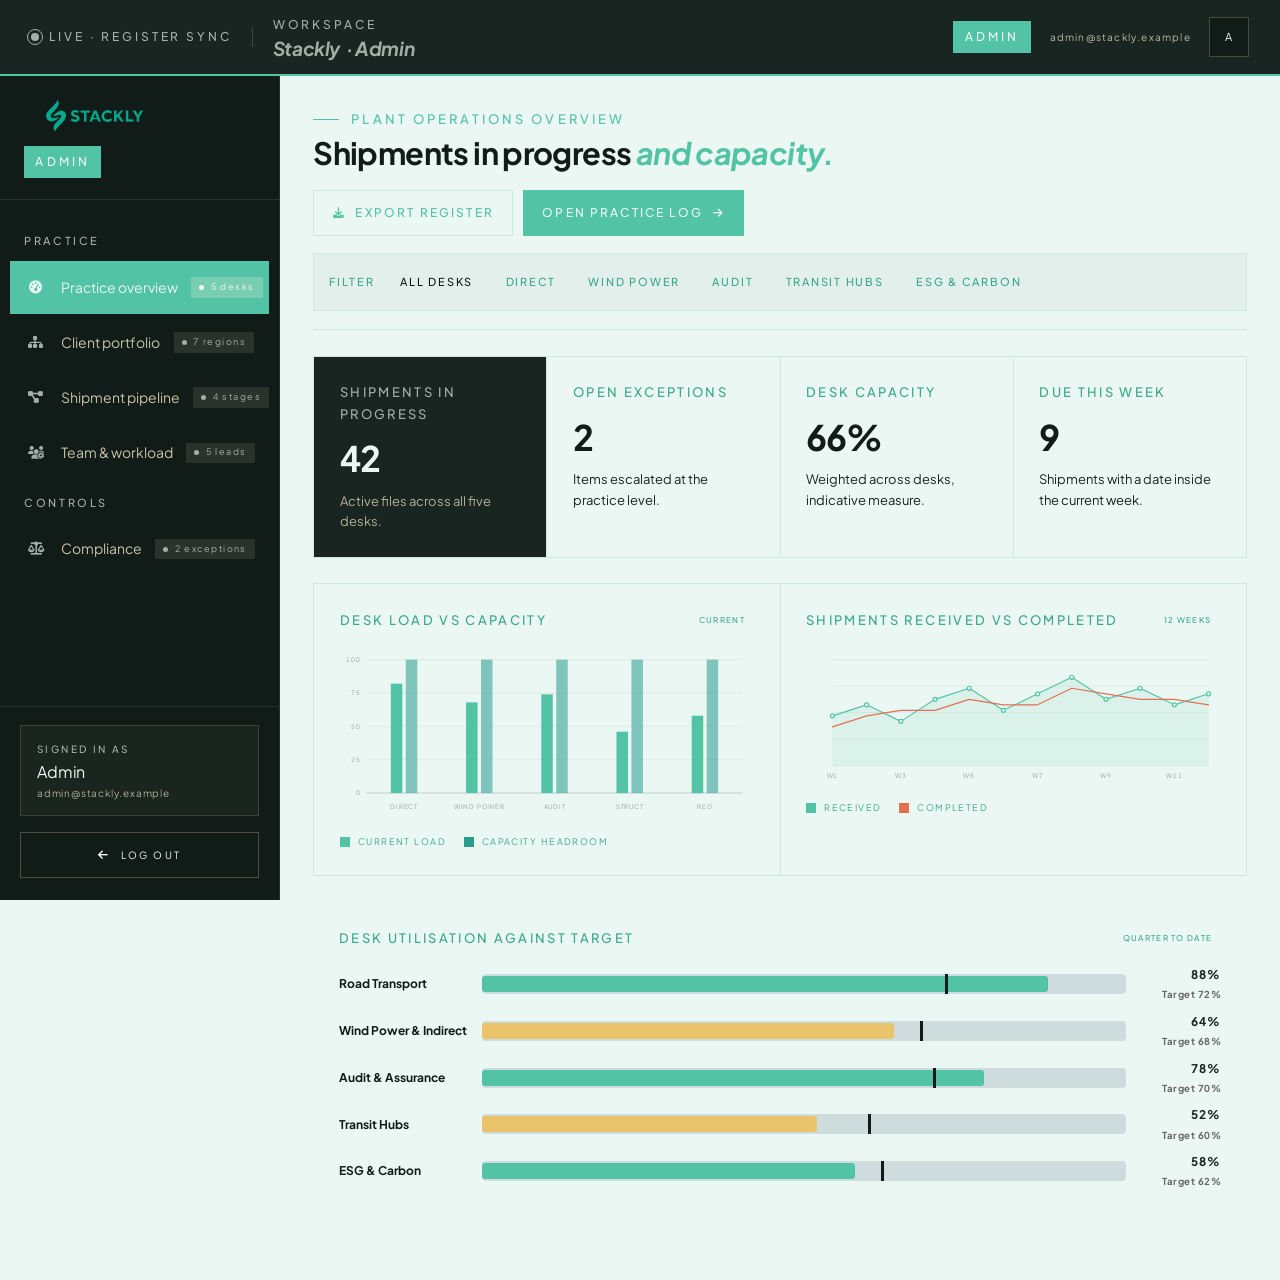
<file: admin.html>
<!DOCTYPE html>
<html lang="en">

<head>
    <meta charset="UTF-8">
    <meta name="viewport" content="width=device-width, initial-scale=1">
    <title>Courier Dispatch Operations Dashboard — Stackly Logistics</title>
    <meta name="robots" content="noindex">

    <link rel="preconnect" href="https://fonts.googleapis.com">
    <link rel="preconnect" href="https://fonts.gstatic.com" crossorigin>
    <link href="https://fonts.googleapis.com/css2?family=Plus+Jakarta+Sans:wght@400;500;600;700;800&display=swap" rel="stylesheet">
    <link rel="stylesheet" href="https://cdnjs.cloudflare.com/ajax/libs/font-awesome/6.5.1/css/all.min.css">
    <link rel="stylesheet" href="global.css">

    <style>
        /* ============================================================
   ADMIN DASHBOARD — styles inline per §3 / §48
   Midnight Navy structural accents · Parchment canvas ·
   Deep Ink Navy structure · Advisory Blue controls/statuses
   ============================================================ */

        :root {
            --font-display: 'Plus Jakarta Sans', -apple-system, BlinkMacSystemFont, 'Segoe UI', Roboto, sans-serif;
            --font-body: 'Plus Jakarta Sans', -apple-system, BlinkMacSystemFont, 'Segoe UI', Roboto, sans-serif;
            --font-mono: 'Plus Jakarta Sans', -apple-system, BlinkMacSystemFont, 'Segoe UI', Roboto, sans-serif;
            --font-title: 'Plus Jakarta Sans', -apple-system, BlinkMacSystemFont, 'Segoe UI', Roboto, sans-serif;
            --adash-header-h: 76px;
            --adash-sidebar-w: 280px;
            --adash-ink: #111C18;
            --adash-navy: #182520;
            --adash-accent: #53C3A6;
        }

        body.adash-body {
            font-family: 'Plus Jakarta Sans', -apple-system, BlinkMacSystemFont, 'Segoe UI', Roboto, sans-serif !important;
            background: var(--paper);
            color: var(--ink-900);
            min-height: 100vh;
            overflow-x: clip;
        }

        h1, h2, h3, h4, .h-display, .adash-head__title, .adash-title {
            font-family: 'Plus Jakarta Sans', -apple-system, BlinkMacSystemFont, 'Segoe UI', Roboto, sans-serif !important;
            font-weight: 700 !important;
            letter-spacing: -.02em !important;
        }

        .adash-header__welcome h1, .adash-hero__title {
            font-family: 'Plus Jakarta Sans', -apple-system, BlinkMacSystemFont, 'Segoe UI', Roboto, sans-serif !important;
            font-weight: 700 !important;
        }

        .adash-header__welcome p, .eyebrow, .adash-eyebrow, dt {
            font-family: 'Plus Jakarta Sans', -apple-system, BlinkMacSystemFont, 'Segoe UI', Roboto, sans-serif !important;
            font-weight: 600 !important;
            letter-spacing: .18em !important;
            color: #53C3A6 !important;
        }

        .stat-card__val, .adash-stat__val, .mono, [data-count] {
            font-family: 'Plus Jakarta Sans', -apple-system, BlinkMacSystemFont, 'Segoe UI', Roboto, sans-serif !important;
            font-weight: 700 !important;
        }

        /* ========================== HEADER ============================= */
        .adash-header {
            position: fixed;
            top: 0;
            left: 0;
            right: 0;
            height: var(--adash-header-h);
            z-index: 800;
            background: var(--adash-navy);
            /* Midnight Navy — distinct from user (Ink) */
            color: var(--paper);
            display: flex;
            align-items: center;
            gap: 1.25rem;
            padding-inline: clamp(1rem, 2.4vw, 2rem);
            border-bottom: 2px solid var(--adash-accent);
        }

        .adash-hamburger {
            display: none;
            width: 44px;
            height: 44px;
            flex-direction: column;
            align-items: center;
            justify-content: center;
            gap: 5px;
            border: 1px solid rgba(252, 241, 208, .22);
            color: var(--paper);
            flex: none;
        }

        .adash-hamburger span {
            display: block;
            width: 20px;
            height: 1.5px;
            background: var(--paper);
            transition: transform .4s var(--ease-out), opacity .3s var(--ease-out);
        }

        .adash-hamburger.is-open span:nth-child(1) {
            transform: translateY(6.5px) rotate(45deg);
        }

        .adash-hamburger.is-open span:nth-child(2) {
            opacity: 0;
        }

        .adash-hamburger.is-open span:nth-child(3) {
            transform: translateY(-6.5px) rotate(-45deg);
        }

        .adash-header__pulse {
            display: flex;
            align-items: center;
            gap: .65rem;
            flex: none;
            padding-right: 1.25rem;
            border-right: 1px solid rgba(252, 241, 208, .16);
        }

        .adash-header__dot {
            width: 8px;
            height: 8px;
            background: var(--navy-200);
            border-radius: 50%;
            position: relative;
            flex: none;
        }

        .adash-header__dot::after {
            content: "";
            position: absolute;
            inset: -4px;
            border: 1px solid var(--navy-200);
            border-radius: 50%;
            animation: adash-pulse 2.4s var(--ease-out) infinite;
        }

        @keyframes adash-pulse {
            0% {
                transform: scale(.7);
                opacity: .9;
            }

            70% {
                transform: scale(1.6);
                opacity: 0;
            }

            100% {
                transform: scale(1.6);
                opacity: 0;
            }
        }

        .adash-header__pulse-label {
            font-family: 'Plus Jakarta Sans', -apple-system, BlinkMacSystemFont, 'Segoe UI', Roboto, sans-serif !important;
            font-size: .75rem;
            letter-spacing: .24em;
            text-transform: uppercase;
            color: var(--navy-200);
            white-space: nowrap;
            font-weight: 500;
        }

        .adash-header__title {
            display: flex;
            flex-direction: column;
            gap: .2rem;
            min-width: 0;
        }

        .adash-header__title p {
            font-family: 'Plus Jakarta Sans', -apple-system, BlinkMacSystemFont, 'Segoe UI', Roboto, sans-serif !important;
            font-size: .75rem;
            letter-spacing: .24em;
            text-transform: uppercase;
            color: var(--navy-200);
            font-weight: 500;
        }

        .adash-header__title h1 {
            font-family: 'Plus Jakarta Sans', -apple-system, BlinkMacSystemFont, 'Segoe UI', Roboto, sans-serif !important;
            font-size: clamp(1.02rem, 1.5vw, 1.22rem);
            line-height: 1.1;
            letter-spacing: -.012em;
            color: var(--paper);
            font-weight: 400;
        }

        .adash-header__title h1 span {
            color: var(--navy-200);
            font-style: italic;
        }

        .adash-header__meta {
            margin-left: auto;
            display: flex;
            align-items: center;
            gap: 1.15rem;
        }

        .adash-header__role {
            font-family: 'Plus Jakarta Sans', -apple-system, BlinkMacSystemFont, 'Segoe UI', Roboto, sans-serif !important;
            font-size: .75rem;
            letter-spacing: .26em;
            text-transform: uppercase;
            color: var(--paper);
            background: var(--adash-accent);
            padding: .4rem .75rem;
            font-weight: 500;
        }

        .adash-header__email {
            font-family: 'Plus Jakarta Sans', -apple-system, BlinkMacSystemFont, 'Segoe UI', Roboto, sans-serif !important;
            font-size: .625rem;
            letter-spacing: .12em;
            color: rgba(252, 241, 208, .72);
            max-width: 22ch;
            overflow: hidden;
            text-overflow: ellipsis;
            white-space: nowrap;
        }

        .adash-header__profile {
            width: 40px;
            height: 40px;
            border: 1px solid rgba(252, 241, 208, .22);
            display: grid;
            place-items: center;
            font-family: 'Plus Jakarta Sans', -apple-system, BlinkMacSystemFont, 'Segoe UI', Roboto, sans-serif !important;
            font-size: .6875rem;
            letter-spacing: .1em;
            color: var(--paper);
            background: var(--adash-ink);
            flex: none;
        }

        /* ========================== LAYOUT ============================= */
        .adash-layout {
            display: grid;
            grid-template-columns: var(--adash-sidebar-w) 1fr;
            grid-template-areas: "sidebar main";
            min-height: 100vh;
            padding-top: var(--adash-header-h);
            max-width: 100vw;
            overflow-x: clip;
        }

        .adash-sidebar {
            grid-area: sidebar;
        }

        .adash-main {
            grid-area: main;
            min-width: 0;
            max-width: 100%;
            overflow-x: clip;
        }

        /* ========================== SIDEBAR ============================ */
        .adash-sidebar {
            position: fixed;
            top: var(--adash-header-h);
            bottom: 0;
            width: var(--adash-sidebar-w);
            left: 0;
            background: var(--adash-ink);
            /* Deep Ink Navy — deeper than user */
            color: var(--paper);
            display: flex;
            flex-direction: column;
            border-right: 1px solid rgba(252, 241, 208, .1);
            z-index: 700;
            overflow-y: auto;
            scrollbar-width: none;
            -ms-overflow-style: none;
        }

        .adash-sidebar::-webkit-scrollbar {
            display: none;
        }

        .adash-sidebar__top {
            padding: 1.5rem 1.5rem 1.35rem;
            border-bottom: 1px solid rgba(252, 241, 208, .1);
            display: flex;
            flex-direction: column;
            gap: .85rem;
            position: relative;
        }

        .adash-brand {
            display: inline-flex;
            align-items: center;
            gap: .75rem;
            color: var(--paper);
        }

        .adash-brand img {
            width: 140px;
            height: 32px;
            object-fit: contain;
            
        }

        .adash-brand__name {
            display: flex;
            flex-direction: column;
            font-family: 'Plus Jakarta Sans', -apple-system, BlinkMacSystemFont, 'Segoe UI', Roboto, sans-serif !important;
            font-size: 1rem;
            line-height: 1.05;
            letter-spacing: -.01em;
        }

        .adash-brand__name em {
            font-family: 'Plus Jakarta Sans', -apple-system, BlinkMacSystemFont, 'Segoe UI', Roboto, sans-serif !important;
            font-style: normal;
            font-size: .5rem;
            letter-spacing: .22em;
            text-transform: uppercase;
            color: var(--navy-200);
            margin-top: .28rem;
        }

        .adash-role-chip {
            align-self: flex-start;
            font-family: 'Plus Jakarta Sans', -apple-system, BlinkMacSystemFont, 'Segoe UI', Roboto, sans-serif !important;
            font-size: .75rem;
            letter-spacing: .26em;
            text-transform: uppercase;
            color: var(--paper);
            background: var(--adash-accent);
            border: 1px solid var(--adash-accent);
            padding: .32rem .65rem;
            font-weight: 500;
        }

        .adash-drawer-close {
            display: none;
            position: absolute;
            top: 1.5rem;
            right: 1.5rem;
            width: 42px;
            height: 42px;
            border: 1px solid rgba(252, 241, 208, .22);
            color: var(--paper);
            font-size: 1rem;
            place-items: center;
        }

        /* -------------------------- NAV -------------------------------- */
        .adash-nav {
            flex: 1;
            padding: 1.25rem .65rem;
            display: flex;
            flex-direction: column;
            gap: .18rem;
        }

        .adash-nav__label {
            font-family: 'Plus Jakarta Sans', -apple-system, BlinkMacSystemFont, 'Segoe UI', Roboto, sans-serif !important;
            font-size: .6875rem;
            letter-spacing: .24em;
            text-transform: uppercase;
            color: var(--navy-200);
            padding: .75rem .85rem .5rem;
            font-weight: 500;
        }

        .adash-nav__item {
            display: grid;
            grid-template-columns: 22px 1fr auto;
            gap: .85rem;
            align-items: center;
            width: 100%;
            text-align: left;
            padding: .85rem .85rem;
            font-family: 'Plus Jakarta Sans', -apple-system, BlinkMacSystemFont, 'Segoe UI', Roboto, sans-serif !important;
            font-size: .875rem;
            color: rgba(252, 241, 208, .78);
            border: 1px solid transparent;
            white-space: nowrap;
            transition: background-color .3s var(--ease-out),
                color .3s var(--ease-out),
                border-color .3s var(--ease-out);
        }

        .adash-nav__item i {
            font-size: .82rem;
            color: var(--navy-200);
            text-align: center;
            transition: color .3s var(--ease-out);
        }

        .adash-nav__item:hover {
            color: var(--paper);
            background: rgba(252, 241, 208, .06);
        }

        .adash-nav__item:hover i {
            color: var(--paper);
        }

        .adash-nav__item.is-active {
            color: var(--paper);
            background: var(--adash-accent);
            border-color: var(--adash-accent);
        }

        .adash-nav__item.is-active i {
            color: var(--paper);
        }

        .adash-nav__badge {
            display: inline-flex;
            align-items: center;
            gap: .4rem;
            font-family: 'Plus Jakarta Sans', -apple-system, BlinkMacSystemFont, 'Segoe UI', Roboto, sans-serif !important;
            font-size: .5625rem;
            letter-spacing: .16em;
            color: var(--navy-200);
            background: rgba(252, 241, 208, .1);
            padding: .18rem .5rem;
            font-variant-numeric: tabular-nums;
        }

        .adash-nav__badge::before {
            content: "";
            width: 5px;
            height: 5px;
            background: var(--navy-200);
            border-radius: 50%;
            flex: none;
        }

        .adash-nav__item.is-active .adash-nav__badge {
            background: rgba(252, 241, 208, .22);
            color: var(--paper);
        }

        .adash-nav__item.is-active .adash-nav__badge::before {
            background: var(--paper);
        }

        /* ----------------------- SIDEBAR FOOT -------------------------- */
        .adash-sidebar__foot {
            padding: 1.1rem 1.25rem 1.35rem;
            border-top: 1px solid rgba(252, 241, 208, .1);
            display: flex;
            flex-direction: column;
            gap: 1rem;
        }

        .adash-identity {
            display: flex;
            flex-direction: column;
            gap: .3rem;
            padding: .95rem 1rem;
            border: 1px solid rgba(252, 241, 208, .14);
            background: rgba(252, 241, 208, .04);
        }

        .adash-identity__label {
            font-family: 'Plus Jakarta Sans', -apple-system, BlinkMacSystemFont, 'Segoe UI', Roboto, sans-serif !important;
            font-size: .625rem;
            letter-spacing: .24em;
            text-transform: uppercase;
            color: var(--navy-200);
            font-weight: 500;
        }

        .adash-identity__name {
            font-family: 'Plus Jakarta Sans', -apple-system, BlinkMacSystemFont, 'Segoe UI', Roboto, sans-serif !important;
            font-size: 1rem;
            letter-spacing: -.01em;
            color: var(--paper);
            line-height: 1.2;
        }

        .adash-identity__email {
            font-family: 'Plus Jakarta Sans', -apple-system, BlinkMacSystemFont, 'Segoe UI', Roboto, sans-serif !important;
            font-size: .625rem;
            letter-spacing: .08em;
            color: rgba(252, 241, 208, .66);
            word-break: break-all;
            line-height: 1.4;
        }

        .adash-logout {
            display: inline-flex;
            align-items: center;
            justify-content: center;
            gap: .65rem;
            min-height: 46px;
            width: 100%;
            font-family: 'Plus Jakarta Sans', -apple-system, BlinkMacSystemFont, 'Segoe UI', Roboto, sans-serif !important;
            font-size: .625rem;
            letter-spacing: .22em;
            text-transform: uppercase;
            color: var(--paper);
            background: transparent;
            border: 1px solid rgba(252, 241, 208, .24);
            transition: background-color .35s var(--ease-out),
                color .35s var(--ease-out),
                border-color .35s var(--ease-out);
        }

        .adash-logout:hover {
            background: var(--paper);
            color: var(--adash-ink);
            border-color: var(--paper);
        }

        .adash-logout i {
            font-size: .7rem;
        }

        /* --------------------------- SCRIM ----------------------------- */
        .adash-scrim {
            position: fixed;
            inset: 0;
            background: rgba(1, 7, 56, .62);
            z-index: 690;
            opacity: 0;
            visibility: hidden;
            transition: opacity .4s var(--ease-out), visibility 0s linear .4s;
        }

        .adash-scrim.is-open {
            opacity: 1;
            visibility: visible;
            transition: opacity .4s var(--ease-out), visibility 0s;
        }

        /* ========================== MAIN =============================== */
        .adash-main {
            padding: clamp(1.5rem, 2.6vw, 2.25rem) clamp(1.35rem, 2.6vw, 2.25rem) 4rem;
            display: flex;
            flex-direction: column;
            gap: 1.6rem;
        }

        .adash-panel {
            display: none;
            flex-direction: column;
            gap: 1.6rem;
        }

        .adash-panel.is-active {
            display: flex;
        }

        /* ----------------------- PANEL HEAD (RIBBON) ------------------- */
        .adash-ribbon {
            display: flex;
            flex-direction: column;
            gap: 1.1rem;
            padding-bottom: 1.15rem;
            border-bottom: 1px solid var(--rule);
        }

        .adash-ribbon__top {
            display: flex;
            flex-wrap: wrap;
            align-items: flex-end;
            justify-content: space-between;
            gap: 1.25rem;
        }

        .adash-ribbon__eyebrow {
            font-family: 'Plus Jakarta Sans', -apple-system, BlinkMacSystemFont, 'Segoe UI', Roboto, sans-serif !important;
            font-size: .8125rem;
            letter-spacing: .24em;
            text-transform: uppercase;
            color: var(--adash-accent);
            display: flex;
            align-items: center;
            gap: .75rem;
            margin-bottom: .35rem;
            font-weight: 500;
        }

        .adash-ribbon__eyebrow::before {
            content: "";
            width: 26px;
            height: 1px;
            background: var(--adash-accent);
        }

        .adash-ribbon h2 {
            font-family: 'Plus Jakarta Sans', -apple-system, BlinkMacSystemFont, 'Segoe UI', Roboto, sans-serif !important;
            font-size: clamp(1.5rem, 2.4vw, 2rem);
            line-height: 1.1;
            letter-spacing: -.02em;
            color: var(--ink-900);
        }

        .adash-ribbon h2 em {
            font-style: italic;
            color: var(--adash-accent);
        }

        .adash-ribbon__actions {
            display: flex;
            flex-wrap: wrap;
            gap: .6rem;
        }

        /* Filter/status rail */
        .adash-rail {
            display: flex;
            flex-wrap: wrap;
            gap: .5rem;
            align-items: center;
            padding: .75rem .9rem;
            background: rgba(13, 28, 66, .035);
            border: 1px solid var(--rule);
            font-family: 'Plus Jakarta Sans', -apple-system, BlinkMacSystemFont, 'Segoe UI', Roboto, sans-serif !important;
            font-size: .6875rem;
            letter-spacing: .18em;
            text-transform: uppercase;
            color: var(--navy-400);
            font-weight: 500;
        }

        .adash-rail__label {
            color: var(--navy-400);
            margin-right: .35rem;
        }

        .adash-chip {
            display: inline-flex;
            align-items: center;
            gap: .45rem;
            padding: .35rem .7rem;
            background: transparent;
            border: 1px solid transparent;
            font-family: 'Plus Jakarta Sans', -apple-system, BlinkMacSystemFont, 'Segoe UI', Roboto, sans-serif !important;
            font-size: .6875rem;
            letter-spacing: .16em;
            text-transform: uppercase;
            color: var(--navy-400);
            font-weight: 500;
            cursor: default;
            transition: color .3s var(--ease-out);
        }

        .adash-chip:hover {
            background: transparent;
            color: var(--navy-800);
            border-color: transparent;
        }

        .adash-chip.is-on {
            background: transparent;
            color: var(--adash-ink);
            border-color: transparent;
        }

        .adash-chip i {
            font-size: .58rem;
        }

        /* ----------------------- BUTTONS ------------------------------- */
        .adash-btn {
            display: inline-flex;
            align-items: center;
            justify-content: center;
            gap: .6rem;
            min-height: 44px;
            padding: .75rem 1.15rem;
            font-family: 'Plus Jakarta Sans', -apple-system, BlinkMacSystemFont, 'Segoe UI', Roboto, sans-serif !important;
            font-size: .75rem;
            letter-spacing: .18em;
            text-transform: uppercase;
            border: 1px solid transparent;
            font-weight: 500;
            transition: background-color .3s var(--ease-out),
                color .3s var(--ease-out),
                border-color .3s var(--ease-out);
        }

        .adash-btn i {
            font-size: .68rem;
            transition: transform .35s var(--ease-out);
        }

        .adash-btn:hover i {
            transform: translateX(4px);
        }

        .adash-btn--solid {
            background: var(--adash-accent);
            color: var(--paper);
            border-color: var(--adash-accent);
        }

        .adash-btn--solid:hover {
            background: var(--adash-ink);
            border-color: var(--adash-ink);
        }

        .adash-btn--outline {
            background: transparent;
            color: var(--adash-accent);
            border-color: var(--rule);
        }

        .adash-btn--outline:hover {
            border-color: var(--adash-accent);
            background: rgba(34, 57, 111, .05);
        }

        /* ---------------------- NOTE STRIP ----------------------------- */
        .adash-note {
            font-family: 'Plus Jakarta Sans', -apple-system, BlinkMacSystemFont, 'Segoe UI', Roboto, sans-serif !important;
            font-size: .6875rem;
            letter-spacing: .18em;
            text-transform: uppercase;
            color: var(--navy-400);
            background: rgba(13, 28, 66, .04);
            border-left: 2px solid var(--adash-accent);
            padding: .85rem 1rem;
            line-height: 1.65;
        }

        /* ---------------------------- GRIDS ---------------------------- */
        .adash-grid {
            display: grid;
            gap: 1px;
            background: var(--rule);
            border: 1px solid var(--rule);
        }

        .adash-grid--2 {
            grid-template-columns: repeat(2, 1fr);
        }

        .adash-grid--3 {
            grid-template-columns: repeat(3, 1fr);
        }

        .adash-grid--4 {
            grid-template-columns: repeat(4, 1fr);
        }

        .adash-grid--2-1 {
            grid-template-columns: 2fr 1fr;
        }

        .adash-grid--1-2 {
            grid-template-columns: 1fr 2fr;
        }

        .adash-card {
            background: var(--paper);
            padding: clamp(1.15rem, 2vw, 1.6rem);
            display: flex;
            flex-direction: column;
            gap: .95rem;
            min-width: 0;
        }

        .adash-card--dark {
            background: var(--adash-navy);
            /* Midnight Navy */
            color: var(--paper);
        }

        .adash-card--dark .adash-card__label {
            color: var(--navy-200);
        }

        .adash-card--dark .adash-card__value {
            color: var(--paper);
        }

        .adash-card--dark .adash-card__note {
            color: rgba(252, 241, 208, .68);
        }

        .adash-card--dark .dash-table thead th {
            color: var(--navy-200);
            border-bottom-color: rgba(252, 241, 208, .16);
        }

        .adash-card--dark .dash-table td {
            color: rgba(252, 241, 208, .84);
            border-bottom-color: rgba(252, 241, 208, .12);
        }

        .adash-card--dark .dash-table .strong {
            color: var(--paper);
        }

        .adash-card--dark .dash-table .mono {
            color: var(--navy-200);
        }

        .adash-card--dark .dash-table tbody tr:hover {
            background: rgba(252, 241, 208, .04);
        }

        .adash-card__label {
            font-family: 'Plus Jakarta Sans', -apple-system, BlinkMacSystemFont, 'Segoe UI', Roboto, sans-serif !important;
            font-size: .8125rem;
            letter-spacing: .18em;
            text-transform: uppercase;
            color: var(--navy-400);
            display: flex;
            align-items: center;
            justify-content: space-between;
            gap: 1rem;
            font-weight: 500;
        }

        .adash-card__label .adash-chip {
            font-size: .5rem;
            padding: .22rem .5rem;
        }

        .adash-card__value {
            font-family: 'Plus Jakarta Sans', -apple-system, BlinkMacSystemFont, 'Segoe UI', Roboto, sans-serif !important;
            font-size: clamp(1.65rem, 2.8vw, 2.2rem);
            line-height: 1;
            letter-spacing: -.028em;
            font-variant-numeric: tabular-nums;
            color: var(--ink-900);
        }

        .adash-card__value small {
            display: block;
            font-family: 'Plus Jakarta Sans', -apple-system, BlinkMacSystemFont, 'Segoe UI', Roboto, sans-serif !important;
            font-size: .625rem;
            letter-spacing: .16em;
            text-transform: uppercase;
            color: var(--navy-400);
            margin-top: .5rem;
            font-weight: 400;
        }

        .adash-card__note {
            font-size: .8125rem;
            line-height: 1.55;
            color: var(--navy-800);
        }

        /* --------------------------- CHARTS ---------------------------- */
        .adash-chart {
            position: relative;
            margin: 0;
            width: 100%;
        }

        .adash-chart svg {
            width: 100%;
            height: auto;
            display: block;
            overflow: visible;
        }

        .adash-chart--line {
            aspect-ratio: 3 / 1;
        }

        .adash-chart--vbar {
            aspect-ratio: 2.4 / 1;
        }

        .adash-chart--stack {
            aspect-ratio: 2.4 / 1;
        }

        .adash-chart--pie {
            aspect-ratio: 1 / 1;
            max-width: 240px;
            margin-inline: auto;
        }

        .adash-axis {
            font-family: 'Plus Jakarta Sans', -apple-system, BlinkMacSystemFont, 'Segoe UI', Roboto, sans-serif !important;
            font-size: .6875rem;
            letter-spacing: .12em;
            text-transform: uppercase;
            fill: var(--chart-axis);
            font-variant-numeric: tabular-nums;
        }

        .adash-grid-line {
            stroke: var(--chart-grid);
            stroke-width: 1;
        }

        .adash-line {
            fill: none;
            stroke-width: 2;
            stroke-linejoin: round;
            stroke-linecap: round;
        }

        .adash-area {
            fill-opacity: .1;
            stroke: none;
        }

        .adash-vbar {
            transform-box: fill-box;
            transform-origin: center bottom;
            transform: scaleY(0);
            transition: transform 1s var(--ease-out);
        }

        .adash-vbar.is-in {
            transform: scaleY(1);
        }

        .adash-stack-seg {
            transform-box: fill-box;
            transform-origin: center bottom;
            transform: scaleY(0);
            transition: transform .9s var(--ease-out);
        }

        .adash-stack-seg.is-in {
            transform: scaleY(1);
        }

        .adash-pie-seg {
            opacity: 0;
            transition: opacity .5s var(--ease-out);
        }

        .adash-pie-seg.is-in {
            opacity: 1;
        }

        /* tooltip */
        .adash-tip {
            position: absolute;
            pointer-events: none;
            background: var(--adash-ink);
            color: var(--paper);
            font-family: 'Plus Jakarta Sans', -apple-system, BlinkMacSystemFont, 'Segoe UI', Roboto, sans-serif !important;
            font-size: .5625rem;
            letter-spacing: .14em;
            text-transform: uppercase;
            padding: .5rem .7rem;
            border: 1px solid rgba(252, 241, 208, .22);
            white-space: nowrap;
            opacity: 0;
            transform: translate3d(-50%, -125%, 0);
            transition: opacity .2s var(--ease-out);
            z-index: 5;
            font-variant-numeric: tabular-nums;
        }

        .adash-tip.is-visible {
            opacity: 1;
        }

        .adash-tip b {
            display: block;
            color: var(--navy-200);
            font-weight: 400;
            font-size: .5rem;
            letter-spacing: .22em;
            margin-bottom: .2rem;
        }

        /* chart legend */
        .adash-legend {
            display: flex;
            flex-wrap: wrap;
            gap: .55rem 1.1rem;
            font-family: 'Plus Jakarta Sans', -apple-system, BlinkMacSystemFont, 'Segoe UI', Roboto, sans-serif !important;
            font-size: .5625rem;
            letter-spacing: .16em;
            text-transform: uppercase;
            color: var(--navy-400);
        }

        .adash-legend span {
            display: inline-flex;
            align-items: center;
            gap: .5rem;
        }

        .adash-legend i {
            width: 10px;
            height: 10px;
            display: inline-block;
            flex: none;
        }

        /* --------------------- BULLET CHART ---------------------------- */
        .bullet {
            display: flex;
            flex-direction: column;
            gap: .55rem;
        }

        .bullet__row {
            display: grid;
            grid-template-columns: 130px 1fr 82px;
            gap: .85rem;
            align-items: center;
            font-size: .8125rem;
        }

        .bullet__label {
            font-family: 'Plus Jakarta Sans', -apple-system, BlinkMacSystemFont, 'Segoe UI', Roboto, sans-serif !important;
            font-size: .5625rem;
            letter-spacing: .16em;
            text-transform: uppercase;
            color: var(--navy-400);
            line-height: 1.3;
        }

        .bullet__track {
            position: relative;
            height: 20px;
            background: rgba(13, 28, 66, .12);
            overflow: hidden;
            border-radius: 4px;
        }

        .bullet__target {
            position: absolute;
            top: 0;
            bottom: 0;
            width: 3px;
            background: var(--adash-ink, #111C18);
            z-index: 5;
        }

        .bullet__fill {
            position: absolute;
            top: 2px;
            bottom: 2px;
            left: 0;
            width: 100%;
            display: block;
            background: #53C3A6 !important;
            border-radius: 3px;
            transform-origin: left;
            transition: width 1s var(--ease-out), transform 1.1s var(--ease-out);
            z-index: 2;
        }

        .bullet__fill.is-in {
            transform: scaleX(1) !important;
            opacity: 1 !important;
        }

        .bullet__fill--warn {
            background: #E9C46A !important;
        }

        .bullet__fill--ok {
            background: #53C3A6 !important;
        }

        .bullet__val {
            text-align: right;
            font-family: 'Plus Jakarta Sans', -apple-system, BlinkMacSystemFont, 'Segoe UI', Roboto, sans-serif !important;
            font-size: .625rem;
            letter-spacing: .1em;
            color: var(--navy-800);
            font-variant-numeric: tabular-nums;
        }

        .bullet__val small {
            display: block;
            color: var(--navy-400);
            font-size: .5rem;
            letter-spacing: .18em;
            margin-top: .15rem;
        }

        /* --------------------- HEATMAP --------------------------------- */
        .heatmap {
            display: grid;
            grid-template-columns: 130px repeat(4, 1fr);
            gap: 3px;
        }

        .heatmap__head {
            font-family: 'Plus Jakarta Sans', -apple-system, BlinkMacSystemFont, 'Segoe UI', Roboto, sans-serif !important;
            font-size: .5625rem;
            letter-spacing: .2em;
            text-transform: uppercase;
            color: var(--navy-400);
            text-align: center;
            padding: .35rem 0;
        }

        .heatmap__row-label {
            font-family: 'Plus Jakarta Sans', -apple-system, BlinkMacSystemFont, 'Segoe UI', Roboto, sans-serif !important;
            font-size: .5625rem;
            letter-spacing: .18em;
            text-transform: uppercase;
            color: var(--navy-800);
            align-self: center;
            line-height: 1.3;
        }

        .heatmap__cell {
            aspect-ratio: 1.6 / 1;
            display: grid;
            place-items: center;
            font-family: 'Plus Jakarta Sans', -apple-system, BlinkMacSystemFont, 'Segoe UI', Roboto, sans-serif !important;
            font-size: .5625rem;
            letter-spacing: .1em;
            color: var(--paper);
            font-variant-numeric: tabular-nums;
            background: var(--adash-accent);
            opacity: 0;
            transition: opacity .7s var(--ease-out);
        }

        .heatmap__cell.is-in {
            opacity: 1;
        }

        .heatmap__cell[data-lvl="0"] {
            opacity: 0;
            background: rgba(13, 28, 66, .06);
            color: var(--navy-400);
        }

        .heatmap__cell[data-lvl="1"] {
            opacity: 0;
            background: rgba(34, 57, 111, .22);
            color: var(--ink-900);
        }

        .heatmap__cell[data-lvl="2"] {
            opacity: 0;
            background: rgba(34, 57, 111, .45);
        }

        .heatmap__cell[data-lvl="3"] {
            opacity: 0;
            background: rgba(34, 57, 111, .7);
        }

        .heatmap__cell[data-lvl="4"] {
            opacity: 0;
            background: rgba(34, 57, 111, .95);
        }

        .heatmap__cell.is-in[data-lvl="1"] {
            opacity: 1;
        }

        .heatmap__cell.is-in[data-lvl="2"] {
            opacity: 1;
        }

        .heatmap__cell.is-in[data-lvl="3"] {
            opacity: 1;
        }

        .heatmap__cell.is-in[data-lvl="4"] {
            opacity: 1;
        }

        .heatmap__cell.is-in[data-lvl="0"] {
            opacity: .35;
        }

        /* --------------------- DISTRIBUTION COLUMNS -------------------- */
        .dist {
            display: grid;
            grid-template-columns: repeat(5, 1fr);
            gap: 1px;
            background: var(--rule);
            border: 1px solid var(--rule);
            height: 220px;
        }

        .dist__col {
            background: var(--paper);
            display: flex;
            flex-direction: column;
            justify-content: flex-end;
            align-items: center;
            padding: .55rem .4rem .75rem;
            position: relative;
            gap: .5rem;
        }

        .dist__col-label {
            position: absolute;
            top: .55rem;
            left: 0;
            right: 0;
            text-align: center;
            font-family: 'Plus Jakarta Sans', -apple-system, BlinkMacSystemFont, 'Segoe UI', Roboto, sans-serif !important;
            font-size: .5rem;
            letter-spacing: .18em;
            text-transform: uppercase;
            color: var(--navy-400);
        }

        .dist__bar {
            width: 60%;
            background: var(--adash-accent);
            transform: scaleY(0);
            transform-origin: bottom;
            transition: transform 1s var(--ease-out);
            height: 100%;
        }

        .dist__bar.is-in {
            transform: scaleY(1);
        }

        .dist__val {
            font-family: 'Plus Jakarta Sans', -apple-system, BlinkMacSystemFont, 'Segoe UI', Roboto, sans-serif !important;
            font-size: .625rem;
            letter-spacing: .1em;
            color: var(--navy-800);
            font-variant-numeric: tabular-nums;
        }

        /* --------------------- RADIAL INDICATORS ----------------------- */
        .radials {
            display: grid;
            grid-template-columns: repeat(5, 1fr);
            gap: 1px;
            background: var(--rule);
            border: 1px solid var(--rule);
        }

        .radial {
            background: var(--paper);
            padding: clamp(1rem, 1.8vw, 1.4rem);
            display: flex;
            flex-direction: column;
            align-items: center;
            gap: .75rem;
            text-align: center;
        }

        .radial__chart {
            position: relative;
            width: 100%;
            max-width: 110px;
            aspect-ratio: 1 / 1;
        }

        .radial__chart svg {
            transform: rotate(-90deg);
        }

        .radial__track {
            fill: none;
            stroke: rgba(13, 28, 66, .08);
            stroke-width: 8;
        }

        .radial__bar {
            fill: none;
            stroke: var(--adash-accent);
            stroke-width: 8;
            transition: stroke-dashoffset 1.3s var(--ease-out);
        }

        .radial__bar--ok {
            stroke: var(--state-ok);
        }

        .radial__bar--warn {
            stroke: var(--state-warn);
        }

        .radial__value {
            position: absolute;
            inset: 0;
            display: grid;
            place-items: center;
            font-family: 'Plus Jakarta Sans', -apple-system, BlinkMacSystemFont, 'Segoe UI', Roboto, sans-serif !important;
            font-size: 1.15rem;
            letter-spacing: -.01em;
            font-variant-numeric: tabular-nums;
        }

        .radial__name {
            font-family: 'Plus Jakarta Sans', -apple-system, BlinkMacSystemFont, 'Segoe UI', Roboto, sans-serif !important;
            font-size: .9375rem;
            letter-spacing: -.005em;
            color: var(--ink-900);
        }

        .radial__role {
            font-family: 'Plus Jakarta Sans', -apple-system, BlinkMacSystemFont, 'Segoe UI', Roboto, sans-serif !important;
            font-size: .5rem;
            letter-spacing: .2em;
            text-transform: uppercase;
            color: var(--navy-400);
            line-height: 1.4;
        }

        /* -------------------------- TABLES ----------------------------- */
        .dash-table-wrap {
            width: 100%;
            overflow-x: auto;
            -webkit-overflow-scrolling: touch;
        }

        .dash-table {
            width: 100%;
            border-collapse: collapse;
            font-size: .8438rem;
            min-width: 580px;
        }

        .dash-table thead th {
            text-align: left;
            font-family: 'Plus Jakarta Sans', -apple-system, BlinkMacSystemFont, 'Segoe UI', Roboto, sans-serif !important;
            font-size: .5625rem;
            letter-spacing: .2em;
            text-transform: uppercase;
            color: var(--navy-400);
            font-weight: 500;
            padding: .6rem .7rem .7rem;
            border-bottom: 1px solid var(--rule);
            white-space: nowrap;
        }

        .dash-table td {
            padding: .85rem .7rem;
            border-bottom: 1px solid var(--rule);
            color: var(--navy-800);
            font-variant-numeric: tabular-nums;
            vertical-align: middle;
        }

        .dash-table tbody tr:last-child td {
            border-bottom: 0;
        }

        .dash-table tbody tr:hover {
            background: rgba(13, 28, 66, .025);
        }

        .dash-table td:last-child {
            text-align: right;
            white-space: nowrap;
        }

        .dash-table .mono {
            font-family: 'Plus Jakarta Sans', -apple-system, BlinkMacSystemFont, 'Segoe UI', Roboto, sans-serif !important;
            font-size: .625rem;
            letter-spacing: .14em;
            color: var(--navy-400);
            text-transform: uppercase;
        }

        .dash-table .strong {
            color: var(--ink-900);
            font-weight: 500;
        }

        .tag {
            display: inline-block;
            font-family: 'Plus Jakarta Sans', -apple-system, BlinkMacSystemFont, 'Segoe UI', Roboto, sans-serif !important;
            font-size: .5625rem;
            letter-spacing: .18em;
            text-transform: uppercase;
            padding: .28rem .6rem;
            border: 1px solid var(--rule);
            color: var(--adash-accent);
            white-space: nowrap;
        }

        .tag--ok {
            color: var(--state-ok);
            border-color: rgba(63, 107, 87, .4);
        }

        .tag--warn {
            color: var(--state-warn);
            border-color: rgba(138, 106, 46, .4);
        }

        .tag--err {
            color: var(--state-error);
            border-color: rgba(138, 59, 55, .4);
        }

        .tag--soft {
            color: var(--navy-400);
        }

        /* -------------------------- LISTS ------------------------------ */
        .adash-list {
            display: flex;
            flex-direction: column;
        }

        .adash-list li {
            display: grid;
            grid-template-columns: 40px 1fr auto;
            gap: 1rem;
            align-items: baseline;
            padding: .9rem 0;
            border-bottom: 1px solid var(--rule);
        }

        .adash-list li:last-child {
            border-bottom: 0;
        }

        .adash-list i {
            color: var(--adash-accent);
            font-size: .85rem;
            text-align: center;
            margin-top: .25rem;
        }

        .adash-list h4 {
            font-family: 'Plus Jakarta Sans', -apple-system, BlinkMacSystemFont, 'Segoe UI', Roboto, sans-serif !important;
            font-size: 1rem;
            letter-spacing: -.01em;
            margin-bottom: .3rem;
            line-height: 1.25;
        }

        .adash-list p {
            font-size: .8438rem;
            color: var(--navy-800);
            line-height: 1.55;
            max-width: 62ch;
        }

        .adash-list .mono {
            font-size: .5625rem;
            color: var(--navy-400);
            letter-spacing: .18em;
            white-space: nowrap;
        }

        /* -------------------------- EXCEPTIONS ------------------------- */
        .exception {
            display: grid;
            grid-template-columns: 88px 1fr auto;
            gap: 1rem;
            align-items: center;
            padding: 1rem 1.1rem;
            background: rgba(138, 59, 55, .05);
            border-left: 3px solid var(--state-error);
            border-bottom: 1px solid var(--rule);
        }

        .exception:last-child {
            border-bottom: 0;
        }

        .exception__severity {
            font-family: 'Plus Jakarta Sans', -apple-system, BlinkMacSystemFont, 'Segoe UI', Roboto, sans-serif !important;
            font-size: .5625rem;
            letter-spacing: .2em;
            text-transform: uppercase;
            color: var(--state-error);
            font-weight: 500;
        }

        .exception__severity--warn {
            color: var(--state-warn);
        }

        .exception__body h4 {
            font-family: 'Plus Jakarta Sans', -apple-system, BlinkMacSystemFont, 'Segoe UI', Roboto, sans-serif !important;
            font-size: .9688rem;
            letter-spacing: -.005em;
            margin-bottom: .25rem;
            line-height: 1.28;
        }

        .exception__body p {
            font-size: .8125rem;
            color: var(--navy-800);
            line-height: 1.55;
            max-width: 70ch;
        }

        .exception__action {
            font-family: 'Plus Jakarta Sans', -apple-system, BlinkMacSystemFont, 'Segoe UI', Roboto, sans-serif !important;
            font-size: .5625rem;
            letter-spacing: .2em;
            text-transform: uppercase;
            color: var(--adash-accent);
            white-space: nowrap;
            border-bottom: 1px solid transparent;
            padding-bottom: 1px;
            transition: border-color .35s var(--ease-out);
        }

        .exception__action:hover {
            border-bottom-color: currentColor;
        }

        /* -------------------------- AVATAR ----------------------------- */
        .adash-avatar {
            display: flex;
            gap: 1rem;
            align-items: center;
            padding-bottom: 1rem;
            border-bottom: 1px solid var(--rule);
        }

        .adash-avatar img {
            width: 56px;
            height: 56px;
            object-fit: cover;
            border: 1px solid var(--rule);
            filter: grayscale(100%) contrast(1.02);
            flex: none;
        }

        .adash-avatar__meta {
            display: flex;
            flex-direction: column;
            gap: .25rem;
        }

        .adash-avatar__name {
            font-family: 'Plus Jakarta Sans', -apple-system, BlinkMacSystemFont, 'Segoe UI', Roboto, sans-serif !important;
            font-size: 1.05rem;
            letter-spacing: -.01em;
        }

        .adash-avatar__role {
            font-family: 'Plus Jakarta Sans', -apple-system, BlinkMacSystemFont, 'Segoe UI', Roboto, sans-serif !important;
            font-size: .5625rem;
            letter-spacing: .22em;
            text-transform: uppercase;
            color: var(--navy-400);
        }

        /* ========================== BREAKPOINTS ======================== */
        @media (max-width: 1180px) {
            .adash-grid--4 {
                grid-template-columns: repeat(2, 1fr);
            }

            .radials {
                grid-template-columns: repeat(3, 1fr);
            }
        }

        @media (max-width: 1100px) {
            .adash-grid--3 {
                grid-template-columns: 1fr;
            }

            .adash-grid--2-1,
            .adash-grid--1-2 {
                grid-template-columns: 1fr;
            }
        }

        @media (max-width: 900px) {
            .adash-layout {
                grid-template-columns: 1fr;
                grid-template-areas: "main";
            }

            .adash-sidebar {
                position: fixed;
                inset: 0;
                width: 100%;
                top: 0;
                bottom: 0;
                left: 0;
                z-index: 1000;
                transform: translate3d(0, -100%, 0);
                transition: transform .58s var(--ease-out);
                overflow-y: auto;
                border-right: 0;
            }

            .adash-sidebar.is-open {
                transform: none;
            }

            .adash-sidebar__top {
                padding: 1.75rem 1.5rem 1.5rem;
                flex-direction: row;
                align-items: center;
                gap: 1rem;
                flex-wrap: wrap;
            }

            .adash-drawer-close {
                display: grid;
            }

            .adash-nav {
                flex: 1;
                padding: 1.5rem 1rem;
                justify-content: center;
                align-items: stretch;
                gap: .5rem;
            }

            .adash-nav__item {
                padding: 1.05rem 1rem;
                font-size: 1rem;
            }

            .adash-sidebar__foot {
                padding: 1.5rem 1.5rem 2rem;
                margin-top: auto;
            }

            .adash-hamburger {
                display: flex;
            }

            /* Hide on mobile per §20 */
            .adash-header__role,
            .adash-header__profile,
            .adash-header__email,
            .adash-header__pulse,
            .adash-header__title p {
                display: none;
            }

            .adash-header__meta {
                gap: 0;
            }

            .adash-main {
                padding: 1.35rem 1.15rem 3rem;
            }

            .adash-grid--4,
            .adash-grid--3,
            .adash-grid--2 {
                grid-template-columns: 1fr;
            }

            .radials {
                grid-template-columns: repeat(2, 1fr);
            }
        }

        @media (max-width: 720px) {
            .adash-ribbon__top {
                flex-direction: column;
                align-items: flex-start;
            }

            .adash-ribbon__actions {
                width: 100%;
            }

            .adash-ribbon__actions .adash-btn {
                flex: 1;
            }

            .bullet__row {
                grid-template-columns: 100px 1fr 68px;
            }

            .heatmap-wrap {
                width: 100%;
                overflow-x: auto;
                -webkit-overflow-scrolling: touch;
            }

            .heatmap {
                grid-template-columns: 100px repeat(4, 1fr);
                min-width: 440px;
            }

            .dist {
                height: 180px;
            }
        }

        @media (max-width: 600px) {
            .radials {
                grid-template-columns: 1fr;
            }

            .exception {
                grid-template-columns: 1fr;
                gap: .5rem;
            }

            .adash-list li {
                grid-template-columns: 32px 1fr;
                row-gap: .35rem;
            }

            .adash-list li .mono {
                grid-column: 2;
            }

            .adash-rail {
                font-size: .5rem;
            }
        }

        @media (max-width: 480px) {
            .bullet__row {
                grid-template-columns: 84px 1fr 60px;
            }

            .dist__col-label {
                font-size: .4375rem;
            }
        }

        /* ======================= REDUCED MOTION ======================== */
        @media (prefers-reduced-motion: reduce) {

            .adash-sidebar,
            .adash-scrim,
            .adash-vbar,
            .adash-stack-seg,
            .adash-pie-seg,
            .heatmap__cell,
            .bullet__fill,
            .dist__bar,
            .radial__bar,
            .adash-hamburger span {
                transition: none !important;
            }

            .adash-header__dot::after {
                animation: none;
            }

            .adash-hamburger.is-open span:nth-child(1),
            .adash-hamburger.is-open span:nth-child(2),
            .adash-hamburger.is-open span:nth-child(3) {
                transform: none;
                opacity: 1;
            }
        }

        .sr-only {
            position: absolute;
            width: 1px;
            height: 1px;
            padding: 0;
            margin: -1px;
            overflow: hidden;
            clip: rect(0, 0, 0, 0);
            white-space: nowrap;
            border: 0;
        }

        @media (min-width: 901px) {
            .mobile-logo-img { display: none !important; }
        }
        @media (max-width: 900px) {
            .desktop-logo-text { display: none !important; }
        }
    </style>
</head>

<body class="adash-body">

    <!-- ============================ HEADER =========================== -->
    <header class="adash-header">
        <button class="adash-hamburger" id="adashHamburger" aria-label="Open practice menu" aria-expanded="false"
            aria-controls="adashSidebar">
            <span></span><span></span><span></span>
        </button>

        <div class="adash-header__pulse">
            <span class="adash-header__dot" aria-hidden="true"></span>
            <span class="adash-header__pulse-label">Live · Register sync</span>
        </div>

        <div class="adash-header__title">
            <p>Workspace</p>
            <h1 style="display: flex; align-items: center; gap: 6px;">
                <a href="404.html" id="mobileAdashBrand" class="mobile-logo-img" style="display: flex; align-items: center; text-decoration: none;">
                    <img src="logo_0970.webp" alt="Stackly" style="height: 24px;  margin-bottom: 2px;">
                </a>
                <span class="desktop-logo-text">Stackly </span><span>· Admin</span>
            </h1>
        </div>

        <div class="adash-header__meta">
            <span class="adash-header__role">Admin</span>
            <span class="adash-header__email" id="adashEmail">admin@stackly.example</span>
            <span class="adash-header__profile" aria-hidden="true" id="adashAvatar">A</span>
        </div>
    </header>

    <!-- ============================ LAYOUT =========================== -->
    <div class="adash-layout">

        <!-- ======================= SIDEBAR / DRAWER ==================== -->
        <aside class="adash-sidebar" id="adashSidebar" aria-label="Practice navigation">

            <div class="adash-sidebar__top">
                <a class="adash-brand" href="404.html" id="adashBrand"
                    aria-label="Stackly admin dashboard — reset to practice overview">
                    <img src="logo_0970.webp" alt="">
                </a>
                <span class="adash-role-chip">Admin</span>
                <button class="adash-drawer-close" id="adashDrawerClose" aria-label="Close menu">
                    <i class="fa-solid fa-xmark" aria-hidden="true"></i>
                </button>
            </div>

            <nav class="adash-nav" aria-label="Practice sections">
                <p class="adash-nav__label">Practice</p>

                <button class="adash-nav__item is-active" data-panel="panel-practice" aria-current="page">
                    <i class="fa-solid fa-gauge-high" aria-hidden="true"></i>
                    <span>Practice overview</span>
                    <span class="adash-nav__badge">5 desks</span>
                </button>

                <button class="adash-nav__item" data-panel="panel-portfolio">
                    <i class="fa-solid fa-sitemap" aria-hidden="true"></i>
                    <span>Client portfolio</span>
                    <span class="adash-nav__badge">7 regions</span>
                </button>

                <button class="adash-nav__item" data-panel="panel-pipeline">
                    <i class="fa-solid fa-diagram-project" aria-hidden="true"></i>
                    <span>Shipment pipeline</span>
                    <span class="adash-nav__badge">4 stages</span>
                </button>

                <button class="adash-nav__item" data-panel="panel-team">
                    <i class="fa-solid fa-users-gear" aria-hidden="true"></i>
                    <span>Team &amp; workload</span>
                    <span class="adash-nav__badge">5 leads</span>
                </button>

                <p class="adash-nav__label">Controls</p>

                <button class="adash-nav__item" data-panel="panel-compliance">
                    <i class="fa-solid fa-scale-balanced" aria-hidden="true"></i>
                    <span>Compliance</span>
                    <span class="adash-nav__badge">2 exceptions</span>
                </button>
            </nav>

            <div class="adash-sidebar__foot">
                <div class="adash-identity">
                    <span class="adash-identity__label">Signed in as</span>
                    <span class="adash-identity__name" id="adashIdName">Admin</span>
                    <span class="adash-identity__email" id="adashIdEmail">admin@stackly.example</span>
                </div>

                <button class="adash-logout" id="adashLogoutBtn" type="button">
                    <i class="fa-solid fa-arrow-left" aria-hidden="true"></i> Log out
                </button>
            </div>

        </aside>

        <!-- ============================ MAIN ============================ -->
        <main class="adash-main" id="adashMain">

            <!-- =================== PANEL: PRACTICE OVERVIEW ================ -->
            <section class="adash-panel is-active" id="panel-practice" aria-labelledby="ttlPractice">

                <div class="adash-ribbon">
                    <div class="adash-ribbon__top">
                        <div>
                            <p class="adash-ribbon__eyebrow">Plant Operations Overview</p>
                            <h2 id="ttlPractice">Shipments in progress <em>and capacity.</em></h2>
                        </div>
                        <div class="adash-ribbon__actions">
                            <a class="adash-btn adash-btn--outline" href="404.html">
                                <i class="fa-solid fa-download" aria-hidden="true"></i> Export register
                            </a>
                            <a class="adash-btn adash-btn--solid" href="404.html">
                                Open practice log <i class="fa-solid fa-arrow-right" aria-hidden="true"></i>
                            </a>
                        </div>
                    </div>

                    <div class="adash-rail">
                        <span class="adash-rail__label">Filter</span>
                        <button class="adash-chip is-on" type="button">All desks</button>
                        <button class="adash-chip" type="button">Direct</button>
                        <button class="adash-chip" type="button">Wind Power</button>
                        <button class="adash-chip" type="button">Audit</button>
                        <button class="adash-chip" type="button">Transit Hubs</button>
                        <button class="adash-chip" type="button">ESG & Carbon</button>
                    </div>
                </div>

                <!-- KPI row -->
                <div class="adash-grid adash-grid--4">

                    <div class="adash-card adash-card--dark">
                        <span class="adash-card__label">Shipments in progress</span>
                        <span class="adash-card__value" data-count="42" data-suffix="">0</span>
                        <p class="adash-card__note">Active files across all five desks.</p>
                    </div>

                    <div class="adash-card">
                        <span class="adash-card__label">Open exceptions</span>
                        <span class="adash-card__value" data-count="2" data-suffix="">0</span>
                        <p class="adash-card__note">Items escalated at the practice level.</p>
                    </div>

                    <div class="adash-card">
                        <span class="adash-card__label">Desk capacity</span>
                        <span class="adash-card__value" data-count="66" data-suffix="%">0</span>
                        <p class="adash-card__note">Weighted across desks, indicative measure.</p>
                    </div>

                    <div class="adash-card">
                        <span class="adash-card__label">Due this week</span>
                        <span class="adash-card__value" data-count="9" data-suffix="">0</span>
                        <p class="adash-card__note">Shipments with a date inside the current week.</p>
                    </div>

                </div>

                <!-- Vertical bar (desk load) + Multi-series line -->
                <div class="adash-grid adash-grid--2">

                    <div class="adash-card">
                        <span class="adash-card__label">
                            Desk load vs capacity
                            <span class="adash-chip">Current</span>
                        </span>

                        <figure class="adash-chart adash-chart--vbar" id="vbarWrap" role="img"
                            aria-label="Grouped bar chart showing current load and available capacity for each of the five advisory desks">
                            <svg viewBox="0 0 720 300" preserveAspectRatio="none" aria-hidden="true" id="vbarSvg"></svg>
                            <div class="adash-tip" id="vbarTip" role="status" aria-live="polite"></div>
                            <figcaption class="sr-only">
                                <table>
                                    <caption>Desk load and capacity, indicative percentage</caption>
                                    <thead>
                                        <tr>
                                            <th scope="col">Desk</th>
                                            <th scope="col">Load</th>
                                            <th scope="col">Capacity</th>
                                        </tr>
                                    </thead>
                                    <tbody>
                                        <tr>
                                            <td>Direct</td>
                                            <td>82</td>
                                            <td>100</td>
                                        </tr>
                                        <tr>
                                            <td>Wind Power</td>
                                            <td>68</td>
                                            <td>100</td>
                                        </tr>
                                        <tr>
                                            <td>Audit</td>
                                            <td>74</td>
                                            <td>100</td>
                                        </tr>
                                        <tr>
                                            <td>Transit Hubs</td>
                                            <td>46</td>
                                            <td>100</td>
                                        </tr>
                                        <tr>
                                            <td>ESG & Carbon</td>
                                            <td>58</td>
                                            <td>100</td>
                                        </tr>
                                    </tbody>
                                </table>
                            </figcaption>
                        </figure>

                        <div class="adash-legend">
                            <span><i style="background:var(--chart-1)"></i> Current load</span>
                            <span><i style="background:var(--chart-4)"></i> Capacity headroom</span>
                        </div>
                    </div>

                    <div class="adash-card">
                        <span class="adash-card__label">
                            Shipments received vs completed
                            <span class="adash-chip">12 weeks</span>
                        </span>

                        <figure class="adash-chart adash-chart--line" id="multiLineWrap" role="img"
                            aria-label="Multi-series line chart comparing Shipments received and Shipments completed over twelve weeks">
                            <svg viewBox="0 0 720 240" preserveAspectRatio="none" aria-hidden="true"
                                id="multiLineSvg"></svg>
                            <figcaption class="sr-only">
                                <table>
                                    <caption>Shipments received versus completed, weekly</caption>
                                    <thead>
                                        <tr>
                                            <th scope="col">Week</th>
                                            <th scope="col">Received</th>
                                            <th scope="col">Completed</th>
                                        </tr>
                                    </thead>
                                    <tbody>
                                        <tr>
                                            <td>W1</td>
                                            <td>18</td>
                                            <td>14</td>
                                        </tr>
                                        <tr>
                                            <td>W2</td>
                                            <td>22</td>
                                            <td>18</td>
                                        </tr>
                                        <tr>
                                            <td>W3</td>
                                            <td>16</td>
                                            <td>20</td>
                                        </tr>
                                        <tr>
                                            <td>W4</td>
                                            <td>24</td>
                                            <td>20</td>
                                        </tr>
                                        <tr>
                                            <td>W5</td>
                                            <td>28</td>
                                            <td>24</td>
                                        </tr>
                                        <tr>
                                            <td>W6</td>
                                            <td>20</td>
                                            <td>22</td>
                                        </tr>
                                        <tr>
                                            <td>W7</td>
                                            <td>26</td>
                                            <td>22</td>
                                        </tr>
                                        <tr>
                                            <td>W8</td>
                                            <td>32</td>
                                            <td>28</td>
                                        </tr>
                                        <tr>
                                            <td>W9</td>
                                            <td>24</td>
                                            <td>26</td>
                                        </tr>
                                        <tr>
                                            <td>W10</td>
                                            <td>28</td>
                                            <td>24</td>
                                        </tr>
                                        <tr>
                                            <td>W11</td>
                                            <td>22</td>
                                            <td>24</td>
                                        </tr>
                                        <tr>
                                            <td>W12</td>
                                            <td>26</td>
                                            <td>22</td>
                                        </tr>
                                    </tbody>
                                </table>
                            </figcaption>
                        </figure>

                        <div class="adash-legend">
                            <span><i style="background:var(--chart-1)"></i> Received</span>
                            <span><i style="background:var(--chart-3)"></i> Completed</span>
                        </div>
                    </div>

                </div>

                <!-- Bullet chart -->
                <div class="adash-card">
                    <span class="adash-card__label">
                        Desk utilisation against target
                        <span class="adash-chip">Quarter to date</span>
                    </span>

                    <figure class="adash-chart" role="img"
                        aria-label="Bullet chart showing utilisation against target for each advisory desk">
                        <div class="bullet" id="bulletChart">
                            <!-- Row 1: Road Transport -->
                            <div class="bullet__row">
                                <span class="bullet__label" style="font-size: 0.75rem; font-weight: 700; color: #111C18; text-transform: none; letter-spacing: normal;">Road Transport</span>
                                <span class="bullet__track" title="Utilisation 88%, Target 72%">
                                    <span class="bullet__target" style="left:72%" title="Target: 72%"></span>
                                    <span class="bullet__fill bullet__fill--ok is-in" data-bullet="88" style="width: 88%; transform: scaleX(1); background-color: #53C3A6;"></span>
                                </span>
                                <span class="bullet__val" style="font-size: 0.75rem; font-weight: 700;">88%<small style="font-size: 0.6rem; letter-spacing: 0.05em; color: #666;">Target 72%</small></span>
                            </div>

                            <!-- Row 2: Wind Power & Indirect -->
                            <div class="bullet__row">
                                <span class="bullet__label" style="font-size: 0.75rem; font-weight: 700; color: #111C18; text-transform: none; letter-spacing: normal;">Wind Power &amp; Indirect</span>
                                <span class="bullet__track" title="Utilisation 64%, Target 68%">
                                    <span class="bullet__target" style="left:68%" title="Target: 68%"></span>
                                    <span class="bullet__fill bullet__fill--warn is-in" data-bullet="64" style="width: 64%; transform: scaleX(1); background-color: #E9C46A;"></span>
                                </span>
                                <span class="bullet__val" style="font-size: 0.75rem; font-weight: 700;">64%<small style="font-size: 0.6rem; letter-spacing: 0.05em; color: #666;">Target 68%</small></span>
                            </div>

                            <!-- Row 3: Audit & Assurance -->
                            <div class="bullet__row">
                                <span class="bullet__label" style="font-size: 0.75rem; font-weight: 700; color: #111C18; text-transform: none; letter-spacing: normal;">Audit &amp; Assurance</span>
                                <span class="bullet__track" title="Utilisation 78%, Target 70%">
                                    <span class="bullet__target" style="left:70%" title="Target: 70%"></span>
                                    <span class="bullet__fill bullet__fill--ok is-in" data-bullet="78" style="width: 78%; transform: scaleX(1); background-color: #53C3A6;"></span>
                                </span>
                                <span class="bullet__val" style="font-size: 0.75rem; font-weight: 700;">78%<small style="font-size: 0.6rem; letter-spacing: 0.05em; color: #666;">Target 70%</small></span>
                            </div>

                            <!-- Row 4: Transit Hubs -->
                            <div class="bullet__row">
                                <span class="bullet__label" style="font-size: 0.75rem; font-weight: 700; color: #111C18; text-transform: none; letter-spacing: normal;">Transit Hubs</span>
                                <span class="bullet__track" title="Utilisation 52%, Target 60%">
                                    <span class="bullet__target" style="left:60%" title="Target: 60%"></span>
                                    <span class="bullet__fill bullet__fill--warn is-in" data-bullet="52" style="width: 52%; transform: scaleX(1); background-color: #E9C46A;"></span>
                                </span>
                                <span class="bullet__val" style="font-size: 0.75rem; font-weight: 700;">52%<small style="font-size: 0.6rem; letter-spacing: 0.05em; color: #666;">Target 60%</small></span>
                            </div>

                            <!-- Row 5: ESG & Carbon -->
                            <div class="bullet__row">
                                <span class="bullet__label" style="font-size: 0.75rem; font-weight: 700; color: #111C18; text-transform: none; letter-spacing: normal;">ESG &amp; Carbon</span>
                                <span class="bullet__track" title="Utilisation 58%, Target 62%">
                                    <span class="bullet__target" style="left:62%" title="Target: 62%"></span>
                                    <span class="bullet__fill bullet__fill--ok is-in" data-bullet="58" style="width: 58%; transform: scaleX(1); background-color: #53C3A6;"></span>
                                </span>
                                <span class="bullet__val" style="font-size: 0.75rem; font-weight: 700;">58%<small style="font-size: 0.6rem; letter-spacing: 0.05em; color: #666;">Target 62%</small></span>
                            </div>
                        </div>
                        <figcaption class="sr-only">
                            <table>
                                <caption>Desk utilisation versus target, indicative percentage</caption>
                                <thead>
                                    <tr>
                                        <th scope="col">Desk</th>
                                        <th scope="col">Utilisation</th>
                                        <th scope="col">Target</th>
                                    </tr>
                                </thead>
                                <tbody>
                                    <tr>
                                        <td>Road Transport</td>
                                        <td>88</td>
                                        <td>72</td>
                                    </tr>
                                    <tr>
                                        <td>Wind Power &amp; Indirect</td>
                                        <td>64</td>
                                        <td>68</td>
                                    </tr>
                                    <tr>
                                        <td>Audit &amp; Assurance</td>
                                        <td>78</td>
                                        <td>70</td>
                                    </tr>
                                    <tr>
                                        <td>Transit Hubs</td>
                                        <td>52</td>
                                        <td>60</td>
                                    </tr>
                                    <tr>
                                        <td>ESG &amp; Carbon</td>
                                        <td>58</td>
                                        <td>62</td>
                                    </tr>
                                </tbody>
                            </table>
                        </figcaption>
                    </figure>
                </div>

            </section>

            <!-- ==================== PANEL: CLIENT PORTFOLIO ================ -->
            <section class="adash-panel" id="panel-portfolio" aria-labelledby="ttlPortfolio">

                <div class="adash-ribbon">
                    <div class="adash-ribbon__top">
                        <div>
                            <p class="adash-ribbon__eyebrow">Client Portfolio</p>
                            <h2 id="ttlPortfolio">Segments <em>and regional spread.</em></h2>
                        </div>
                        <div class="adash-ribbon__actions">
                            <a class="adash-btn adash-btn--solid" href="404.html">
                                Open client record <i class="fa-solid fa-arrow-right" aria-hidden="true"></i>
                            </a>
                        </div>
                    </div>

                    <div class="adash-rail">
                        <span class="adash-rail__label">View</span>
                        <button class="adash-chip is-on" type="button">By segment</button>
                        <button class="adash-chip" type="button">By region</button>
                        <button class="adash-chip" type="button">By desk</button>
                    </div>
                </div>

                <div class="adash-grid adash-grid--2">

                    <!-- Pie chart (computed arcs) -->
                    <div class="adash-card">
                        <span class="adash-card__label">Client segments</span>

                        <figure class="adash-chart adash-chart--pie" id="pieWrap" role="img"
                            aria-label="Pie chart showing the composition of the client portfolio by segment">
                            <svg viewBox="0 0 200 200" preserveAspectRatio="xMidYMid meet" aria-hidden="true"
                                id="pieSvg"></svg>
                            <div class="adash-tip" id="pieTip" role="status" aria-live="polite"></div>
                            <figcaption class="sr-only">
                                <table>
                                    <caption>Client segments by share</caption>
                                    <thead>
                                        <tr>
                                            <th scope="col">Segment</th>
                                            <th scope="col">Share</th>
                                        </tr>
                                    </thead>
                                    <tbody>
                                        <tr>
                                            <td>Enterprise</td>
                                            <td>40%</td>
                                        </tr>
                                        <tr>
                                            <td>SME</td>
                                            <td>32%</td>
                                        </tr>
                                        <tr>
                                            <td>Individual</td>
                                            <td>18%</td>
                                        </tr>
                                        <tr>
                                            <td>Other</td>
                                            <td>10%</td>
                                        </tr>
                                    </tbody>
                                </table>
                            </figcaption>
                        </figure>

                        <div class="adash-legend">
                            <span><i style="background:var(--chart-1)"></i> Enterprise 40%</span>
                            <span><i style="background:var(--chart-2)"></i> SME 32%</span>
                            <span><i style="background:var(--chart-3)"></i> Individual 18%</span>
                            <span><i style="background:var(--chart-4)"></i> Other 10%</span>
                        </div>

                        <div style="margin-top: 1.2rem; padding-top: 1.2rem; border-top: 1px solid var(--rule);">
                            <span class="adash-card__label" style="margin-bottom: .85rem;">
                                Desk portfolio allocation
                                <span class="adash-chip">Share %</span>
                            </span>
                            <figure class="adash-chart" role="img"
                                aria-label="Horizontal bar chart showing client portfolio distribution across desks">
                                <div class="bullet" id="deskPortChart">
                                    <div class="bullet__row">
                                        <span class="bullet__label">Road Transport</span>
                                        <span class="bullet__track">
                                            <span class="bullet__fill is-in" data-bullet="38" style="width: 38%; transform: scaleX(1);"></span>
                                        </span>
                                        <span class="bullet__val">38%</span>
                                    </div>
                                    <div class="bullet__row">
                                        <span class="bullet__label">Wind Power &amp; Indirect</span>
                                        <span class="bullet__track">
                                            <span class="bullet__fill is-in" data-bullet="28" style="width: 28%; transform: scaleX(1);"></span>
                                        </span>
                                        <span class="bullet__val">28%</span>
                                    </div>
                                    <div class="bullet__row">
                                        <span class="bullet__label">Audit &amp; Assurance</span>
                                        <span class="bullet__track">
                                            <span class="bullet__fill is-in" data-bullet="18" style="width: 18%; transform: scaleX(1);"></span>
                                        </span>
                                        <span class="bullet__val">18%</span>
                                    </div>
                                    <div class="bullet__row">
                                        <span class="bullet__label">Transit Hubs</span>
                                        <span class="bullet__track">
                                            <span class="bullet__fill is-in" data-bullet="10" style="width: 10%; transform: scaleX(1);"></span>
                                        </span>
                                        <span class="bullet__val">10%</span>
                                    </div>
                                    <div class="bullet__row">
                                        <span class="bullet__label">ESG & Carbon</span>
                                        <span class="bullet__track">
                                            <span class="bullet__fill is-in" data-bullet="6" style="width: 6%; transform: scaleX(1);"></span>
                                        </span>
                                        <span class="bullet__val">6%</span>
                                    </div>
                                </div>
                                <figcaption class="sr-only">
                                    <table>
                                        <caption>Desk portfolio allocation</caption>
                                        <thead>
                                            <tr>
                                                <th scope="col">Desk</th>
                                                <th scope="col">Share</th>
                                            </tr>
                                        </thead>
                                        <tbody>
                                            <tr><td>Road Transport</td><td>38%</td></tr>
                                            <tr><td>Wind Power &amp; Indirect</td><td>28%</td></tr>
                                            <tr><td>Audit &amp; Assurance</td><td>18%</td></tr>
                                            <tr><td>Transit Hubs</td><td>10%</td></tr>
                                            <tr><td>ESG & Carbon</td><td>6%</td></tr>
                                        </tbody>
                                    </table>
                                </figcaption>
                            </figure>
                        </div>
                    </div>

                    <!-- Regional heatmap -->
                    <div class="adash-card">
                        <span class="adash-card__label">Regional Shipment activity</span>

                        <figure class="adash-chart" role="img"
                            aria-label="Heatmap showing Shipment activity across regions and four recent weeks">
                            <div class="heatmap-wrap">
                                <div class="heatmap" id="heatmap">
                                <span class="heatmap__head"></span>
                                <span class="heatmap__head">W1</span>
                                <span class="heatmap__head">W2</span>
                                <span class="heatmap__head">W3</span>
                                <span class="heatmap__head">W4</span>

                                <span class="heatmap__row-label">Tamil Nadu</span>
                                <span class="heatmap__cell" data-lvl="4" data-week="W1" data-region="Tamil Nadu"
                                    data-value="42">42</span>
                                <span class="heatmap__cell" data-lvl="4" data-week="W2" data-region="Tamil Nadu"
                                    data-value="46">46</span>
                                <span class="heatmap__cell" data-lvl="3" data-week="W3" data-region="Tamil Nadu"
                                    data-value="38">38</span>
                                <span class="heatmap__cell" data-lvl="4" data-week="W4" data-region="Tamil Nadu"
                                    data-value="44">44</span>

                                <span class="heatmap__row-label">Karnataka</span>
                                <span class="heatmap__cell" data-lvl="3" data-week="W1" data-region="Karnataka"
                                    data-value="30">30</span>
                                <span class="heatmap__cell" data-lvl="3" data-week="W2" data-region="Karnataka"
                                    data-value="34">34</span>
                                <span class="heatmap__cell" data-lvl="2" data-week="W3" data-region="Karnataka"
                                    data-value="24">24</span>
                                <span class="heatmap__cell" data-lvl="3" data-week="W4" data-region="Karnataka"
                                    data-value="32">32</span>

                                <span class="heatmap__row-label">Kerala</span>
                                <span class="heatmap__cell" data-lvl="2" data-week="W1" data-region="Kerala"
                                    data-value="20">20</span>
                                <span class="heatmap__cell" data-lvl="2" data-week="W2" data-region="Kerala"
                                    data-value="22">22</span>
                                <span class="heatmap__cell" data-lvl="1" data-week="W3" data-region="Kerala"
                                    data-value="14">14</span>
                                <span class="heatmap__cell" data-lvl="2" data-week="W4" data-region="Kerala"
                                    data-value="18">18</span>

                                <span class="heatmap__row-label">Telangana</span>
                                <span class="heatmap__cell" data-lvl="3" data-week="W1" data-region="Telangana"
                                    data-value="28">28</span>
                                <span class="heatmap__cell" data-lvl="2" data-week="W2" data-region="Telangana"
                                    data-value="24">24</span>
                                <span class="heatmap__cell" data-lvl="3" data-week="W3" data-region="Telangana"
                                    data-value="30">30</span>
                                <span class="heatmap__cell" data-lvl="2" data-week="W4" data-region="Telangana"
                                    data-value="26">26</span>

                                <span class="heatmap__row-label">Maharashtra</span>
                                <span class="heatmap__cell" data-lvl="2" data-week="W1" data-region="Maharashtra"
                                    data-value="22">22</span>
                                <span class="heatmap__cell" data-lvl="2" data-week="W2" data-region="Maharashtra"
                                    data-value="18">18</span>
                                <span class="heatmap__cell" data-lvl="2" data-week="W3" data-region="Maharashtra"
                                    data-value="20">20</span>
                                <span class="heatmap__cell" data-lvl="1" data-week="W4" data-region="Maharashtra"
                                    data-value="16">16</span>

                                <span class="heatmap__row-label">Delhi NCR</span>
                                <span class="heatmap__cell" data-lvl="1" data-week="W1" data-region="Delhi NCR"
                                    data-value="12">12</span>
                                <span class="heatmap__cell" data-lvl="2" data-week="W2" data-region="Delhi NCR"
                                    data-value="16">16</span>
                                <span class="heatmap__cell" data-lvl="1" data-week="W3" data-region="Delhi NCR"
                                    data-value="14">14</span>
                                <span class="heatmap__cell" data-lvl="1" data-week="W4" data-region="Delhi NCR"
                                    data-value="12">12</span>

                                <span class="heatmap__row-label">Gujarat</span>
                                <span class="heatmap__cell" data-lvl="1" data-week="W1" data-region="Gujarat"
                                    data-value="10">10</span>
                                <span class="heatmap__cell" data-lvl="1" data-week="W2" data-region="Gujarat"
                                    data-value="12">12</span>
                                <span class="heatmap__cell" data-lvl="1" data-week="W3" data-region="Gujarat"
                                    data-value="8">8</span>
                                <span class="heatmap__cell" data-lvl="0" data-week="W4" data-region="Gujarat"
                                    data-value="6">6</span>
                            </div>
                        </div>
                        <figcaption class="sr-only">
                                <table>
                                    <caption>Regional Shipment activity, weekly counts (indicative)</caption>
                                    <thead>
                                        <tr>
                                            <th scope="col">Region</th>
                                            <th scope="col">W1</th>
                                            <th scope="col">W2</th>
                                            <th scope="col">W3</th>
                                            <th scope="col">W4</th>
                                        </tr>
                                    </thead>
                                    <tbody>
                                        <tr>
                                            <td>Tamil Nadu</td>
                                            <td>42</td>
                                            <td>46</td>
                                            <td>38</td>
                                            <td>44</td>
                                        </tr>
                                        <tr>
                                            <td>Karnataka</td>
                                            <td>30</td>
                                            <td>34</td>
                                            <td>24</td>
                                            <td>32</td>
                                        </tr>
                                        <tr>
                                            <td>Kerala</td>
                                            <td>20</td>
                                            <td>22</td>
                                            <td>14</td>
                                            <td>18</td>
                                        </tr>
                                        <tr>
                                            <td>Telangana</td>
                                            <td>28</td>
                                            <td>24</td>
                                            <td>30</td>
                                            <td>26</td>
                                        </tr>
                                        <tr>
                                            <td>Maharashtra</td>
                                            <td>22</td>
                                            <td>18</td>
                                            <td>20</td>
                                            <td>16</td>
                                        </tr>
                                        <tr>
                                            <td>Delhi NCR</td>
                                            <td>12</td>
                                            <td>16</td>
                                            <td>14</td>
                                            <td>12</td>
                                        </tr>
                                        <tr>
                                            <td>Gujarat</td>
                                            <td>10</td>
                                            <td>12</td>
                                            <td>8</td>
                                            <td>6</td>
                                        </tr>
                                    </tbody>
                                </table>
                            </figcaption>
                        </figure>

                        <p class="adash-card__note">Cell intensity reflects relative Shipment volume. Not an absolute
                            count.</p>
                    </div>

                </div>

                <!-- Client table -->
                <div class="adash-card">
                    <span class="adash-card__label">
                        Material clients by desk
                        <span class="adash-chip">Illustrative</span>
                    </span>

                    <div class="dash-table-wrap">
                        <table class="dash-table">
                        <thead>
                            <tr>
                                <th scope="col">Reference</th>
                                <th scope="col">Client</th>
                                <th scope="col">Segment</th>
                                <th scope="col">Desk</th>
                                <th scope="col">Lead</th>
                                <th scope="col">Open items</th>
                                <th scope="col">Action</th>
                            </tr>
                        </thead>
                        <tbody>
                            <tr>
                                <td class="mono">CLI-0142</td>
                                <td class="strong">Manufacturing group — Salem</td>
                                <td>Enterprise</td>
                                <td>Road Transport</td>
                                <td>Meera R.</td>
                                <td>3</td>
                                <td><a class="link-arrow" href="404.html">Open <i class="fa-solid fa-arrow-right"
                                            aria-hidden="true"></i></a></td>
                            </tr>
                            <tr>
                                <td class="mono">CLI-0186</td>
                                <td class="strong">Distribution — Coimbatore</td>
                                <td>SME</td>
                                <td>Wind Power</td>
                                <td>Arjun K.</td>
                                <td>2</td>
                                <td><a class="link-arrow" href="404.html">Open <i class="fa-solid fa-arrow-right"
                                            aria-hidden="true"></i></a></td>
                            </tr>
                            <tr>
                                <td class="mono">CLI-0203</td>
                                <td class="strong">Professional services — Bengaluru</td>
                                <td>SME</td>
                                <td>Transit Hubs</td>
                                <td>Lena M.</td>
                                <td>1</td>
                                <td><a class="link-arrow" href="404.html">Open <i class="fa-solid fa-arrow-right"
                                            aria-hidden="true"></i></a></td>
                            </tr>
                            <tr>
                                <td class="mono">CLI-0219</td>
                                <td class="strong">Cross-border group — Chennai</td>
                                <td>Enterprise</td>
                                <td>Road Transport</td>
                                <td>Meera R.</td>
                                <td>4</td>
                                <td><a class="link-arrow" href="404.html">Open <i class="fa-solid fa-arrow-right"
                                            aria-hidden="true"></i></a></td>
                            </tr>
                            <tr>
                                <td class="mono">CLI-0241</td>
                                <td class="strong">Individual — NRI</td>
                                <td>Individual</td>
                                <td>Road Transport</td>
                                <td>Meera R.</td>
                                <td>1</td>
                                <td><a class="link-arrow" href="404.html">Open <i class="fa-solid fa-arrow-right"
                                            aria-hidden="true"></i></a></td>
                            </tr>
                        </tbody>
                    </table>
                    </div>

                    <div style="display:flex;justify-content:flex-end;margin-top:1rem">
                        <a class="link-arrow" href="404.html">
                            Browse full portfolio <i class="fa-solid fa-arrow-right" aria-hidden="true"></i>
                        </a>
                    </div>
                </div>

            </section>

            <!-- ===================== PANEL: Shipment PIPELINE ================ -->
            <section class="adash-panel" id="panel-pipeline" aria-labelledby="ttlPipeline">

                <div class="adash-ribbon">
                    <div class="adash-ribbon__top">
                        <div>
                            <p class="adash-ribbon__eyebrow">Shipment Pipeline</p>
                            <h2 id="ttlPipeline">Stage distribution <em>and turnaround.</em></h2>
                        </div>
                        <div class="adash-ribbon__actions">
                            <a class="adash-btn adash-btn--solid" href="404.html">
                                Open pipeline board <i class="fa-solid fa-arrow-right" aria-hidden="true"></i>
                            </a>
                        </div>
                    </div>

                    <div class="adash-rail">
                        <span class="adash-rail__label">Stage</span>
                        <button class="adash-chip" type="button">Intake</button>
                        <button class="adash-chip" type="button">Position</button>
                        <button class="adash-chip" type="button">Execution</button>
                        <button class="adash-chip is-on" type="button">All stages</button>
                    </div>
                </div>

                <div class="adash-grid adash-grid--2-1">

                    <!-- Stacked bar chart -->
                    <div class="adash-card">
                        <span class="adash-card__label">
                            Shipments by stage — last six weeks
                            <span class="adash-chip">Weekly</span>
                        </span>

                        <figure class="adash-chart adash-chart--stack" id="stackWrap" role="img"
                            aria-label="Stacked bar chart showing Shipments across four pipeline stages over the last six weeks">
                            <svg viewBox="0 0 720 300" preserveAspectRatio="none" aria-hidden="true"
                                id="stackSvg"></svg>
                            <div class="adash-tip" id="stackTip" role="status" aria-live="polite"></div>
                            <figcaption class="sr-only">
                                <table>
                                    <caption>Shipments by stage and week, indicative counts</caption>
                                    <thead>
                                        <tr>
                                            <th scope="col">Week</th>
                                            <th scope="col">Intake</th>
                                            <th scope="col">Position</th>
                                            <th scope="col">Execution</th>
                                            <th scope="col">Review</th>
                                        </tr>
                                    </thead>
                                    <tbody>
                                        <tr>
                                            <td>W7</td>
                                            <td>10</td>
                                            <td>8</td>
                                            <td>6</td>
                                            <td>4</td>
                                        </tr>
                                        <tr>
                                            <td>W8</td>
                                            <td>12</td>
                                            <td>9</td>
                                            <td>7</td>
                                            <td>5</td>
                                        </tr>
                                        <tr>
                                            <td>W9</td>
                                            <td>9</td>
                                            <td>11</td>
                                            <td>8</td>
                                            <td>4</td>
                                        </tr>
                                        <tr>
                                            <td>W10</td>
                                            <td>11</td>
                                            <td>10</td>
                                            <td>9</td>
                                            <td>6</td>
                                        </tr>
                                        <tr>
                                            <td>W11</td>
                                            <td>13</td>
                                            <td>9</td>
                                            <td>8</td>
                                            <td>5</td>
                                        </tr>
                                        <tr>
                                            <td>W12</td>
                                            <td>10</td>
                                            <td>12</td>
                                            <td>10</td>
                                            <td>7</td>
                                        </tr>
                                    </tbody>
                                </table>
                            </figcaption>
                        </figure>

                        <div class="adash-legend">
                            <span><i style="background:var(--chart-1)"></i> Intake</span>
                            <span><i style="background:var(--chart-2)"></i> Position</span>
                            <span><i style="background:var(--chart-3)"></i> Execution</span>
                            <span><i style="background:var(--chart-4)"></i> Review</span>
                        </div>
                    </div>

                    <!-- Distribution columns -->
                    <div class="adash-card">
                        <span class="adash-card__label">Turnaround distribution</span>

                        <figure class="adash-chart" role="img"
                            aria-label="Distribution bars showing how many Shipments completed within each turnaround bucket">
                            <div class="dist" id="dist">
                                <div class="dist__col">
                                    <span class="dist__col-label">0–3 d</span>
                                    <span class="dist__bar" data-dist="42" style="background:var(--chart-1)"></span>
                                    <span class="dist__val">42</span>
                                </div>
                                <div class="dist__col">
                                    <span class="dist__col-label">4–7 d</span>
                                    <span class="dist__bar" data-dist="68" style="background:var(--chart-2)"></span>
                                    <span class="dist__val">68</span>
                                </div>
                                <div class="dist__col">
                                    <span class="dist__col-label">8–14 d</span>
                                    <span class="dist__bar" data-dist="86" style="background:var(--chart-3)"></span>
                                    <span class="dist__val">86</span>
                                </div>
                                <div class="dist__col">
                                    <span class="dist__col-label">15–21 d</span>
                                    <span class="dist__bar" data-dist="34" style="background:var(--chart-4)"></span>
                                    <span class="dist__val">34</span>
                                </div>
                                <div class="dist__col">
                                    <span class="dist__col-label">21 d +</span>
                                    <span class="dist__bar" data-dist="16" style="background:var(--chart-6)"></span>
                                    <span class="dist__val">16</span>
                                </div>
                            </div>
                            <figcaption class="sr-only">
                                <table>
                                    <caption>Turnaround distribution, Shipments by bucket</caption>
                                    <thead>
                                        <tr>
                                            <th scope="col">Bucket</th>
                                            <th scope="col">Shipments</th>
                                        </tr>
                                    </thead>
                                    <tbody>
                                        <tr>
                                            <td>0–3 days</td>
                                            <td>42</td>
                                        </tr>
                                        <tr>
                                            <td>4–7 days</td>
                                            <td>68</td>
                                        </tr>
                                        <tr>
                                            <td>8–14 days</td>
                                            <td>86</td>
                                        </tr>
                                        <tr>
                                            <td>15–21 days</td>
                                            <td>34</td>
                                        </tr>
                                        <tr>
                                            <td>21 days +</td>
                                            <td>16</td>
                                        </tr>
                                    </tbody>
                                </table>
                            </figcaption>
                        </figure>

                        <p class="adash-card__note">Counts are illustrative. Buckets reflect the practice's own
                            turnaround measure.</p>
                    </div>

                </div>

                <!-- Pipeline table -->
                <div class="adash-card">
                    <span class="adash-card__label">Pipeline by desk — current state</span>

                    <div class="dash-table-wrap">
                        <table class="dash-table">
                        <thead>
                            <tr>
                                <th scope="col">Desk</th>
                                <th scope="col">Intake</th>
                                <th scope="col">Position</th>
                                <th scope="col">Execution</th>
                                <th scope="col">Review</th>
                                <th scope="col">Total open</th>
                            </tr>
                        </thead>
                        <tbody>
                            <tr>
                                <td class="strong">Road Transport</td>
                                <td>4</td>
                                <td>5</td>
                                <td>6</td>
                                <td>3</td>
                                <td class="strong">18</td>
                            </tr>
                            <tr>
                                <td class="strong">Wind Power &amp; Indirect</td>
                                <td>3</td>
                                <td>3</td>
                                <td>4</td>
                                <td>2</td>
                                <td class="strong">12</td>
                            </tr>
                            <tr>
                                <td class="strong">Audit &amp; Assurance</td>
                                <td>2</td>
                                <td>2</td>
                                <td>3</td>
                                <td>2</td>
                                <td class="strong">9</td>
                            </tr>
                            <tr>
                                <td class="strong">Transit Hubs</td>
                                <td>1</td>
                                <td>2</td>
                                <td>2</td>
                                <td>1</td>
                                <td class="strong">6</td>
                            </tr>
                            <tr>
                                <td class="strong">ESG & Carbon</td>
                                <td>2</td>
                                <td>3</td>
                                <td>2</td>
                                <td>1</td>
                                <td class="strong">8</td>
                            </tr>
                        </tbody>
                    </table>
                    </div>
                </div>

            </section>

            <!-- ==================== PANEL: TEAM & WORKLOAD ================= -->
            <section class="adash-panel" id="panel-team" aria-labelledby="ttlTeam">

                <div class="adash-ribbon">
                    <div class="adash-ribbon__top">
                        <div>
                            <p class="adash-ribbon__eyebrow">Team &amp; Workload</p>
                            <h2 id="ttlTeam">Desk leads <em>and assignments.</em></h2>
                        </div>
                        <div class="adash-ribbon__actions">
                            <a class="adash-btn adash-btn--solid" href="404.html">
                                Assign advisor <i class="fa-solid fa-arrow-right" aria-hidden="true"></i>
                            </a>
                        </div>
                    </div>

                    <div class="adash-rail">
                        <span class="adash-rail__label">Week</span>
                        <button class="adash-chip" type="button">Last week</button>
                        <button class="adash-chip is-on" type="button">Current week</button>
                        <button class="adash-chip" type="button">Next week</button>
                    </div>
                </div>

                <!-- Radial indicators row -->
                <div class="radials" id="radials">

                    <div class="radial">
                        <div class="radial__chart" data-radial="88">
                            <svg viewBox="0 0 120 120" aria-hidden="true">
                                <circle class="radial__track" cx="60" cy="60" r="48"></circle>
                                <circle class="radial__bar radial__bar--warn" cx="60" cy="60" r="48"
                                    stroke-dasharray="301.59" stroke-dashoffset="301.59"></circle>
                            </svg>
                            <span class="radial__value">0%</span>
                        </div>
                        <span class="radial__name">Meera R.</span>
                        <span class="radial__role">Road Transport Lead</span>
                    </div>

                    <div class="radial">
                        <div class="radial__chart" data-radial="64">
                            <svg viewBox="0 0 120 120" aria-hidden="true">
                                <circle class="radial__track" cx="60" cy="60" r="48"></circle>
                                <circle class="radial__bar" cx="60" cy="60" r="48" stroke-dasharray="301.59"
                                    stroke-dashoffset="301.59"></circle>
                            </svg>
                            <span class="radial__value">0%</span>
                        </div>
                        <span class="radial__name">Arjun K.</span>
                        <span class="radial__role">Audit Lead</span>
                    </div>

                    <div class="radial">
                        <div class="radial__chart" data-radial="72">
                            <svg viewBox="0 0 120 120" aria-hidden="true">
                                <circle class="radial__track" cx="60" cy="60" r="48"></circle>
                                <circle class="radial__bar" cx="60" cy="60" r="48" stroke-dasharray="301.59"
                                    stroke-dashoffset="301.59"></circle>
                            </svg>
                            <span class="radial__value">0%</span>
                        </div>
                        <span class="radial__name">Lena M.</span>
                        <span class="radial__role">Transit Hubs Lead</span>
                    </div>

                    <div class="radial">
                        <div class="radial__chart" data-radial="52">
                            <svg viewBox="0 0 120 120" aria-hidden="true">
                                <circle class="radial__track" cx="60" cy="60" r="48"></circle>
                                <circle class="radial__bar radial__bar--ok" cx="60" cy="60" r="48"
                                    stroke-dasharray="301.59" stroke-dashoffset="301.59"></circle>
                            </svg>
                            <span class="radial__value">0%</span>
                        </div>
                        <span class="radial__name">Desk 04</span>
                        <span class="radial__role">Wind Power Support</span>
                    </div>

                    <div class="radial">
                        <div class="radial__chart" data-radial="58">
                            <svg viewBox="0 0 120 120" aria-hidden="true">
                                <circle class="radial__track" cx="60" cy="60" r="48"></circle>
                                <circle class="radial__bar" cx="60" cy="60" r="48" stroke-dasharray="301.59"
                                    stroke-dashoffset="301.59"></circle>
                            </svg>
                            <span class="radial__value">0%</span>
                        </div>
                        <span class="radial__name">Desk 05</span>
                        <span class="radial__role">ESG & Carbon Support</span>
                    </div>

                </div>

                <!-- Assignments table -->
                <div class="adash-card">
                    <span class="adash-card__label">Open assignments</span>

                    <div class="dash-table-wrap">
                        <table class="dash-table">
                        <thead>
                            <tr>
                                <th scope="col">Reference</th>
                                <th scope="col">Matter</th>
                                <th scope="col">Desk</th>
                                <th scope="col">Assigned</th>
                                <th scope="col">Stage</th>
                                <th scope="col">Due</th>
                                <th scope="col">Action</th>
                            </tr>
                        </thead>
                        <tbody>
                            <tr>
                                <td class="mono">ASN-0412</td>
                                <td class="strong">Restated computation — prior year</td>
                                <td>Road Transport</td>
                                <td>Meera R.</td>
                                <td><span class="tag">Position</span></td>
                                <td>In 6 days</td>
                                <td><a class="link-arrow" href="404.html">Open <i class="fa-solid fa-arrow-right"
                                            aria-hidden="true"></i></a></td>
                            </tr>
                            <tr>
                                <td class="mono">ASN-0418</td>
                                <td class="strong">Wind Power refund claim — Q3</td>
                                <td>Wind Power</td>
                                <td>Arjun K.</td>
                                <td><span class="tag">Execution</span></td>
                                <td>In 9 days</td>
                                <td><a class="link-arrow" href="404.html">Open <i class="fa-solid fa-arrow-right"
                                            aria-hidden="true"></i></a></td>
                            </tr>
                            <tr>
                                <td class="mono">ASN-0421</td>
                                <td class="strong">Statutory audit — current year</td>
                                <td>Audit</td>
                                <td>Arjun K.</td>
                                <td><span class="tag">Review</span></td>
                                <td>In 14 days</td>
                                <td><a class="link-arrow" href="404.html">Open <i class="fa-solid fa-arrow-right"
                                            aria-hidden="true"></i></a></td>
                            </tr>
                            <tr>
                                <td class="mono">ASN-0429</td>
                                <td class="strong">Succession structure — family group</td>
                                <td>Transit Hubs</td>
                                <td>Lena M.</td>
                                <td><span class="tag">Intake</span></td>
                                <td>In 21 days</td>
                                <td><a class="link-arrow" href="404.html">Open <i class="fa-solid fa-arrow-right"
                                            aria-hidden="true"></i></a></td>
                            </tr>
                            <tr>
                                <td class="mono">ASN-0433</td>
                                <td class="strong">Cross-border withholding review</td>
                                <td>ESG & Carbon</td>
                                <td>Lena M.</td>
                                <td><span class="tag tag--warn">Position</span></td>
                                <td>In 4 days</td>
                                <td><a class="link-arrow" href="404.html">Open <i class="fa-solid fa-arrow-right"
                                            aria-hidden="true"></i></a></td>
                            </tr>
                        </tbody>
                    </table>
                    </div>

                    <div style="display:flex;justify-content:flex-end;margin-top:1rem">
                        <a class="link-arrow" href="404.html">
                            Open assignment register <i class="fa-solid fa-arrow-right" aria-hidden="true"></i>
                        </a>
                    </div>
                </div>

            </section>

            <!-- =================== PANEL: COMPLIANCE REGISTER ============== -->
            <section class="adash-panel" id="panel-compliance" aria-labelledby="ttlCompliance">

                <div class="adash-ribbon">
                    <div class="adash-ribbon__top">
                        <div>
                            <p class="adash-ribbon__eyebrow">Compliance Register</p>
                            <h2 id="ttlCompliance">Deadlines <em>and exception list.</em></h2>
                        </div>
                        <div class="adash-ribbon__actions">
                            <a class="adash-btn adash-btn--outline" href="404.html">
                                <i class="fa-solid fa-download" aria-hidden="true"></i> Export register
                            </a>
                            <a class="adash-btn adash-btn--solid" href="404.html">
                                Open full register <i class="fa-solid fa-arrow-right" aria-hidden="true"></i>
                            </a>
                        </div>
                    </div>

                    <div class="adash-rail">
                        <span class="adash-rail__label">Window</span>
                        <button class="adash-chip" type="button">This week</button>
                        <button class="adash-chip is-on" type="button">This month</button>
                        <button class="adash-chip" type="button">This quarter</button>
                    </div>
                </div>

                <!-- Exception list -->
                <div class="adash-card">
                    <span class="adash-card__label">
                        Open exceptions
                        <span class="adash-chip">2 items</span>
                    </span>

                    <div class="exception">
                        <span class="exception__severity">Critical</span>
                        <div class="exception__body">
                            <h4>Assessment reply pending — response window closes in 4 days</h4>
                            <p>Substantive response for a prior-year assessment query is still at review. The submission
                                cannot be filed until the second read completes.</p>
                        </div>
                        <a class="exception__action" href="404.html">Open matter →</a>
                    </div>

                    <div class="exception" style="background:rgba(138,106,46,.05);border-left-color:var(--state-warn)">
                        <span class="exception__severity exception__severity--warn">Watch</span>
                        <div class="exception__body">
                            <h4>Documentation incomplete — capital gains, one client</h4>
                            <p>Two contract notes remain outstanding. The position note is drafted but not signed until
                                the source documents arrive.</p>
                        </div>
                        <a class="exception__action" href="404.html">Open matter →</a>
                    </div>
                </div>

                <!-- Deadlines table -->
                <div class="adash-card">
                    <span class="adash-card__label">Deadlines — current month</span>

                    <div class="dash-table-wrap">
                        <table class="dash-table">
                        <thead>
                            <tr>
                                <th scope="col">Reference</th>
                                <th scope="col">Obligation</th>
                                <th scope="col">Desk</th>
                                <th scope="col">Owner</th>
                                <th scope="col">Due</th>
                                <th scope="col">Status</th>
                                <th scope="col">Action</th>
                            </tr>
                        </thead>
                        <tbody>
                            <tr>
                                <td class="mono">REG-0712</td>
                                <td class="strong">Withholding deposit cycle</td>
                                <td>ESG & Carbon</td>
                                <td>Lena M.</td>
                                <td>Day 07</td>
                                <td><span class="tag tag--ok">On track</span></td>
                                <td><a class="link-arrow" href="404.html">Open <i class="fa-solid fa-arrow-right"
                                            aria-hidden="true"></i></a></td>
                            </tr>
                            <tr>
                                <td class="mono">REG-0731</td>
                                <td class="strong">InParcel Express summary return</td>
                                <td>Wind Power</td>
                                <td>Arjun K.</td>
                                <td>Day 20</td>
                                <td><span class="tag tag--ok">On track</span></td>
                                <td><a class="link-arrow" href="404.html">Open <i class="fa-solid fa-arrow-right"
                                            aria-hidden="true"></i></a></td>
                            </tr>
                            <tr>
                                <td class="mono">REG-0746</td>
                                <td class="strong">Ledger reconciliation cycle</td>
                                <td>Wind Power</td>
                                <td>Arjun K.</td>
                                <td>Day 25</td>
                                <td><span class="tag tag--warn">At risk</span></td>
                                <td><a class="link-arrow" href="404.html">Open <i class="fa-solid fa-arrow-right"
                                            aria-hidden="true"></i></a></td>
                            </tr>
                            <tr>
                                <td class="mono">REG-0758</td>
                                <td class="strong">Advance tax — third instalment</td>
                                <td>Road Transport</td>
                                <td>Meera R.</td>
                                <td>Day 15</td>
                                <td><span class="tag tag--err">Escalated</span></td>
                                <td><a class="link-arrow" href="404.html">Open <i class="fa-solid fa-arrow-right"
                                            aria-hidden="true"></i></a></td>
                            </tr>
                            <tr>
                                <td class="mono">REG-0771</td>
                                <td class="strong">Statutory audit readiness</td>
                                <td>Audit</td>
                                <td>Arjun K.</td>
                                <td>Month end</td>
                                <td><span class="tag">Scheduled</span></td>
                                <td><a class="link-arrow" href="404.html">Open <i class="fa-solid fa-arrow-right"
                                            aria-hidden="true"></i></a></td>
                            </tr>
                        </tbody>
                    </table>
                    </div>

                    <div style="display:flex;justify-content:flex-end;margin-top:1rem">
                        <a class="link-arrow" href="404.html">
                            Export register <i class="fa-solid fa-arrow-right" aria-hidden="true"></i>
                        </a>
                    </div>
                </div>

                <!-- Register summary strip -->
                <div class="adash-grid adash-grid--3">
                    <div class="adash-card adash-card--dark">
                        <span class="adash-card__label">Open items</span>
                        <span class="adash-card__value" data-count="27" data-suffix="">0</span>
                        <p class="adash-card__note">Across all desks, current month.</p>
                    </div>
                    <div class="adash-card">
                        <span class="adash-card__label">Closed on time</span>
                        <span class="adash-card__value" data-count="94" data-suffix="%">0</span>
                        <p class="adash-card__note">Internal measure; exceptions are logged.</p>
                    </div>
                    <div class="adash-card">
                        <span class="adash-card__label">Escalated</span>
                        <span class="adash-card__value" data-count="1" data-suffix="">0</span>
                        <p class="adash-card__note">Raised to the practice level this month.</p>
                    </div>
                </div>

            </section>

        </main>

    </div>

    <!-- Scrim lives at body level, outside the grid -->
    <div class="adash-scrim" id="adashScrim" aria-hidden="true"></div>

    <script>
        (function () {
            "use strict";

            /* -----------------------------------------------------------
               Scroll restoration removed to allow native behavior
               ----------------------------------------------------------- */

            var reduceMotion = window.matchMedia("(prefers-reduced-motion: reduce)").matches;

            /* -----------------------------------------------------------
               Identity — never render undefined
               ----------------------------------------------------------- */
            var FALLBACK_EMAIL = "admin@stackly.example";

            function resolveIdentity() {
                var email = null;
                var role = null;

                try {
                    email = localStorage.getItem("stackly_user_email");
                    role = localStorage.getItem("stackly_user_role");
                } catch (err) {
                    email = null;
                    role = null;
                }

                if (!email || typeof email !== "string" || email.indexOf("@") === -1) {
                    email = FALLBACK_EMAIL;
                }

                var local = email.split("@")[0] || "admin";
                var displayName = local
                    .replace(/[._\-]+/g, " ")
                    .replace(/\b\w/g, function (c) { return c.toUpperCase(); })
                    .trim() || "Admin";

                return { email: email, name: displayName };
            }

            var identity = resolveIdentity();

            var hdrEmail = document.getElementById("adashEmail");
            var hdrAvatar = document.getElementById("adashAvatar");
            var idName = document.getElementById("adashIdName");
            var idEmail = document.getElementById("adashIdEmail");

            if (hdrEmail) hdrEmail.textContent = identity.email;
            if (hdrAvatar) hdrAvatar.textContent = (identity.name.charAt(0) || "A").toUpperCase();
            if (idName) idName.textContent = identity.name;
            if (idEmail) idEmail.textContent = identity.email;

            /* -----------------------------------------------------------
               Panel switching
               ----------------------------------------------------------- */
            var navItems = document.querySelectorAll(".adash-nav__item");
            var panels = document.querySelectorAll(".adash-panel");

            function activatePanel(id, opts) {
                opts = opts || {};

                panels.forEach(function (p) {
                    p.classList.toggle("is-active", p.id === id);
                });

                navItems.forEach(function (n) {
                    var active = n.dataset.panel === id;
                    n.classList.toggle("is-active", active);
                    if (active) n.setAttribute("aria-current", "page");
                    else n.removeAttribute("aria-current");
                });

                if (opts.scroll) {
                    window.scrollTo({ top: 0, behavior: reduceMotion ? "auto" : "smooth" });
                }

                window.setTimeout(function () { animatePanel(id); }, 60);
            }

            navItems.forEach(function (item) {
                item.addEventListener("click", function () {
                    activatePanel(item.dataset.panel, { scroll: true });
                    closeDrawer();
                });
            });

            var adashBrand = document.getElementById("adashBrand");
            var mobileAdashBrand = document.getElementById("mobileAdashBrand");
            if (adashBrand) {
                adashBrand.addEventListener("click", function (e) {
                    e.preventDefault();
                    activatePanel("panel-practice", { scroll: true });
                });
            }
            if (mobileAdashBrand) {
                mobileAdashBrand.addEventListener("click", function (e) {
                    e.preventDefault();
                    activatePanel("panel-practice", { scroll: true });
                });
            }

            /* -----------------------------------------------------------
               Mobile drawer
               ----------------------------------------------------------- */
            var sidebar = document.getElementById("adashSidebar");
            var scrim = document.getElementById("adashScrim");
            var hamburger = document.getElementById("adashHamburger");
            var drawerClose = document.getElementById("adashDrawerClose");
            var lastFocused = null;

            function isDrawerMode() {
                return window.matchMedia("(max-width: 900px)").matches;
            }

            function openDrawer() {
                if (!sidebar || !scrim) return;
                lastFocused = document.activeElement;
                sidebar.classList.add("is-open");
                scrim.classList.add("is-open");
                if (hamburger) {
                    hamburger.classList.add("is-open");
                    hamburger.setAttribute("aria-expanded", "true");
                    hamburger.setAttribute("aria-label", "Close practice menu");
                }
                document.body.classList.add("is-locked");

                var first = sidebar.querySelector(".adash-nav__item");
                if (first) window.setTimeout(function () { first.focus(); }, 260);
            }

            function closeDrawer() {
                if (!sidebar || !scrim) return;
                sidebar.classList.remove("is-open");
                scrim.classList.remove("is-open");
                if (hamburger) {
                    hamburger.classList.remove("is-open");
                    hamburger.setAttribute("aria-expanded", "false");
                    hamburger.setAttribute("aria-label", "Open practice menu");
                }
                document.body.classList.remove("is-locked");
                if (lastFocused && typeof lastFocused.focus === "function") lastFocused.focus();
            }

            if (hamburger) {
                hamburger.addEventListener("click", function () {
                    if (sidebar.classList.contains("is-open")) closeDrawer();
                    else openDrawer();
                });
            }

            if (drawerClose) drawerClose.addEventListener("click", closeDrawer);
            if (scrim) scrim.addEventListener("click", closeDrawer);

            document.addEventListener("keydown", function (e) {
                if (e.key === "Escape" && sidebar && sidebar.classList.contains("is-open")) {
                    closeDrawer();
                }
            });

            /* Focus trap */
            document.addEventListener("keydown", function (e) {
                if (e.key !== "Tab") return;
                if (!sidebar || !sidebar.classList.contains("is-open")) return;
                if (!isDrawerMode()) return;

                var focusables = sidebar.querySelectorAll(
                    'a[href], button:not([disabled]), input, select, textarea, [tabindex]:not([tabindex="-1"])'
                );
                if (!focusables.length) return;

                var first = focusables[0];
                var last = focusables[focusables.length - 1];

                if (e.shiftKey && document.activeElement === first) {
                    e.preventDefault(); last.focus();
                } else if (!e.shiftKey && document.activeElement === last) {
                    e.preventDefault(); first.focus();
                }
            });

            var drawerMQ = window.matchMedia("(max-width: 900px)");
            function handleDrawerBP() {
                if (!drawerMQ.matches) {
                    sidebar.classList.remove("is-open");
                    scrim.classList.remove("is-open");
                    document.body.classList.remove("is-locked");
                    if (hamburger) {
                        hamburger.classList.remove("is-open");
                        hamburger.setAttribute("aria-expanded", "false");
                    }
                }
            }
            if (drawerMQ.addEventListener) drawerMQ.addEventListener("change", handleDrawerBP);
            else if (drawerMQ.addListener) drawerMQ.addListener(handleDrawerBP);

            /* -----------------------------------------------------------
               Logout
               ----------------------------------------------------------- */
            var logoutBtn = document.getElementById("adashLogoutBtn");
            if (logoutBtn) {
                logoutBtn.addEventListener("click", function () {
                    try {
                        localStorage.removeItem("stackly_user_email");
                        localStorage.removeItem("stackly_user_role");
                    } catch (err) { }
                    window.location.href = "login.html";
                });
            }

            /* -----------------------------------------------------------
               Filter chips — visual toggle only
               ----------------------------------------------------------- */
            document.querySelectorAll(".adash-chip").forEach(function (chip) {
                chip.addEventListener("click", function () {
                    var group = chip.parentElement;
                    if (!group) return;
                    if (group.classList.contains("adash-card__label")) return;
                    group.querySelectorAll(".adash-chip").forEach(function (c) {
                        c.classList.remove("is-on");
                    });
                    chip.classList.add("is-on");
                });
            });

            /* -----------------------------------------------------------
               Counters
               ----------------------------------------------------------- */
            function easeOutCubic(t) { return 1 - Math.pow(1 - t, 3); }

            function runCounter(el) {
                if (el.dataset.counted === "1") return;
                el.dataset.counted = "1";

                var target = parseFloat(el.dataset.count || "0");
                var suffix = el.dataset.suffix || "";

                if (reduceMotion) { el.textContent = target + suffix; return; }

                var duration = 1100;
                var start = null;

                function step(now) {
                    if (start === null) start = now;
                    var p = Math.min((now - start) / duration, 1);
                    el.textContent = Math.round(easeOutCubic(p) * target) + suffix;
                    if (p < 1) window.requestAnimationFrame(step);
                    else el.textContent = target + suffix;
                }

                window.requestAnimationFrame(step);
            }

            /* -----------------------------------------------------------
               Vertical grouped bar chart (desk load vs capacity)
               ----------------------------------------------------------- */
            function buildVBar() {
                var svg = document.getElementById("vbarSvg");
                if (!svg) return;
                if (svg.dataset.built === "1") return;
                svg.dataset.built = "1";

                var data = [
                    { desk: "Direct", load: 82 },
                    { desk: "Wind Power", load: 68 },
                    { desk: "Audit", load: 74 },
                    { desk: "Struct", load: 46 },
                    { desk: "Reg", load: 58 }
                ];

                var W = 720, H = 300;
                var padL = 46, padR = 20, padT = 22, padB = 46;
                var innerW = W - padL - padR;
                var innerH = H - padT - padB;
                var groupW = innerW / data.length;
                var barW = 20;
                var gap = 6;
                var baseY = padT + innerH;

                var html = "";

                /* Grid + Y axis */
                for (var i = 0; i <= 4; i++) {
                    var y = padT + (innerH / 4) * i;
                    html += '<line class="adash-grid-line" x1="' + padL + '" x2="' + (W - padR) + '" y1="' + y + '" y2="' + y + '"></line>';
                    html += '<text class="adash-axis" x="' + (padL - 10) + '" y="' + (y + 4) + '" text-anchor="end">' + (100 - i * 25) + '</text>';
                }

                /* Baseline */
                html += '<line x1="' + padL + '" x2="' + (W - padR) + '" y1="' + baseY + '" y2="' + baseY + '" stroke="rgba(13,28,66,.25)" stroke-width="1"></line>';

                /* Bars */
                data.forEach(function (d, idx) {
                    var cx = padL + groupW * idx + groupW / 2;
                    var loadH = (d.load / 100) * innerH;
                    var capH = innerH;

                    var x1 = cx - barW - gap / 2;
                    var x2 = cx + gap / 2;

                    /* Capacity headroom bar — full height, muted */
                    html += '<rect class="adash-vbar" x="' + x2 + '" y="' + padT + '" width="' + barW + '" height="' + capH + '" fill="var(--chart-4)" opacity="0.55" data-bar-index="' + idx + '"></rect>';

                    /* Load bar — scaled to value */
                    html += '<rect class="adash-vbar" x="' + x1 + '" y="' + (baseY - loadH) + '" width="' + barW + '" height="' + loadH + '" fill="var(--chart-1)" data-bar-index="' + idx + '"></rect>';

                    /* Desk label */
                    html += '<text class="adash-axis" x="' + cx + '" y="' + (H - 18) + '" text-anchor="middle">' + d.desk + '</text>';
                });

                svg.innerHTML = html;

                /* Tooltip */
                var wrap = document.getElementById("vbarWrap");
                var tip = document.getElementById("vbarTip");

                if (wrap && tip) {
                    svg.querySelectorAll("rect.adash-vbar").forEach(function (rect) {
                        var idx = parseInt(rect.dataset.barIndex, 10);
                        var d = data[idx];
                        if (!d) return;

                        function show() {
                            var rectBox = rect.getBoundingClientRect();
                            var wrapBox = wrap.getBoundingClientRect();
                            var cx = rectBox.left - wrapBox.left + rectBox.width / 2;
                            var cy = rectBox.top - wrapBox.top;

                            tip.innerHTML = "<b>" + d.desk + "</b>Load " + d.load + "%";
                            tip.style.left = cx + "px";
                            tip.style.top = cy + "px";
                            tip.classList.add("is-visible");
                        }
                        function hide() { tip.classList.remove("is-visible"); }

                        rect.style.cursor = "pointer";
                        rect.setAttribute("tabindex", "0");
                        rect.addEventListener("mouseenter", show);
                        rect.addEventListener("focus", show);
                        rect.addEventListener("mouseleave", hide);
                        rect.addEventListener("blur", hide);
                    });
                }

                /* Animate bars in */
                if (!reduceMotion) {
                    window.requestAnimationFrame(function () {
                        svg.querySelectorAll(".adash-vbar").forEach(function (r, i) {
                            window.setTimeout(function () { r.classList.add("is-in"); }, i * 40);
                        });
                    });
                } else {
                    svg.querySelectorAll(".adash-vbar").forEach(function (r) { r.classList.add("is-in"); });
                }
            }

            /* -----------------------------------------------------------
               Multi-series line chart
               ----------------------------------------------------------- */
            function buildMultiLine() {
                var svg = document.getElementById("multiLineSvg");
                if (!svg) return;
                if (svg.dataset.built === "1") return;
                svg.dataset.built = "1";

                var weeks = ["W1", "W2", "W3", "W4", "W5", "W6", "W7", "W8", "W9", "W10", "W11", "W12"];
                var received = [18, 22, 16, 24, 28, 20, 26, 32, 24, 28, 22, 26];
                var done = [14, 18, 20, 20, 24, 22, 22, 28, 26, 24, 24, 22];

                var W = 720, H = 240;
                var padL = 46, padR = 20, padT = 22, padB = 34;
                var innerW = W - padL - padR;
                var innerH = H - padT - padB;

                var maxV = Math.max.apply(null, received.concat(done)) * 1.2;
                var stepX = innerW / (weeks.length - 1);

                var html = "";

                /* Grid */
                for (var i = 0; i <= 4; i++) {
                    var y = padT + (innerH / 4) * i;
                    html += '<line class="adash-grid-line" x1="' + padL + '" x2="' + (W - padR) + '" y1="' + y + '" y2="' + y + '"></line>';
                }

                /* X axis labels (every other week) */
                weeks.forEach(function (w, idx) {
                    if (idx % 2 !== 0) return;
                    var x = padL + idx * stepX;
                    html += '<text class="adash-axis" x="' + x + '" y="' + (H - 12) + '" text-anchor="middle">' + w + '</text>';
                });

                /* Series 1 — Received */
                function buildSeries(values, color) {
                    var pts = values.map(function (v, i) {
                        return {
                            x: padL + i * stepX,
                            y: padT + innerH - (v / maxV) * innerH
                        };
                    });
                    var d = "M" + pts[0].x.toFixed(2) + " " + pts[0].y.toFixed(2);
                    for (var k = 1; k < pts.length; k++) {
                        d += " L" + pts[k].x.toFixed(2) + " " + pts[k].y.toFixed(2);
                    }
                    return { d: d, pts: pts };
                }

                var s1 = buildSeries(received, "var(--chart-1)");
                var s2 = buildSeries(done, "var(--chart-3)");

                /* Area under series 1 */
                var areaD = s1.d +
                    " L" + s1.pts[s1.pts.length - 1].x.toFixed(2) + " " + (padT + innerH).toFixed(2) +
                    " L" + s1.pts[0].x.toFixed(2) + " " + (padT + innerH).toFixed(2) + " Z";
                html += '<path class="adash-area" d="' + areaD + '" fill="var(--chart-1)"></path>';

                /* Series paths */
                html += '<path class="adash-line" d="' + s1.d + '" stroke="var(--chart-1)" data-series="received" id="ml1"></path>';
                html += '<path class="adash-line" d="' + s2.d + '" stroke="var(--chart-3)" data-series="done" id="ml2"></path>';

                /* Data dots for series 1 */
                s1.pts.forEach(function (p, i) {
                    html += '<circle class="chart__dot" cx="' + p.x.toFixed(2) + '" cy="' + p.y.toFixed(2) + '" r="3.5" fill="var(--paper)" stroke="var(--chart-1)" stroke-width="2" tabindex="0" data-idx="' + i + '" data-v="' + received[i] + '" data-w="' + weeks[i] + '" role="button" aria-label="' + weeks[i] + ' received ' + received[i] + '"></circle>';
                });

                svg.innerHTML = html;

                /* Animate line draw */
                function drawPath(pathEl) {
                    if (!pathEl) return;
                    var len = pathEl.getTotalLength ? pathEl.getTotalLength() : 1400;
                    pathEl.setAttribute("stroke-dasharray", len);
                    pathEl.setAttribute("stroke-dashoffset", reduceMotion ? 0 : len);
                    if (reduceMotion) return;
                    window.requestAnimationFrame(function () {
                        pathEl.style.transition = "stroke-dashoffset 1.5s var(--ease-out)";
                        pathEl.setAttribute("stroke-dashoffset", "0");
                    });
                }

                drawPath(document.getElementById("ml1"));
                window.setTimeout(function () { drawPath(document.getElementById("ml2")); }, 200);

                /* Tooltip on dots */
                var wrap = document.getElementById("multiLineWrap");
                var tip = document.getElementById("multiLineTip");
                if (wrap && tip) {
                    svg.querySelectorAll(".chart__dot").forEach(function (dot) {
                        function show() {
                            var idx = parseInt(dot.dataset.idx, 10);
                            var rectBox = dot.getBoundingClientRect();
                            var wrapBox = wrap.getBoundingClientRect();
                            tip.innerHTML = "<b>" + dot.dataset.w + "</b>Received " + dot.dataset.v;
                            tip.style.left = (rectBox.left - wrapBox.left + rectBox.width / 2) + "px";
                            tip.style.top = (rectBox.top - wrapBox.top) + "px";
                            tip.classList.add("is-visible");
                        }
                        function hide() { tip.classList.remove("is-visible"); }
                        dot.addEventListener("mouseenter", show);
                        dot.addEventListener("focus", show);
                        dot.addEventListener("mouseleave", hide);
                        dot.addEventListener("blur", hide);
                    });
                }
            }

            /* -----------------------------------------------------------
               Pie chart — computed arcs
               ----------------------------------------------------------- */
            function buildPie() {
                var svg = document.getElementById("pieSvg");
                if (!svg) return;
                if (svg.dataset.built === "1") return;
                svg.dataset.built = "1";

                var data = [
                    { label: "Enterprise", value: 40, color: "var(--chart-1)" },
                    { label: "SME", value: 32, color: "var(--chart-2)" },
                    { label: "Individual", value: 18, color: "var(--chart-3)" },
                    { label: "Other", value: 10, color: "var(--chart-4)" }
                ];

                var cx = 100, cy = 100, r = 76;
                var total = data.reduce(function (s, d) { return s + d.value; }, 0);
                var angle = -Math.PI / 2;

                var html = "";

                data.forEach(function (d) {
                    var slice = (d.value / total) * Math.PI * 2;
                    var x1 = cx + r * Math.cos(angle);
                    var y1 = cy + r * Math.sin(angle);
                    var x2 = cx + r * Math.cos(angle + slice);
                    var y2 = cy + r * Math.sin(angle + slice);
                    var largeArc = slice > Math.PI ? 1 : 0;

                    var path = "M " + cx + " " + cy +
                        " L " + x1.toFixed(2) + " " + y1.toFixed(2) +
                        " A " + r + " " + r + " 0 " + largeArc + " 1 " + x2.toFixed(2) + " " + y2.toFixed(2) + " Z";

                    html += '<path class="adash-pie-seg" d="' + path + '" fill="' + d.color +
                        '" data-label="' + d.label + '" data-value="' + d.value +
                        '" tabindex="0" role="button" aria-label="' + d.label + ': ' + d.value + ' percent"></path>';

                    angle += slice;
                });

                svg.innerHTML = html;

                /* Animate in with stagger */
                if (!reduceMotion) {
                    window.requestAnimationFrame(function () {
                        svg.querySelectorAll(".adash-pie-seg").forEach(function (p, i) {
                            window.setTimeout(function () { p.classList.add("is-in"); }, i * 90);
                        });
                    });
                } else {
                    svg.querySelectorAll(".adash-pie-seg").forEach(function (p) { p.classList.add("is-in"); });
                }

                /* Tooltip */
                var wrap = document.getElementById("pieWrap");
                var tip = document.getElementById("pieTip");
                if (wrap && tip) {
                    svg.querySelectorAll(".adash-pie-seg").forEach(function (seg) {
                        function show() {
                            var box = seg.getBoundingClientRect();
                            var wrapBox = wrap.getBoundingClientRect();
                            tip.innerHTML = "<b>" + seg.dataset.label + "</b>" + seg.dataset.value + "%";
                            tip.style.left = (box.left - wrapBox.left + box.width / 2) + "px";
                            tip.style.top = (box.top - wrapBox.top) + "px";
                            tip.classList.add("is-visible");
                        }
                        function hide() { tip.classList.remove("is-visible"); }
                        seg.addEventListener("mouseenter", show);
                        seg.addEventListener("focus", show);
                        seg.addEventListener("mouseleave", hide);
                        seg.addEventListener("blur", hide);
                    });
                }
            }

            /* -----------------------------------------------------------
               Stacked bar chart
               ----------------------------------------------------------- */
            function buildStack() {
                var svg = document.getElementById("stackSvg");
                if (!svg) return;
                if (svg.dataset.built === "1") return;
                svg.dataset.built = "1";

                var weeks = ["W7", "W8", "W9", "W10", "W11", "W12"];
                var stages = [
                    { name: "Intake", color: "var(--chart-1)", values: [10, 12, 9, 11, 13, 10] },
                    { name: "Position", color: "var(--chart-2)", values: [8, 9, 11, 10, 9, 12] },
                    { name: "Execution", color: "var(--chart-3)", values: [6, 7, 8, 9, 8, 10] },
                    { name: "Review", color: "var(--chart-4)", values: [4, 5, 4, 6, 5, 7] }
                ];

                var W = 720, H = 300;
                var padL = 46, padR = 20, padT = 22, padB = 46;
                var innerW = W - padL - padR;
                var innerH = H - padT - padB;
                var groupW = innerW / weeks.length;
                var barW = 56;
                var baseY = padT + innerH;

                /* Stacked totals per week */
                var totals = weeks.map(function (_, i) {
                    return stages.reduce(function (s, st) { return s + st.values[i]; }, 0);
                });
                var maxTotal = Math.max.apply(null, totals) * 1.2;

                var html = "";

                /* Grid */
                for (var i = 0; i <= 4; i++) {
                    var y = padT + (innerH / 4) * i;
                    html += '<line class="adash-grid-line" x1="' + padL + '" x2="' + (W - padR) + '" y1="' + y + '" y2="' + y + '"></line>';
                    var label = Math.round((1 - i / 4) * maxTotal);
                    html += '<text class="adash-axis" x="' + (padL - 10) + '" y="' + (y + 4) + '" text-anchor="end">' + label + '</text>';
                }

                /* Baseline */
                html += '<line x1="' + padL + '" x2="' + (W - padR) + '" y1="' + baseY + '" y2="' + baseY + '" stroke="rgba(13,28,66,.25)" stroke-width="1"></line>';

                /* Stacked bars */
                weeks.forEach(function (wk, wIdx) {
                    var cx = padL + groupW * wIdx + groupW / 2;
                    var barX = cx - barW / 2;
                    var cumulative = 0;

                    stages.forEach(function (st, sIdx) {
                        var v = st.values[wIdx];
                        var h = (v / maxTotal) * innerH;
                        var y = baseY - cumulative - h;

                        html += '<rect class="adash-stack-seg" x="' + barX +
                            '" y="' + y.toFixed(2) +
                            '" width="' + barW +
                            '" height="' + h.toFixed(2) +
                            '" fill="' + st.color +
                            '" data-week="' + wk + '" data-stage="' + st.name + '" data-value="' + v + '" ' +
                            'data-stack-index="' + (wIdx * stages.length + sIdx) + '"></rect>';

                        cumulative += h;
                    });

                    html += '<text class="adash-axis" x="' + cx + '" y="' + (H - 18) + '" text-anchor="middle">' + wk + '</text>';
                });

                svg.innerHTML = html;

                /* Tooltip */
                var wrap = document.getElementById("stackWrap");
                var tip = document.getElementById("stackTip");
                if (wrap && tip) {
                    svg.querySelectorAll(".adash-stack-seg").forEach(function (seg) {
                        function show() {
                            var box = seg.getBoundingClientRect();
                            var wrapBox = wrap.getBoundingClientRect();
                            tip.innerHTML = "<b>" + seg.dataset.week + " · " + seg.dataset.stage + "</b>" + seg.dataset.value + " Shipments";
                            tip.style.left = (box.left - wrapBox.left + box.width / 2) + "px";
                            tip.style.top = (box.top - wrapBox.top) + "px";
                            tip.classList.add("is-visible");
                        }
                        function hide() { tip.classList.remove("is-visible"); }
                        seg.style.cursor = "pointer";
                        seg.addEventListener("mouseenter", show);
                        seg.addEventListener("mouseleave", hide);
                    });
                }

                /* Animate in */
                if (!reduceMotion) {
                    window.requestAnimationFrame(function () {
                        svg.querySelectorAll(".adash-stack-seg").forEach(function (r, i) {
                            window.setTimeout(function () { r.classList.add("is-in"); }, i * 30);
                        });
                    });
                } else {
                    svg.querySelectorAll(".adash-stack-seg").forEach(function (r) { r.classList.add("is-in"); });
                }
            }

            /* -----------------------------------------------------------
               Radial indicators
               ----------------------------------------------------------- */
            var CIRC_RADIAL = 2 * Math.PI * 48;

            function runRadials(scope) {
                scope.querySelectorAll(".radial__chart").forEach(function (wrap) {
                    if (wrap.dataset.radialled === "1") return;
                    wrap.dataset.radialled = "1";

                    var pct = parseFloat(wrap.dataset.radial || "0");
                    var bar = wrap.querySelector(".radial__bar");
                    var txt = wrap.querySelector(".radial__value");
                    if (!bar || !txt) return;

                    bar.style.strokeDasharray = CIRC_RADIAL.toFixed(2);
                    bar.style.strokeDashoffset = reduceMotion
                        ? (CIRC_RADIAL * (1 - pct / 100)).toFixed(2)
                        : CIRC_RADIAL.toFixed(2);

                    if (reduceMotion) {
                        txt.textContent = pct + "%";
                        return;
                    }

                    window.requestAnimationFrame(function () {
                        bar.style.strokeDashoffset = (CIRC_RADIAL * (1 - pct / 100)).toFixed(2);
                    });

                    var duration = 1300;
                    var start = null;

                    function step(now) {
                        if (start === null) start = now;
                        var p = Math.min((now - start) / duration, 1);
                        txt.textContent = Math.round(easeOutCubic(p) * pct) + "%";
                        if (p < 1) window.requestAnimationFrame(step);
                        else txt.textContent = pct + "%";
                    }

                    window.requestAnimationFrame(step);
                });
            }

            /* -----------------------------------------------------------
               Heatmap reveal
               ----------------------------------------------------------- */
            function runHeatmap(scope) {
                scope.querySelectorAll(".heatmap__cell").forEach(function (cell, i) {
                    if (cell.dataset.shown === "1") return;
                    cell.dataset.shown = "1";
                    if (reduceMotion) {
                        cell.classList.add("is-in");
                    } else {
                        window.setTimeout(function () { cell.classList.add("is-in"); }, i * 22);
                    }
                });
            }

            /* -----------------------------------------------------------
               Bullet chart
               ----------------------------------------------------------- */
            function runBullets(scope) {
                (scope || document).querySelectorAll(".bullet__fill").forEach(function (el) {
                    var v = parseFloat(el.dataset.bullet || "0");
                    el.style.width = v + "%";
                    el.style.transform = "scaleX(1)";
                    el.classList.add("is-in");
                });
            }

            /* -----------------------------------------------------------
               Distribution columns
               ----------------------------------------------------------- */
            function runDist(scope) {
                var bars = scope.querySelectorAll(".dist__bar");
                if (!bars.length) return;

                var max = 0;
                bars.forEach(function (b) {
                    var v = parseFloat(b.dataset.dist || "0");
                    if (v > max) max = v;
                });
                if (max === 0) return;

                bars.forEach(function (b, i) {
                    if (b.dataset.shown === "1") return;
                    b.dataset.shown = "1";
                    var v = parseFloat(b.dataset.dist || "0");
                    var ratio = v / max;
                    b.style.height = (ratio * 100) + "%";
                    if (reduceMotion) {
                        b.classList.add("is-in");
                    } else {
                        window.setTimeout(function () { b.classList.add("is-in"); }, i * 60);
                    }
                });
            }

            /* -----------------------------------------------------------
               Panel-scoped animation
               ----------------------------------------------------------- */
            function animatePanel(panelId) {
                var panel = document.getElementById(panelId);
                if (!panel) return;

                panel.querySelectorAll("[data-count]").forEach(runCounter);
                runRadials(panel);
                runHeatmap(panel);
                runBullets(panel);
                runDist(panel);

                if (panelId === "panel-practice") {
                    buildVBar();
                    buildMultiLine();
                }
                if (panelId === "panel-portfolio") {
                    buildPie();
                }
                if (panelId === "panel-pipeline") {
                    buildStack();
                }
            }

            /* -----------------------------------------------------------
               Initial paint
               ----------------------------------------------------------- */
            document.addEventListener("DOMContentLoaded", function () {
                animatePanel("panel-practice");
            });

            window.addEventListener("load", function () {
                animatePanel("panel-practice");
            });

            /* -----------------------------------------------------------
               pageshow — clear stale drawer state on back/forward
               ----------------------------------------------------------- */
            window.addEventListener("pageshow", function (e) {
                var nav = performance.getEntriesByType
                    ? performance.getEntriesByType("navigation")[0]
                    : null;
                var isBack = e.persisted || (nav && nav.type === "back_forward");

                if (isBack) {
                    closeDrawer();
                }
            });

        })();
    </script>

</body>

</html>
</file>
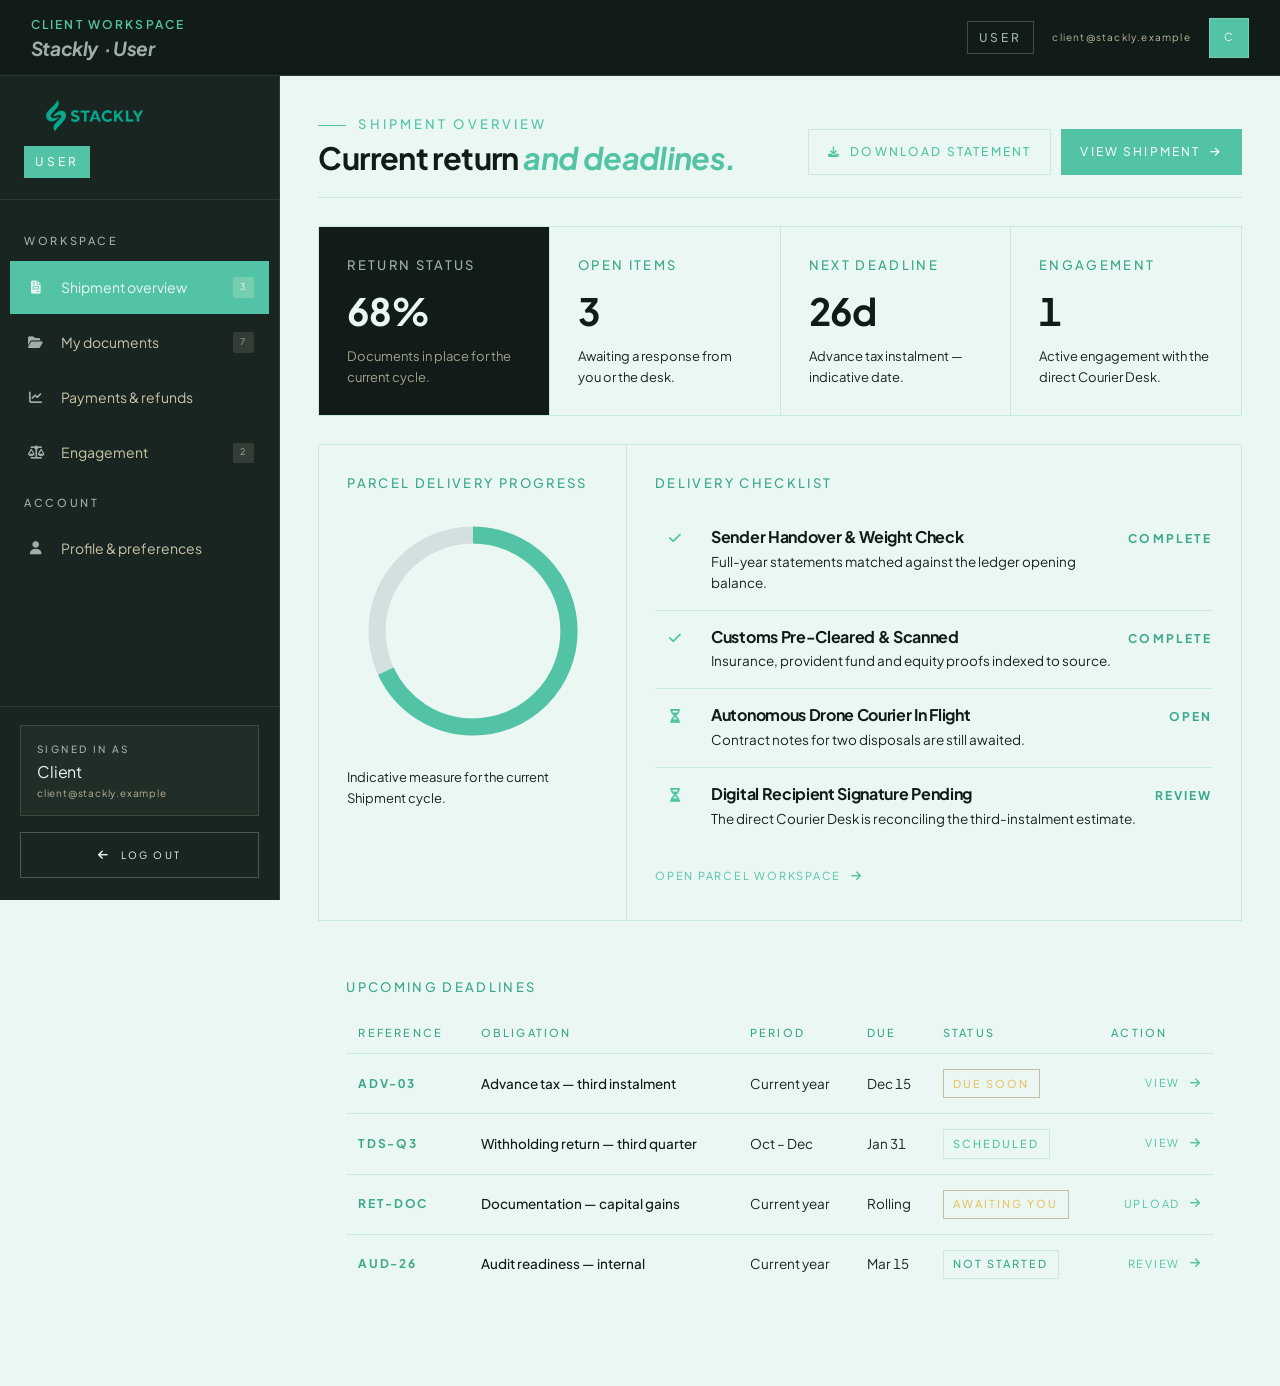
<file: user.html>
<!DOCTYPE html>
<html lang="en">

<head>
    <meta charset="UTF-8">
    <meta name="viewport" content="width=device-width, initial-scale=1">
    <title>Client Courier Portal — Stackly Logistics</title>
    <meta name="robots" content="noindex">

    <link rel="preconnect" href="https://fonts.googleapis.com">
    <link rel="preconnect" href="https://fonts.gstatic.com" crossorigin>
    <link href="https://fonts.googleapis.com/css2?family=Plus+Jakarta+Sans:wght@400;500;600;700;800&display=swap" rel="stylesheet">
    <link rel="stylesheet" href="https://cdnjs.cloudflare.com/ajax/libs/font-awesome/6.5.1/css/all.min.css">
    <link rel="stylesheet" href="global.css">

    <style>
        /* ============================================================
   USER DASHBOARD — styles live inline per spec (§3, §48)
   Deep Ink Navy header · Parchment canvas · Advisory Blue accents
   ============================================================ */

        :root {
            --font-display: 'Plus Jakarta Sans', -apple-system, BlinkMacSystemFont, 'Segoe UI', Roboto, sans-serif;
            --font-body: 'Plus Jakarta Sans', -apple-system, BlinkMacSystemFont, 'Segoe UI', Roboto, sans-serif;
            --font-mono: 'Plus Jakarta Sans', -apple-system, BlinkMacSystemFont, 'Segoe UI', Roboto, sans-serif;
            --font-title: 'Plus Jakarta Sans', -apple-system, BlinkMacSystemFont, 'Segoe UI', Roboto, sans-serif;
            --dash-header-h: 76px;
            --dash-sidebar-w: 280px;
        }

        body.dash-body {
            font-family: 'Plus Jakarta Sans', -apple-system, BlinkMacSystemFont, 'Segoe UI', Roboto, sans-serif !important;
            background: var(--paper);
            color: var(--ink-900);
            min-height: 100vh;
            overflow-x: hidden;
        }

        h1, h2, h3, h4, .h-display, .dash-head__title, .sec-head h2 {
            font-family: 'Plus Jakarta Sans', -apple-system, BlinkMacSystemFont, 'Segoe UI', Roboto, sans-serif !important;
            font-weight: 700 !important;
            letter-spacing: -.02em !important;
        }

        .dash-header__welcome h1, .dash-hero__title {
            font-family: 'Plus Jakarta Sans', -apple-system, BlinkMacSystemFont, 'Segoe UI', Roboto, sans-serif !important;
            font-weight: 700 !important;
        }

        .dash-header__welcome p, .eyebrow, .dash-eyebrow, dt {
            font-family: 'Plus Jakarta Sans', -apple-system, BlinkMacSystemFont, 'Segoe UI', Roboto, sans-serif !important;
            font-weight: 600 !important;
            letter-spacing: .18em !important;
            color: #53C3A6 !important;
        }

        .stat-card__val, .dash-stat__val, .mono, [data-count] {
            font-family: 'Plus Jakarta Sans', -apple-system, BlinkMacSystemFont, 'Segoe UI', Roboto, sans-serif !important;
            font-weight: 700 !important;
        }

        /* ========================== HEADER ============================= */
        .dash-header {
            position: fixed;
            top: 0;
            left: 0;
            right: 0;
            height: var(--dash-header-h);
            z-index: 800;
            background: var(--ink-900);
            color: var(--paper);
            display: flex;
            align-items: center;
            gap: 1.5rem;
            padding-inline: clamp(1rem, 2.4vw, 2rem);
            border-bottom: 1px solid rgba(252, 241, 208, .12);
        }

        .dash-hamburger {
            display: none;
            width: 44px;
            height: 44px;
            flex-direction: column;
            align-items: center;
            justify-content: center;
            gap: 5px;
            border: 1px solid rgba(252, 241, 208, .22);
            color: var(--paper);
            flex: none;
        }

        .dash-hamburger span {
            display: block;
            width: 20px;
            height: 1.5px;
            background: var(--paper);
            transition: transform .4s var(--ease-out), opacity .3s var(--ease-out);
        }

        .dash-hamburger.is-open span:nth-child(1) {
            transform: translateY(6.5px) rotate(45deg);
        }

        .dash-hamburger.is-open span:nth-child(2) {
            opacity: 0;
        }

        .dash-hamburger.is-open span:nth-child(3) {
            transform: translateY(-6.5px) rotate(-45deg);
        }

        .dash-header__welcome {
            display: flex;
            flex-direction: column;
            gap: .2rem;
            min-width: 0;
        }

        .dash-header__welcome p {
            font-family: 'Plus Jakarta Sans', -apple-system, BlinkMacSystemFont, 'Segoe UI', Roboto, sans-serif !important;
            font-size: .75rem;
            letter-spacing: .24em;
            text-transform: uppercase;
            color: var(--navy-200);
            font-weight: 500;
        }

        .dash-header__welcome h1 {
            font-family: 'Plus Jakarta Sans', -apple-system, BlinkMacSystemFont, 'Segoe UI', Roboto, sans-serif !important;
            font-size: clamp(1.02rem, 1.5vw, 1.22rem);
            line-height: 1.1;
            letter-spacing: -.012em;
            color: var(--paper);
            font-weight: 400;
        }

        .dash-header__welcome h1 span {
            color: var(--navy-200);
            font-style: italic;
        }

        .dash-header__meta {
            margin-left: auto;
            display: flex;
            align-items: center;
            gap: 1.15rem;
        }

        .dash-header__role {
            font-family: 'Plus Jakarta Sans', -apple-system, BlinkMacSystemFont, 'Segoe UI', Roboto, sans-serif !important;
            font-size: .75rem;
            letter-spacing: .24em;
            text-transform: uppercase;
            color: var(--navy-200);
            border: 1px solid rgba(252, 241, 208, .22);
            padding: .38rem .72rem;
            font-weight: 500;
        }

        .dash-header__email {
            font-family: 'Plus Jakarta Sans', -apple-system, BlinkMacSystemFont, 'Segoe UI', Roboto, sans-serif !important;
            font-size: .625rem;
            letter-spacing: .12em;
            color: rgba(252, 241, 208, .72);
            max-width: 22ch;
            overflow: hidden;
            text-overflow: ellipsis;
            white-space: nowrap;
        }

        .dash-header__profile {
            width: 40px;
            height: 40px;
            border: 1px solid rgba(252, 241, 208, .22);
            display: grid;
            place-items: center;
            font-family: 'Plus Jakarta Sans', -apple-system, BlinkMacSystemFont, 'Segoe UI', Roboto, sans-serif !important;
            font-size: .6875rem;
            letter-spacing: .1em;
            color: var(--paper);
            background: var(--navy-600);
            flex: none;
        }

        /* ========================== LAYOUT ============================= */
        .dash-layout {
            display: grid;
            grid-template-columns: var(--dash-sidebar-w) 1fr;
            grid-template-areas: "sidebar main";
            min-height: 100vh;
            padding-top: var(--dash-header-h);
            max-width: 100vw;
            overflow-x: clip;
        }

        .dash-sidebar {
            grid-area: sidebar;
        }

        .dash-main {
            grid-area: main;
            min-width: 0;
            max-width: 100%;
            overflow-x: clip;
        }

        /* ========================== SIDEBAR ============================ */
        .dash-sidebar {
            position: fixed;
            top: var(--dash-header-h);
            bottom: 0;
            width: var(--dash-sidebar-w);
            left: 0;
            background: var(--navy-800);
            color: var(--paper);
            display: flex;
            flex-direction: column;
            border-right: 1px solid rgba(252, 241, 208, .1);
            z-index: 700;
            overflow-y: auto;
            scrollbar-width: none;
            -ms-overflow-style: none;
        }

        .dash-sidebar::-webkit-scrollbar {
            display: none;
        }

        .dash-sidebar__top {
            padding: 1.5rem 1.5rem 1.35rem;
            border-bottom: 1px solid rgba(252, 241, 208, .1);
            display: flex;
            flex-direction: column;
            gap: .85rem;
            position: relative;
        }

        .dash-brand {
            display: inline-flex;
            align-items: center;
            gap: .75rem;
            color: var(--paper);
        }

        .dash-brand img {
            width: 140px;
            height: 32px;
            object-fit: contain;
            
        }

        .dash-brand__name {
            display: flex;
            flex-direction: column;
            font-family: 'Plus Jakarta Sans', -apple-system, BlinkMacSystemFont, 'Segoe UI', Roboto, sans-serif !important;
            font-size: 1rem;
            line-height: 1.05;
            letter-spacing: -.01em;
        }

        .dash-brand__name em {
            font-family: 'Plus Jakarta Sans', -apple-system, BlinkMacSystemFont, 'Segoe UI', Roboto, sans-serif !important;
            font-style: normal;
            font-size: .5rem;
            letter-spacing: .22em;
            text-transform: uppercase;
            color: var(--navy-200);
            margin-top: .28rem;
        }

        .dash-role-chip {
            align-self: flex-start;
            font-family: 'Plus Jakarta Sans', -apple-system, BlinkMacSystemFont, 'Segoe UI', Roboto, sans-serif !important;
            font-size: .75rem;
            letter-spacing: .26em;
            text-transform: uppercase;
            color: var(--paper);
            background: var(--navy-600);
            border: 1px solid var(--navy-600);
            padding: .32rem .65rem;
            font-weight: 500;
        }

        .dash-drawer-close {
            display: none;
            position: absolute;
            top: 1.5rem;
            right: 1.5rem;
            width: 42px;
            height: 42px;
            border: 1px solid rgba(252, 241, 208, .22);
            color: var(--paper);
            font-size: 1rem;
            place-items: center;
        }

        /* -------------------------- NAV -------------------------------- */
        .dash-nav {
            flex: 1;
            padding: 1.25rem .65rem;
            display: flex;
            flex-direction: column;
            gap: .18rem;
        }

        .dash-nav__label {
            font-family: 'Plus Jakarta Sans', -apple-system, BlinkMacSystemFont, 'Segoe UI', Roboto, sans-serif !important;
            font-size: .6875rem;
            letter-spacing: .24em;
            text-transform: uppercase;
            color: var(--navy-200);
            padding: .75rem .85rem .5rem;
            font-weight: 500;
        }

        .dash-nav__item {
            display: grid;
            grid-template-columns: 22px 1fr auto;
            gap: .85rem;
            align-items: center;
            width: 100%;
            text-align: left;
            padding: .85rem .85rem;
            font-family: 'Plus Jakarta Sans', -apple-system, BlinkMacSystemFont, 'Segoe UI', Roboto, sans-serif !important;
            font-size: .875rem;
            color: rgba(252, 241, 208, .78);
            border: 1px solid transparent;
            transition: background-color .3s var(--ease-out),
                color .3s var(--ease-out),
                border-color .3s var(--ease-out);
        }

        .dash-nav__item i {
            font-size: .82rem;
            color: var(--navy-200);
            text-align: center;
            transition: color .3s var(--ease-out);
        }

        .dash-nav__item:hover {
            color: var(--paper);
            background: rgba(252, 241, 208, .06);
        }

        .dash-nav__item:hover i {
            color: var(--paper);
        }

        .dash-nav__item.is-active {
            color: var(--paper);
            background: var(--navy-600);
            border-color: var(--navy-600);
        }

        .dash-nav__item.is-active i {
            color: var(--paper);
        }

        .dash-nav__badge {
            font-family: 'Plus Jakarta Sans', -apple-system, BlinkMacSystemFont, 'Segoe UI', Roboto, sans-serif !important;
            font-size: .5625rem;
            letter-spacing: .16em;
            color: var(--navy-200);
            background: rgba(252, 241, 208, .12);
            padding: .18rem .45rem;
            border-radius: 2px;
            font-variant-numeric: tabular-nums;
        }

        .dash-nav__item.is-active .dash-nav__badge {
            background: rgba(252, 241, 208, .22);
            color: var(--paper);
        }

        /* ----------------------- SIDEBAR FOOT -------------------------- */
        .dash-sidebar__foot {
            padding: 1.1rem 1.25rem 1.35rem;
            border-top: 1px solid rgba(252, 241, 208, .1);
            display: flex;
            flex-direction: column;
            gap: 1rem;
        }

        .dash-identity {
            display: flex;
            flex-direction: column;
            gap: .3rem;
            padding: .95rem 1rem;
            border: 1px solid rgba(252, 241, 208, .14);
            background: rgba(252, 241, 208, .04);
        }

        .dash-identity__label {
            font-family: 'Plus Jakarta Sans', -apple-system, BlinkMacSystemFont, 'Segoe UI', Roboto, sans-serif !important;
            font-size: .625rem;
            letter-spacing: .24em;
            text-transform: uppercase;
            color: var(--navy-200);
            font-weight: 500;
        }

        .dash-identity__name {
            font-family: 'Plus Jakarta Sans', -apple-system, BlinkMacSystemFont, 'Segoe UI', Roboto, sans-serif !important;
            font-size: 1rem;
            letter-spacing: -.01em;
            color: var(--paper);
            line-height: 1.2;
        }

        .dash-identity__email {
            font-family: 'Plus Jakarta Sans', -apple-system, BlinkMacSystemFont, 'Segoe UI', Roboto, sans-serif !important;
            font-size: .625rem;
            letter-spacing: .08em;
            color: rgba(252, 241, 208, .66);
            word-break: break-all;
            line-height: 1.4;
        }

        .dash-logout {
            display: inline-flex;
            align-items: center;
            justify-content: center;
            gap: .65rem;
            min-height: 46px;
            width: 100%;
            font-family: 'Plus Jakarta Sans', -apple-system, BlinkMacSystemFont, 'Segoe UI', Roboto, sans-serif !important;
            font-size: .625rem;
            letter-spacing: .22em;
            text-transform: uppercase;
            color: var(--paper);
            background: transparent;
            border: 1px solid rgba(252, 241, 208, .24);
            transition: background-color .35s var(--ease-out),
                color .35s var(--ease-out),
                border-color .35s var(--ease-out);
        }

        .dash-logout:hover {
            background: var(--paper);
            color: var(--ink-900);
            border-color: var(--paper);
        }

        .dash-logout i {
            font-size: .7rem;
        }

        /* --------------------------- SCRIM ----------------------------- */
        .dash-scrim {
            position: fixed;
            inset: 0;
            background: rgba(1, 7, 56, .62);
            z-index: 690;
            opacity: 0;
            visibility: hidden;
            transition: opacity .4s var(--ease-out), visibility 0s linear .4s;
        }

        .dash-scrim.is-open {
            opacity: 1;
            visibility: visible;
            transition: opacity .4s var(--ease-out), visibility 0s;
        }

        /* ========================== MAIN =============================== */
        .dash-main {
            padding: clamp(1.75rem, 3vw, 2.5rem) clamp(1.5rem, 3vw, 2.5rem) 4rem;
            display: flex;
            flex-direction: column;
            gap: 1.75rem;
        }

        .dash-panel {
            display: none;
            flex-direction: column;
            gap: 1.75rem;
        }

        .dash-panel.is-active {
            display: flex;
        }

        .dash-panel__head {
            display: flex;
            flex-wrap: wrap;
            align-items: flex-end;
            justify-content: space-between;
            gap: 1.25rem;
            padding-bottom: 1.35rem;
            border-bottom: 1px solid var(--rule);
        }

        .dash-panel__head h2 {
            font-family: 'Plus Jakarta Sans', -apple-system, BlinkMacSystemFont, 'Segoe UI', Roboto, sans-serif !important;
            font-size: clamp(1.5rem, 2.4vw, 2rem);
            line-height: 1.1;
            letter-spacing: -.02em;
            margin-top: .35rem;
        }

        .dash-panel__head h2 em {
            font-style: italic;
            color: var(--navy-600);
        }

        .dash-panel__eyebrow {
            font-family: 'Plus Jakarta Sans', -apple-system, BlinkMacSystemFont, 'Segoe UI', Roboto, sans-serif !important;
            font-size: .8125rem;
            letter-spacing: .24em;
            text-transform: uppercase;
            color: var(--navy-600);
            display: flex;
            align-items: center;
            gap: .75rem;
            font-weight: 500;
        }

        .dash-panel__eyebrow::before {
            content: "";
            width: 28px;
            height: 1px;
            background: var(--navy-600);
        }

        .dash-panel__actions {
            display: flex;
            flex-wrap: wrap;
            gap: .65rem;
        }

        .dash-btn {
            display: inline-flex;
            align-items: center;
            justify-content: center;
            gap: .6rem;
            min-height: 44px;
            padding: .75rem 1.15rem;
            font-family: 'Plus Jakarta Sans', -apple-system, BlinkMacSystemFont, 'Segoe UI', Roboto, sans-serif !important;
            font-size: .75rem;
            letter-spacing: .18em;
            text-transform: uppercase;
            border: 1px solid transparent;
            font-weight: 500;
            transition: background-color .3s var(--ease-out),
                color .3s var(--ease-out),
                border-color .3s var(--ease-out),
                transform .3s var(--ease-out);
        }

        .dash-btn i {
            font-size: .68rem;
            transition: transform .35s var(--ease-out);
        }

        .dash-btn:hover i {
            transform: translateX(4px);
        }

        .dash-btn--solid {
            background: var(--navy-600);
            color: var(--paper);
            border-color: var(--navy-600);
        }

        .dash-btn--solid:hover {
            background: var(--ink-900);
            border-color: var(--ink-900);
        }

        .dash-btn--outline {
            background: transparent;
            color: var(--navy-600);
            border-color: var(--rule);
        }

        .dash-btn--outline:hover {
            border-color: var(--navy-600);
            background: rgba(34, 57, 111, .05);
        }

        /* --------------------- DASH NOTE STRIP ------------------------- */
        .dash-note {
            font-family: 'Plus Jakarta Sans', -apple-system, BlinkMacSystemFont, 'Segoe UI', Roboto, sans-serif !important;
            font-size: .6875rem;
            letter-spacing: .18em;
            text-transform: uppercase;
            color: var(--navy-400);
            background: rgba(13, 28, 66, .04);
            border-left: 2px solid var(--navy-400);
            padding: .85rem 1rem;
            line-height: 1.65;
        }

        /* ---------------------------- GRIDS ---------------------------- */
        .dash-grid {
            display: grid;
            gap: 1px;
            background: var(--rule);
            border: 1px solid var(--rule);
        }

        .dash-grid--2 {
            grid-template-columns: repeat(2, 1fr);
        }

        .dash-grid--3 {
            grid-template-columns: repeat(3, 1fr);
        }

        .dash-grid--4 {
            grid-template-columns: repeat(4, 1fr);
        }

        .dash-grid--1-2 {
            grid-template-columns: 1fr 2fr;
        }

        .dash-grid--2-1 {
            grid-template-columns: 2fr 1fr;
        }

        .dash-card {
            background: var(--paper);
            padding: clamp(1.25rem, 2.2vw, 1.75rem);
            display: flex;
            flex-direction: column;
            gap: 1rem;
            min-width: 0;
        }

        .dash-card--dark {
            background: var(--ink-900);
            color: var(--paper);
        }

        .dash-card--dark .dash-card__label {
            color: var(--navy-200);
        }

        .dash-card--dark .dash-card__value {
            color: var(--paper);
        }

        .dash-card--dark .dash-card__note {
            color: rgba(252, 241, 208, .62);
        }

        .dash-card__label {
            font-family: 'Plus Jakarta Sans', -apple-system, BlinkMacSystemFont, 'Segoe UI', Roboto, sans-serif !important;
            font-size: .8125rem;
            letter-spacing: .18em;
            text-transform: uppercase;
            color: var(--navy-400);
            display: flex;
            align-items: center;
            justify-content: space-between;
            gap: 1rem;
            font-weight: 500;
        }

        .dash-card__value {
            font-family: 'Plus Jakarta Sans', -apple-system, BlinkMacSystemFont, 'Segoe UI', Roboto, sans-serif !important;
            font-size: clamp(1.75rem, 3vw, 2.35rem);
            line-height: 1;
            letter-spacing: -.028em;
            font-variant-numeric: tabular-nums;
            color: var(--ink-900);
        }

        .dash-card__value small {
            display: block;
            font-family: 'Plus Jakarta Sans', -apple-system, BlinkMacSystemFont, 'Segoe UI', Roboto, sans-serif !important;
            font-size: .625rem;
            letter-spacing: .16em;
            text-transform: uppercase;
            color: var(--navy-400);
            margin-top: .55rem;
            font-weight: 400;
        }

        .dash-card__note {
            font-size: .8125rem;
            line-height: 1.6;
            color: var(--navy-800);
        }

        /* --------------------------- CHART BOX ------------------------- */
        .chart {
            position: relative;
            margin: 0;
            width: 100%;
        }

        .chart svg {
            width: 100%;
            height: auto;
            display: block;
        }

        .chart--square {
            aspect-ratio: 1 / 1;
            max-width: 240px;
            margin-inline: auto;
        }

        .chart--line {
            aspect-ratio: 3 / 1;
        }

        .chart--spark {
            aspect-ratio: 6 / 1;
        }

        .chart__axis {
            font-family: 'Plus Jakarta Sans', -apple-system, BlinkMacSystemFont, 'Segoe UI', Roboto, sans-serif !important;
            font-size: .6875rem;
            letter-spacing: .12em;
            text-transform: uppercase;
            fill: var(--chart-axis);
            font-variant-numeric: tabular-nums;
        }

        .chart__grid-line {
            stroke: var(--chart-grid);
            stroke-width: 1;
        }

        .chart__line {
            fill: none;
            stroke: var(--chart-1);
            stroke-width: 2;
            stroke-linejoin: round;
            stroke-linecap: round;
        }

        .chart__area {
            fill: rgba(34, 57, 111, .12);
            stroke: none;
        }

        .chart__spark {
            fill: none;
            stroke: var(--navy-600);
            stroke-width: 1.6;
            stroke-linecap: round;
            stroke-linejoin: round;
        }

        .chart__dot {
            fill: var(--paper);
            stroke: var(--navy-600);
            stroke-width: 2;
            cursor: pointer;
            transition: r .2s var(--ease-out);
        }

        .chart__dot:hover,
        .chart__dot:focus {
            r: 6;
            outline: none;
        }

        .chart__donut-track {
            fill: none;
            stroke: rgba(13, 28, 66, .1);
            stroke-width: 22;
        }

        .chart__donut-seg {
            fill: none;
            stroke-width: 22;
            transition: stroke-dashoffset 1.1s var(--ease-out);
        }

        .chart__gauge-track {
            fill: none;
            stroke: rgba(13, 28, 66, .1);
            stroke-width: 10;
        }

        .chart__gauge-bar {
            fill: none;
            stroke: var(--navy-600);
            stroke-width: 10;
            transition: stroke-dashoffset 1.4s var(--ease-out);
        }

        /* tooltip */
        .chart__tip {
            position: absolute;
            pointer-events: none;
            background: var(--ink-900);
            color: var(--paper);
            font-family: 'Plus Jakarta Sans', -apple-system, BlinkMacSystemFont, 'Segoe UI', Roboto, sans-serif !important;
            font-size: .5625rem;
            letter-spacing: .14em;
            text-transform: uppercase;
            padding: .5rem .7rem;
            border: 1px solid rgba(252, 241, 208, .22);
            white-space: nowrap;
            opacity: 0;
            transform: translate3d(-50%, -125%, 0);
            transition: opacity .2s var(--ease-out);
            z-index: 5;
            font-variant-numeric: tabular-nums;
        }

        .chart__tip.is-visible {
            opacity: 1;
        }

        .chart__tip b {
            display: block;
            color: var(--navy-200);
            font-weight: 400;
            font-size: .5rem;
            letter-spacing: .22em;
            margin-bottom: .2rem;
        }

        /* -------------------------- PROGRESS --------------------------- */
        .prog-list {
            display: flex;
            flex-direction: column;
            gap: 1.15rem;
        }

        .prog {
            display: flex;
            flex-direction: column;
            gap: .5rem;
        }

        .prog__head {
            display: flex;
            align-items: baseline;
            justify-content: space-between;
            gap: 1rem;
        }

        .prog__label {
            font-size: .875rem;
            color: var(--ink-900);
            line-height: 1.4;
        }

        .prog__val {
            font-family: 'Plus Jakarta Sans', -apple-system, BlinkMacSystemFont, 'Segoe UI', Roboto, sans-serif !important;
            font-size: .625rem;
            letter-spacing: .16em;
            color: var(--navy-400);
            font-variant-numeric: tabular-nums;
            white-space: nowrap;
        }

        .prog__track {
            height: 8px;
            background: rgba(13, 28, 66, .09);
            overflow: hidden;
        }

        .prog__fill {
            height: 100%;
            background: var(--navy-600);
            transform: scaleX(0);
            transform-origin: left;
            transition: transform 1.2s var(--ease-out);
        }

        .prog__fill.is-in {
            transform: scaleX(1);
        }

        .prog__fill--warn {
            background: var(--state-warn);
        }

        .prog__fill--ok {
            background: var(--state-ok);
        }

        /* ------------------------ HORIZ BARS --------------------------- */
        .hbars {
            display: flex;
            flex-direction: column;
            gap: .95rem;
        }

        .hbar {
            display: grid;
            grid-template-columns: 118px 1fr 56px;
            gap: .85rem;
            align-items: center;
            font-size: .8125rem;
        }

        .hbar__label {
            font-family: 'Plus Jakarta Sans', -apple-system, BlinkMacSystemFont, 'Segoe UI', Roboto, sans-serif !important;
            font-size: .6875rem;
            letter-spacing: .16em;
            text-transform: uppercase;
            color: var(--navy-400);
            line-height: 1.3;
            font-weight: 500;
        }

        .hbar__track {
            height: 10px;
            background: rgba(13, 28, 66, .08);
            overflow: hidden;
        }

        .hbar__fill {
            height: 100%;
            background: var(--chart-1);
            transform: scaleX(0);
            transform-origin: left;
            transition: transform 1.1s var(--ease-out);
        }

        .hbar__fill.is-in {
            transform: scaleX(1);
        }

        .hbar__fill--2 {
            background: var(--chart-2);
        }

        .hbar__fill--3 {
            background: var(--chart-3);
        }

        .hbar__fill--4 {
            background: var(--chart-4);
        }

        .hbar__fill--5 {
            background: var(--chart-6);
        }

        .hbar__val {
            text-align: right;
            font-family: 'Plus Jakarta Sans', -apple-system, BlinkMacSystemFont, 'Segoe UI', Roboto, sans-serif !important;
            font-size: .625rem;
            letter-spacing: .12em;
            color: var(--navy-800);
            font-variant-numeric: tabular-nums;
        }

        /* Area Trend Chart */
        .chart--area {
            aspect-ratio: 2.8 / 1;
        }

        .chart__area-fill {
            fill: url(#areaGrad);
            opacity: 0;
            transition: opacity 1.2s var(--ease-out);
        }

        .chart__area-fill.is-in {
            opacity: 1;
        }

        /* -------------------------- TABLES ----------------------------- */
        .dash-table-wrap {
            width: 100%;
            overflow-x: auto;
            -webkit-overflow-scrolling: touch;
        }

        .dash-table {
            width: 100%;
            border-collapse: collapse;
            font-size: .8438rem;
            min-width: 580px;
        }

        .dash-table thead th {
            text-align: left;
            font-family: 'Plus Jakarta Sans', -apple-system, BlinkMacSystemFont, 'Segoe UI', Roboto, sans-serif !important;
            font-size: .6875rem;
            letter-spacing: .2em;
            text-transform: uppercase;
            color: var(--navy-400);
            font-weight: 500;
            padding: .6rem .75rem .7rem;
            border-bottom: 1px solid var(--rule);
            white-space: nowrap;
        }

        .dash-table td {
            padding: .9rem .75rem;
            border-bottom: 1px solid var(--rule);
            color: var(--navy-800);
            font-variant-numeric: tabular-nums;
            vertical-align: middle;
        }

        .dash-table tbody tr:last-child td {
            border-bottom: 0;
        }

        .dash-table tbody tr:hover {
            background: rgba(13, 28, 66, .025);
        }

        .dash-table td:last-child {
            text-align: right;
            white-space: nowrap;
        }

        .dash-table .mono {
            font-family: 'Plus Jakarta Sans', -apple-system, BlinkMacSystemFont, 'Segoe UI', Roboto, sans-serif !important;
            font-size: .75rem;
            letter-spacing: .14em;
            color: var(--navy-400);
            text-transform: uppercase;
            font-weight: 500;
        }

        .dash-table .strong {
            color: var(--ink-900);
            font-weight: 500;
        }

        .tag {
            display: inline-block;
            font-family: 'Plus Jakarta Sans', -apple-system, BlinkMacSystemFont, 'Segoe UI', Roboto, sans-serif !important;
            font-size: .6875rem;
            letter-spacing: .18em;
            text-transform: uppercase;
            padding: .28rem .6rem;
            border: 1px solid var(--rule);
            color: var(--navy-600);
            white-space: nowrap;
            font-weight: 500;
        }

        .tag--ok {
            color: var(--state-ok);
            border-color: rgba(63, 107, 87, .4);
        }

        .tag--warn {
            color: var(--state-warn);
            border-color: rgba(138, 106, 46, .4);
        }

        .tag--soft {
            color: var(--navy-400);
        }

        /* ----------------------- TIMELINE STRIP ------------------------ */
        .timeline {
            display: flex;
            flex-direction: column;
            gap: .65rem;
            font-family: 'Plus Jakarta Sans', -apple-system, BlinkMacSystemFont, 'Segoe UI', Roboto, sans-serif !important;
            font-size: .5625rem;
            letter-spacing: .16em;
            text-transform: uppercase;
            color: var(--navy-400);
            font-variant-numeric: tabular-nums;
        }

        .timeline__axis {
            display: grid;
            grid-template-columns: repeat(12, 1fr);
            gap: 2px;
            padding-bottom: .5rem;
            border-bottom: 1px solid var(--rule);
        }

        .timeline__axis span {
            text-align: center;
        }

        .timeline__rows {
            display: flex;
            flex-direction: column;
            gap: .55rem;
        }

        .tl-row {
            display: grid;
            grid-template-columns: 92px 1fr;
            gap: .85rem;
            align-items: center;
        }

        .tl-row__label {
            font-family: 'Plus Jakarta Sans', -apple-system, BlinkMacSystemFont, 'Segoe UI', Roboto, sans-serif !important;
            font-size: .5625rem;
            letter-spacing: .16em;
            text-transform: uppercase;
            color: var(--navy-400);
            white-space: nowrap;
            overflow: hidden;
            text-overflow: ellipsis;
        }

        .tl-row__track {
            position: relative;
            height: 20px;
            background: rgba(13, 28, 66, .06);
            overflow: hidden;
        }

        .tl-row__bar {
            position: absolute;
            top: 3px;
            bottom: 3px;
            background: var(--navy-600);
            opacity: 0;
            transition: opacity .6s var(--ease-out);
        }

        .tl-row__bar.is-in {
            opacity: 1;
        }

        .tl-row__bar--2 {
            background: var(--chart-2);
        }

        .tl-row__bar--3 {
            background: var(--chart-3);
        }

        .tl-row__bar--4 {
            background: var(--chart-4);
        }

        .tl-row__bar--pay {
            background: var(--navy-800);
        }

        /* ------------------------- LIST ITEMS -------------------------- */
        .dash-list {
            display: flex;
            flex-direction: column;
        }

        .dash-list li {
            display: grid;
            grid-template-columns: 40px 1fr auto;
            gap: 1rem;
            align-items: baseline;
            padding: 1rem 0;
            border-bottom: 1px solid var(--rule);
        }

        .dash-list li:last-child {
            border-bottom: 0;
        }

        .dash-list i {
            color: var(--navy-600);
            font-size: .85rem;
            text-align: center;
            margin-top: .25rem;
        }

        .dash-list h4 {
            font-family: 'Plus Jakarta Sans', -apple-system, BlinkMacSystemFont, 'Segoe UI', Roboto, sans-serif !important;
            font-size: 1rem;
            letter-spacing: -.01em;
            margin-bottom: .3rem;
            line-height: 1.25;
        }

        .dash-list p {
            font-size: .8438rem;
            color: var(--navy-800);
            line-height: 1.55;
            max-width: 62ch;
        }

        .dash-list .mono {
            font-size: .75rem;
            color: var(--navy-400);
            letter-spacing: .18em;
            white-space: nowrap;
            font-weight: 500;
            text-transform: uppercase;
        }

        /* --------------------------- AVATAR ---------------------------- */
        .advisor {
            display: flex;
            gap: 1.25rem;
            align-items: center;
            padding-bottom: 1.25rem;
            border-bottom: 1px solid var(--rule);
        }

        .advisor img {
            width: 64px;
            height: 64px;
            object-fit: cover;
            border: 1px solid var(--rule);
            filter: grayscale(100%) contrast(1.02);
            flex: none;
        }

        .advisor__meta {
            display: flex;
            flex-direction: column;
            gap: .25rem;
        }

        .advisor__name {
            font-family: 'Plus Jakarta Sans', -apple-system, BlinkMacSystemFont, 'Segoe UI', Roboto, sans-serif !important;
            font-size: 1.1rem;
            letter-spacing: -.01em;
        }

        .advisor__role {
            font-family: 'Plus Jakarta Sans', -apple-system, BlinkMacSystemFont, 'Segoe UI', Roboto, sans-serif !important;
            font-size: .5625rem;
            letter-spacing: .22em;
            text-transform: uppercase;
            color: var(--navy-400);
        }

        /* -------------------------- TOGGLES ---------------------------- */
        .toggle-row {
            display: grid;
            grid-template-columns: 1fr auto;
            gap: 1rem;
            align-items: center;
            padding: 1rem 0;
            border-bottom: 1px solid var(--rule);
        }

        .toggle-row:last-child {
            border-bottom: 0;
        }

        .toggle-row__label {
            font-size: .875rem;
            color: var(--ink-900);
            line-height: 1.45;
        }

        .toggle-row__label small {
            display: block;
            font-family: 'Plus Jakarta Sans', -apple-system, BlinkMacSystemFont, 'Segoe UI', Roboto, sans-serif !important;
            font-size: .5625rem;
            letter-spacing: .16em;
            text-transform: uppercase;
            color: var(--navy-400);
            margin-top: .35rem;
        }

        .toggle {
            position: relative;
            width: 44px;
            height: 24px;
            background: rgba(13, 28, 66, .15);
            border: 1px solid var(--rule);
            cursor: pointer;
            transition: background-color .3s var(--ease-out);
            flex: none;
        }

        .toggle::after {
            content: "";
            position: absolute;
            top: 2px;
            left: 2px;
            width: 18px;
            height: 18px;
            background: var(--paper);
            border: 1px solid var(--rule);
            transition: transform .3s var(--ease-out), background-color .3s var(--ease-out);
        }

        .toggle.is-on {
            background: var(--navy-600);
            border-color: var(--navy-600);
        }

        .toggle.is-on::after {
            transform: translateX(20px);
            background: var(--paper);
            border-color: var(--paper);
        }

        /* --------------------------- FIELDS ---------------------------- */
        .field {
            display: flex;
            flex-direction: column;
            gap: .45rem;
        }

        .field label {
            font-family: 'Plus Jakarta Sans', -apple-system, BlinkMacSystemFont, 'Segoe UI', Roboto, sans-serif !important;
            font-size: .5625rem;
            letter-spacing: .2em;
            text-transform: uppercase;
            color: var(--navy-400);
        }

        .field input {
            width: 100%;
            background: var(--paper);
            color: var(--ink-900);
            border: 1px solid var(--rule);
            padding: .85rem 1rem;
            font-family: 'Plus Jakarta Sans', -apple-system, BlinkMacSystemFont, 'Segoe UI', Roboto, sans-serif !important;
            font-size: .875rem;
            min-height: 46px;
            outline: 0;
            transition: border-color .3s var(--ease-out);
        }

        .field input:focus {
            border-color: var(--navy-600);
        }

        .field input:-webkit-autofill,
        .field input:-webkit-autofill:hover,
        .field input:-webkit-autofill:focus,
        .field input:-webkit-autofill:active {
            -webkit-text-fill-color: var(--ink-900) !important;
            -webkit-box-shadow: 0 0 0 1000px var(--paper) inset !important;
            box-shadow: 0 0 0 1000px var(--paper) inset !important;
            transition: background-color 9999s ease-out 0s;
        }

        /* ---------------------------- DANGER --------------------------- */
        .danger-zone {
            border: 1px solid rgba(138, 59, 55, .32);
            background: rgba(138, 59, 55, .04);
            padding: 1.15rem 1.25rem;
            display: flex;
            flex-direction: column;
            gap: .85rem;
        }

        .danger-zone__label {
            font-family: 'Plus Jakarta Sans', -apple-system, BlinkMacSystemFont, 'Segoe UI', Roboto, sans-serif !important;
            font-size: .5625rem;
            letter-spacing: .24em;
            text-transform: uppercase;
            color: var(--state-error);
        }

        .danger-zone p {
            font-size: .8438rem;
            color: var(--navy-800);
            line-height: 1.55;
        }

        .danger-zone .dash-btn {
            align-self: flex-start;
            border-color: rgba(138, 59, 55, .4);
            color: var(--state-error);
        }

        .danger-zone .dash-btn:hover {
            background: var(--state-error);
            color: var(--paper);
            border-color: var(--state-error);
        }

        /* ========================== BREAKPOINTS ======================== */
        @media (max-width: 1100px) {
            .dash-grid--4 {
                grid-template-columns: repeat(2, 1fr);
            }

            .dash-grid--3 {
                grid-template-columns: repeat(2, 1fr);
            }

            .dash-grid--1-2 {
                grid-template-columns: 1fr;
            }

            .dash-grid--2-1 {
                grid-template-columns: 1fr;
            }
        }

        @media (max-width: 900px) {

            /* Sidebar becomes full-screen drawer */
            .dash-layout {
                grid-template-columns: 1fr;
                grid-template-areas: "main";
            }

            .dash-sidebar {
                position: fixed;
                inset: 0;
                width: 100%;
                top: 0;
                bottom: 0;
                left: 0;
                z-index: 1000;
                transform: translate3d(0, -100%, 0);
                transition: transform .58s var(--ease-out);
                overflow-y: auto;
                border-right: 0;
            }

            .dash-sidebar.is-open {
                transform: none;
            }

            .dash-sidebar__top {
                padding: 1.75rem 1.5rem 1.5rem;
                flex-direction: row;
                align-items: center;
                gap: 1rem;
                flex-wrap: wrap;
            }

            .dash-drawer-close {
                display: grid;
            }

            .dash-nav {
                flex: 1;
                padding: 1.5rem 1rem;
                justify-content: center;
                align-items: stretch;
                gap: .5rem;
            }

            .dash-nav__item {
                padding: 1.05rem 1rem;
                font-size: 1rem;
            }

            .dash-nav__label {
                padding: 1rem 1rem .65rem;
            }

            .dash-sidebar__foot {
                padding: 1.5rem 1.5rem 2rem;
                margin-top: auto;
            }

            /* Header simplification */
            .dash-hamburger {
                display: flex;
            }

            .dash-header__role,
            .dash-header__profile,
            .dash-header__email,
            .dash-header__welcome p {
                display: none;
            }

            .dash-header__meta {
                gap: 0;
            }

            /* Main */
            .dash-main {
                padding: 1.5rem 1.25rem 3rem;
            }

            .dash-grid--4,
            .dash-grid--3,
            .dash-grid--2 {
                grid-template-columns: 1fr;
            }
        }

        @media (max-width: 600px) {
            .dash-panel__head {
                flex-direction: column;
                align-items: flex-start;
            }

            .dash-panel__actions {
                width: 100%;
            }

            .dash-panel__actions .dash-btn {
                flex: 1;
            }

            .hbar {
                grid-template-columns: 92px 1fr 48px;
            }

            .timeline {
                overflow-x: auto;
                -webkit-overflow-scrolling: touch;
            }

            .timeline__axis,
            .timeline__rows {
                min-width: 480px;
            }

            .tl-row {
                grid-template-columns: 68px 1fr;
            }

            .dash-list li {
                grid-template-columns: 32px 1fr;
                row-gap: .35rem;
            }

            .dash-list li .mono {
                grid-column: 2;
            }
        }

        /* ======================= REDUCED MOTION ======================== */
        @media (prefers-reduced-motion: reduce) {

            .dash-sidebar,
            .dash-scrim,
            .prog__fill,
            .hbar__fill,
            .tl-row__bar,
            .chart__line,
            .chart__gauge-bar,
            .chart__donut-seg {
                transition: none !important;
            }

            .dash-hamburger span {
                transition: none;
            }

            .dash-hamburger.is-open span:nth-child(1),
            .dash-hamburger.is-open span:nth-child(2),
            .dash-hamburger.is-open span:nth-child(3) {
                transform: none;
                opacity: 1;
            }
        }

        .sr-only {
            position: absolute;
            width: 1px;
            height: 1px;
            padding: 0;
            margin: -1px;
            overflow: hidden;
            clip: rect(0, 0, 0, 0);
            white-space: nowrap;
            border: 0;
        }

        @media (min-width: 901px) {
            .mobile-logo-img { display: none !important; }
        }
        @media (max-width: 900px) {
            .desktop-logo-text { display: none !important; }
        }
    </style>
</head>

<body class="dash-body">

    <!-- ============================ HEADER =========================== -->
    <header class="dash-header">
        <button class="dash-hamburger" id="dashHamburger" aria-label="Open dashboard menu" aria-expanded="false"
            aria-controls="dashSidebar">
            <span></span><span></span><span></span>
        </button>

        <div class="dash-header__welcome">
            <p>Client workspace</p>
            <h1 style="display: flex; align-items: center; gap: 6px;">
                <a href="404.html" id="mobileDashBrand" class="mobile-logo-img" style="display: flex; align-items: center; text-decoration: none;">
                    <img src="logo_0970.webp" alt="Stackly" style="height: 24px;  margin-bottom: 2px;">
                </a>
                <span class="desktop-logo-text">Stackly </span><span>· User</span>
            </h1>
        </div>

        <div class="dash-header__meta">
            <span class="dash-header__role">User</span>
            <span class="dash-header__email" id="hdrEmail">client@stackly.example</span>
            <span class="dash-header__profile" aria-hidden="true" id="hdrAvatar">C</span>
        </div>
    </header>

    <!-- ============================ LAYOUT =========================== -->
    <div class="dash-layout">

        <!-- ======================= SIDEBAR / DRAWER ==================== -->
        <aside class="dash-sidebar" id="dashSidebar" aria-label="Dashboard navigation">

            <div class="dash-sidebar__top">
                <a class="dash-brand" href="404.html" id="dashBrand" aria-label="Stackly client dashboard — reset to overview">
                    <img src="logo_0970.webp" alt="">
                </a>
                <span class="dash-role-chip">User</span>
                <button class="dash-drawer-close" id="drawerClose" aria-label="Close menu">
                    <i class="fa-solid fa-xmark" aria-hidden="true"></i>
                </button>
            </div>

            <nav class="dash-nav" aria-label="Dashboard sections">
                <p class="dash-nav__label">Workspace</p>

                <button class="dash-nav__item is-active" data-panel="panel-overview" aria-current="page">
                    <i class="fa-solid fa-file-invoice" aria-hidden="true"></i>
                    <span>Shipment overview</span>
                    <span class="dash-nav__badge">3</span>
                </button>

                <button class="dash-nav__item" data-panel="panel-docs">
                    <i class="fa-solid fa-folder-open" aria-hidden="true"></i>
                    <span>My documents</span>
                    <span class="dash-nav__badge">7</span>
                </button>

                <button class="dash-nav__item" data-panel="panel-payments">
                    <i class="fa-solid fa-chart-line" aria-hidden="true"></i>
                    <span>Payments &amp; refunds</span>
                </button>

                <button class="dash-nav__item" data-panel="panel-engagement">
                    <i class="fa-solid fa-scale-balanced" aria-hidden="true"></i>
                    <span>Engagement</span>
                    <span class="dash-nav__badge">2</span>
                </button>

                <p class="dash-nav__label">Account</p>

                <button class="dash-nav__item" data-panel="panel-profile">
                    <i class="fa-solid fa-user" aria-hidden="true"></i>
                    <span>Profile &amp; preferences</span>
                </button>
            </nav>

            <div class="dash-sidebar__foot">
                <div class="dash-identity">
                    <span class="dash-identity__label">Signed in as</span>
                    <span class="dash-identity__name" id="idName">Client</span>
                    <span class="dash-identity__email" id="idEmail">client@stackly.example</span>
                </div>

                <button class="dash-logout" id="logoutBtn" type="button">
                    <i class="fa-solid fa-arrow-left" aria-hidden="true"></i> Log out
                </button>
            </div>

        </aside>

        <!-- ============================ MAIN ============================ -->
        <main class="dash-main" id="dashMain">

            <!-- ==================== PANEL: Shipment OVERVIEW ================= -->
            <section class="dash-panel is-active" id="panel-overview" aria-labelledby="panelOverviewTitle">

                <div class="dash-panel__head">
                    <div>
                        <p class="dash-panel__eyebrow">Shipment Overview</p>
                        <h2 id="panelOverviewTitle">Current return <em>and deadlines.</em></h2>
                    </div>
                    <div class="dash-panel__actions">
                        <a class="dash-btn dash-btn--outline" href="404.html">
                            <i class="fa-solid fa-download" aria-hidden="true"></i> Download statement
                        </a>
                        <a class="dash-btn dash-btn--solid" href="404.html">
                            View Shipment <i class="fa-solid fa-arrow-right" aria-hidden="true"></i>
                        </a>
                    </div>
                </div>

                <!-- KPI strip -->
                <div class="dash-grid dash-grid--4">

                    <div class="dash-card dash-card--dark">
                        <span class="dash-card__label">Return status</span>
                        <span class="dash-card__value" data-count="68" data-suffix="%">0</span>
                        <p class="dash-card__note">Documents in place for the current cycle.</p>
                    </div>

                    <div class="dash-card">
                        <span class="dash-card__label">Open items</span>
                        <span class="dash-card__value" data-count="3" data-suffix="">0</span>
                        <p class="dash-card__note">Awaiting a response from you or the desk.</p>
                    </div>

                    <div class="dash-card">
                        <span class="dash-card__label">Next deadline</span>
                        <span class="dash-card__value" data-count="26" data-suffix="d">0</span>
                        <p class="dash-card__note">Advance tax instalment — indicative date.</p>
                    </div>

                    <div class="dash-card">
                        <span class="dash-card__label">Engagement</span>
                        <span class="dash-card__value" data-count="1" data-suffix="">0</span>
                        <p class="dash-card__note">Active engagement with the direct Courier Desk.</p>
                    </div>

                </div>

                <!-- Gauge + checklist -->
                <div class="dash-grid dash-grid--1-2">

                    <div class="dash-card">
                        <span class="dash-card__label">Parcel Delivery Progress</span>

                        <figure class="chart chart--square" role="img"
                            aria-label="Parcel Delivery Progress gauge: sixty-eight percent of required documents received">
                            <svg viewBox="0 0 140 140" preserveAspectRatio="xMidYMid meet" aria-hidden="true">
                                <circle class="chart__gauge-track" cx="70" cy="70" r="56"></circle>
                                <circle class="chart__gauge-bar" cx="70" cy="70" r="56" data-gauge="68"
                                    stroke-dasharray="351.86" stroke-dashoffset="351.86" transform="rotate(-90 70 70)">
                                </circle>
                            </svg>
                            <figcaption class="sr-only">
                                <table>
                                    <caption>Parcel Delivery Progress</caption>
                                    <thead>
                                        <tr>
                                            <th scope="col">Measure</th>
                                            <th scope="col">Value</th>
                                        </tr>
                                    </thead>
                                    <tbody>
                                        <tr>
                                            <td>Documents received</td>
                                            <td>68%</td>
                                        </tr>
                                        <tr>
                                            <td>Documents outstanding</td>
                                            <td>32%</td>
                                        </tr>
                                    </tbody>
                                </table>
                            </figcaption>
                        </figure>

                        <p class="dash-card__note">Indicative measure for the current Shipment cycle.</p>
                    </div>

                    <div class="dash-card">
                        <span class="dash-card__label">Delivery Checklist</span>

                        <ul class="dash-list">
                            <li>
                                <i class="fa-solid fa-check" aria-hidden="true"></i>
                                <div>
                                    <h4>Sender Handover & Weight Check</h4>
                                    <p>Full-year statements matched against the ledger opening balance.</p>
                                </div>
                                <span class="mono">Complete</span>
                            </li>
                            <li>
                                <i class="fa-solid fa-check" aria-hidden="true"></i>
                                <div>
                                    <h4>Customs Pre-Cleared & Scanned</h4>
                                    <p>Insurance, provident fund and equity proofs indexed to source.</p>
                                </div>
                                <span class="mono">Complete</span>
                            </li>
                            <li>
                                <i class="fa-solid fa-hourglass-half" aria-hidden="true"></i>
                                <div>
                                    <h4>Autonomous Drone Courier In Flight</h4>
                                    <p>Contract notes for two disposals are still awaited.</p>
                                </div>
                                <span class="mono">Open</span>
                            </li>
                            <li>
                                <i class="fa-solid fa-hourglass-half" aria-hidden="true"></i>
                                <div>
                                    <h4>Digital Recipient Signature Pending</h4>
                                    <p>The direct Courier Desk is reconciling the third-instalment estimate.</p>
                                </div>
                                <span class="mono">Review</span>
                            </li>
                        </ul>

                        <a class="link-arrow" href="404.html">
                            Open Parcel Workspace <i class="fa-solid fa-arrow-right" aria-hidden="true"></i>
                        </a>
                    </div>

                </div>

                <!-- Deadlines table -->
                <div class="dash-card">
                    <span class="dash-card__label">Upcoming deadlines</span>

                    <div class="dash-table-wrap">
                        <table class="dash-table">
                        <thead>
                            <tr>
                                <th scope="col">Reference</th>
                                <th scope="col">Obligation</th>
                                <th scope="col">Period</th>
                                <th scope="col">Due</th>
                                <th scope="col">Status</th>
                                <th scope="col">Action</th>
                            </tr>
                        </thead>
                        <tbody>
                            <tr>
                                <td class="mono">ADV-03</td>
                                <td class="strong">Advance tax — third instalment</td>
                                <td>Current year</td>
                                <td>Dec 15</td>
                                <td><span class="tag tag--warn">Due soon</span></td>
                                <td><a class="link-arrow" href="404.html">View <i class="fa-solid fa-arrow-right"
                                            aria-hidden="true"></i></a></td>
                            </tr>
                            <tr>
                                <td class="mono">TDS-Q3</td>
                                <td class="strong">Withholding return — third quarter</td>
                                <td>Oct – Dec</td>
                                <td>Jan 31</td>
                                <td><span class="tag">Scheduled</span></td>
                                <td><a class="link-arrow" href="404.html">View <i class="fa-solid fa-arrow-right"
                                            aria-hidden="true"></i></a></td>
                            </tr>
                            <tr>
                                <td class="mono">RET-DOC</td>
                                <td class="strong">Documentation — capital gains</td>
                                <td>Current year</td>
                                <td>Rolling</td>
                                <td><span class="tag tag--warn">Awaiting you</span></td>
                                <td><a class="link-arrow" href="404.html">Upload <i class="fa-solid fa-arrow-right"
                                            aria-hidden="true"></i></a></td>
                            </tr>
                            <tr>
                                <td class="mono">AUD-26</td>
                                <td class="strong">Audit readiness — internal</td>
                                <td>Current year</td>
                                <td>Mar 15</td>
                                <td><span class="tag tag--soft">Not started</span></td>
                                <td><a class="link-arrow" href="404.html">Review <i class="fa-solid fa-arrow-right"
                                            aria-hidden="true"></i></a></td>
                            </tr>
                        </tbody>
                    </table>
                    </div>
                </div>

            </section>

            <!-- ====================== PANEL: DOCUMENTS ====================== -->
            <section class="dash-panel" id="panel-docs" aria-labelledby="panelDocsTitle">

                <div class="dash-panel__head">
                    <div>
                        <p class="dash-panel__eyebrow">My Documents</p>
                        <h2 id="panelDocsTitle">Upload status <em>and checklist.</em></h2>
                    </div>
                    <div class="dash-panel__actions">
                        <a class="dash-btn dash-btn--outline" href="404.html">
                            <i class="fa-solid fa-folder-open" aria-hidden="true"></i> Browse all
                        </a>
                        <a class="dash-btn dash-btn--solid" href="404.html">
                            Add document <i class="fa-solid fa-arrow-right" aria-hidden="true"></i>
                        </a>
                    </div>
                </div>

                <div class="dash-grid dash-grid--2-1">

                    <div class="dash-card">
                        <span class="dash-card__label">Completion by category</span>

                        <div class="prog-list" id="docProgress">

                            <div class="prog">
                                <div class="prog__head">
                                    <span class="prog__label">Identity &amp; KYC</span>
                                    <span class="prog__val">100%</span>
                                </div>
                                <div class="prog__track">
                                    <div class="prog__fill prog__fill--ok" data-prog="100"></div>
                                </div>
                            </div>

                            <div class="prog">
                                <div class="prog__head">
                                    <span class="prog__label">Income records</span>
                                    <span class="prog__val">86%</span>
                                </div>
                                <div class="prog__track">
                                    <div class="prog__fill prog__fill--ok" data-prog="86"></div>
                                </div>
                            </div>

                            <div class="prog">
                                <div class="prog__head">
                                    <span class="prog__label">Investment proofs</span>
                                    <span class="prog__val">72%</span>
                                </div>
                                <div class="prog__track">
                                    <div class="prog__fill" data-prog="72"></div>
                                </div>
                            </div>

                            <div class="prog">
                                <div class="prog__head">
                                    <span class="prog__label">Capital gains</span>
                                    <span class="prog__val">38%</span>
                                </div>
                                <div class="prog__track">
                                    <div class="prog__fill prog__fill--warn" data-prog="38"></div>
                                </div>
                            </div>

                            <div class="prog">
                                <div class="prog__head">
                                    <span class="prog__label">Prior notices</span>
                                    <span class="prog__val">50%</span>
                                </div>
                                <div class="prog__track">
                                    <div class="prog__fill prog__fill--warn" data-prog="50"></div>
                                </div>
                            </div>

                            <div class="prog">
                                <div class="prog__head">
                                    <span class="prog__label">Bank reconciliation</span>
                                    <span class="prog__val">92%</span>
                                </div>
                                <div class="prog__track">
                                    <div class="prog__fill prog__fill--ok" data-prog="92"></div>
                                </div>
                            </div>

                        </div>

                        <p class="dash-card__note">Percentages reflect the practice's internal checklist, not a
                            statutory Shipment position.</p>
                    </div>

                    <div class="dash-card dash-card--dark">
                        <span class="dash-card__label">Storage summary</span>
                        <span class="dash-card__value" data-count="34" data-suffix="">0</span>
                        <p class="dash-card__note">Documents on file across all active engagements.</p>

                        <ul class="dash-list" style="border-top:1px solid rgba(252,241,208,.12);padding-top:1rem">
                            <li style="border-bottom-color:rgba(252,241,208,.12)">
                                <i class="fa-solid fa-file-invoice" aria-hidden="true"
                                    style="color:var(--navy-200)"></i>
                                <div>
                                    <h4 style="color:var(--paper)">Shipment year 2025</h4>
                                    <p style="color:rgba(252,241,208,.72)">Prior year working set, indexed and retained.
                                    </p>
                                </div>
                                <span class="mono" style="color:var(--navy-200)">14 files</span>
                            </li>
                            <li style="border-bottom-color:rgba(252,241,208,.12)">
                                <i class="fa-solid fa-file-invoice" aria-hidden="true"
                                    style="color:var(--navy-200)"></i>
                                <div>
                                    <h4 style="color:var(--paper)">Shipment year 2026</h4>
                                    <p style="color:rgba(252,241,208,.72)">Current year set — under preparation.</p>
                                </div>
                                <span class="mono" style="color:var(--navy-200)">20 files</span>
                            </li>
                        </ul>
                    </div>

                </div>

                <div class="dash-card">
                    <span class="dash-card__label">Document register</span>

                    <div class="dash-table-wrap">
                        <table class="dash-table">
                        <thead>
                            <tr>
                                <th scope="col">Reference</th>
                                <th scope="col">Document</th>
                                <th scope="col">Category</th>
                                <th scope="col">Received</th>
                                <th scope="col">Status</th>
                                <th scope="col">Action</th>
                            </tr>
                        </thead>
                        <tbody>
                            <tr>
                                <td class="mono">DOC-1041</td>
                                <td class="strong">Bank statements — current account</td>
                                <td>Income records</td>
                                <td>12 Nov</td>
                                <td><span class="tag tag--ok">Verified</span></td>
                                <td><a class="link-arrow" href="404.html">Open <i class="fa-solid fa-arrow-right"
                                            aria-hidden="true"></i></a></td>
                            </tr>
                            <tr>
                                <td class="mono">DOC-1043</td>
                                <td class="strong">Insurance premium receipts</td>
                                <td>Investment proofs</td>
                                <td>14 Nov</td>
                                <td><span class="tag tag--ok">Verified</span></td>
                                <td><a class="link-arrow" href="404.html">Open <i class="fa-solid fa-arrow-right"
                                            aria-hidden="true"></i></a></td>
                            </tr>
                            <tr>
                                <td class="mono">DOC-1052</td>
                                <td class="strong">Capital gains — contract note A</td>
                                <td>Capital gains</td>
                                <td>—</td>
                                <td><span class="tag tag--warn">Requested</span></td>
                                <td><a class="link-arrow" href="404.html">Upload <i class="fa-solid fa-arrow-right"
                                            aria-hidden="true"></i></a></td>
                            </tr>
                            <tr>
                                <td class="mono">DOC-1053</td>
                                <td class="strong">Capital gains — contract note B</td>
                                <td>Capital gains</td>
                                <td>—</td>
                                <td><span class="tag tag--warn">Requested</span></td>
                                <td><a class="link-arrow" href="404.html">Upload <i class="fa-solid fa-arrow-right"
                                            aria-hidden="true"></i></a></td>
                            </tr>
                            <tr>
                                <td class="mono">DOC-1012</td>
                                <td class="strong">Prior notice — assessment query</td>
                                <td>Prior notices</td>
                                <td>02 Oct</td>
                                <td><span class="tag tag--soft">Under review</span></td>
                                <td><a class="link-arrow" href="404.html">Open <i class="fa-solid fa-arrow-right"
                                            aria-hidden="true"></i></a></td>
                            </tr>
                        </tbody>
                    </table>
                    </div>
                </div>

            </section>

            <!-- =================== PANEL: PAYMENTS & REFUNDS =============== -->
            <section class="dash-panel" id="panel-payments" aria-labelledby="panelPaymentsTitle">

                <div class="dash-panel__head">
                    <div>
                        <p class="dash-panel__eyebrow">Payments &amp; Refunds</p>
                        <h2 id="panelPaymentsTitle">Twelve-month <em>liability.</em></h2>
                    </div>
                    <div class="dash-panel__actions">
                        <a class="dash-btn dash-btn--outline" href="404.html">
                            <i class="fa-solid fa-download" aria-hidden="true"></i> Export
                        </a>
                        <a class="dash-btn dash-btn--solid" href="404.html">
                            Open payment history <i class="fa-solid fa-arrow-right" aria-hidden="true"></i>
                        </a>
                    </div>
                </div>

                <div class="dash-grid dash-grid--4">
                    <div class="dash-card">
                        <span class="dash-card__label">Paid this year</span>
                        <span class="dash-card__value" data-count="482" data-suffix="K">0</span>
                        <p class="dash-card__note">Indicative amount, currency-agnostic placeholder.</p>
                    </div>
                    <div class="dash-card">
                        <span class="dash-card__label">Refunds received</span>
                        <span class="dash-card__value" data-count="36" data-suffix="K">0</span>
                        <p class="dash-card__note">Across two refund claims in the period.</p>
                    </div>
                    <div class="dash-card">
                        <span class="dash-card__label">Balance due</span>
                        <span class="dash-card__value" data-count="92" data-suffix="K">0</span>
                        <p class="dash-card__note">Estimated, subject to the final computation.</p>
                    </div>
                    <div class="dash-card dash-card--dark">
                        <span class="dash-card__label">Compliance sparkline</span>
                        <figure class="chart chart--spark" role="img"
                            aria-label="Compliance trend sparkline over the last twelve months">
                            <svg viewBox="0 0 600 100" preserveAspectRatio="none" aria-hidden="true">
                                <path class="chart__spark" id="sparkPath"
                                    d="M0 62 L50 58 L100 54 L150 46 L200 48 L250 40 L300 32 L350 28 L400 22 L450 24 L500 18 L550 14 L600 12"
                                    stroke-dasharray="640" stroke-dashoffset="640"></path>
                            </svg>
                            <figcaption class="sr-only">
                                <table>
                                    <caption>Compliance sparkline, twelve months</caption>
                                    <thead>
                                        <tr>
                                            <th scope="col">Month</th>
                                            <th scope="col">Index</th>
                                        </tr>
                                    </thead>
                                    <tbody>
                                        <tr>
                                            <td>M1</td>
                                            <td>38</td>
                                        </tr>
                                        <tr>
                                            <td>M2</td>
                                            <td>42</td>
                                        </tr>
                                        <tr>
                                            <td>M3</td>
                                            <td>46</td>
                                        </tr>
                                        <tr>
                                            <td>M4</td>
                                            <td>54</td>
                                        </tr>
                                        <tr>
                                            <td>M5</td>
                                            <td>52</td>
                                        </tr>
                                        <tr>
                                            <td>M6</td>
                                            <td>60</td>
                                        </tr>
                                        <tr>
                                            <td>M7</td>
                                            <td>68</td>
                                        </tr>
                                        <tr>
                                            <td>M8</td>
                                            <td>72</td>
                                        </tr>
                                        <tr>
                                            <td>M9</td>
                                            <td>78</td>
                                        </tr>
                                        <tr>
                                            <td>M10</td>
                                            <td>76</td>
                                        </tr>
                                        <tr>
                                            <td>M11</td>
                                            <td>82</td>
                                        </tr>
                                        <tr>
                                            <td>M12</td>
                                            <td>88</td>
                                        </tr>
                                    </tbody>
                                </table>
                            </figcaption>
                        </figure>
                        <p class="dash-card__note">Indicative internal index; not a statutory measure.</p>
                    </div>
                </div>

                <!-- 12-month line chart -->
                <div class="dash-card">
                    <span class="dash-card__label">Liability — twelve months</span>

                    <figure class="chart chart--line" id="lineChartWrap" role="img"
                        aria-label="Twelve-month liability line chart, January through December">
                        <svg viewBox="0 0 720 240" preserveAspectRatio="none" aria-hidden="true">
                            <g id="lineChartGrid"></g>
                            <path class="chart__area" id="lineChartArea" d=""></path>
                            <path class="chart__line" id="lineChartPath" d="" stroke-dasharray="1400"
                                stroke-dashoffset="1400"></path>
                            <g id="lineChartDots"></g>
                        </svg>
                        <div class="chart__tip" id="lineChartTip" role="status" aria-live="polite"></div>
                        <figcaption class="sr-only">
                            <table>
                                <caption>Liability by month, indicative</caption>
                                <thead>
                                    <tr>
                                        <th scope="col">Month</th>
                                        <th scope="col">Value</th>
                                    </tr>
                                </thead>
                                <tbody>
                                    <tr>
                                        <td>January</td>
                                        <td>24</td>
                                    </tr>
                                    <tr>
                                        <td>February</td>
                                        <td>28</td>
                                    </tr>
                                    <tr>
                                        <td>March</td>
                                        <td>54</td>
                                    </tr>
                                    <tr>
                                        <td>April</td>
                                        <td>36</td>
                                    </tr>
                                    <tr>
                                        <td>May</td>
                                        <td>32</td>
                                    </tr>
                                    <tr>
                                        <td>June</td>
                                        <td>48</td>
                                    </tr>
                                    <tr>
                                        <td>July</td>
                                        <td>74</td>
                                    </tr>
                                    <tr>
                                        <td>August</td>
                                        <td>52</td>
                                    </tr>
                                    <tr>
                                        <td>September</td>
                                        <td>58</td>
                                    </tr>
                                    <tr>
                                        <td>October</td>
                                        <td>46</td>
                                    </tr>
                                    <tr>
                                        <td>November</td>
                                        <td>40</td>
                                    </tr>
                                    <tr>
                                        <td>December</td>
                                        <td>62</td>
                                    </tr>
                                </tbody>
                            </table>
                        </figcaption>
                    </figure>
                </div>

                <!-- Donut + horizontal bars -->
                <div class="dash-grid dash-grid--2">

                    <div class="dash-card">
                        <span class="dash-card__label">Income composition</span>

                        <figure class="chart chart--square" role="img"
                            aria-label="Donut chart showing income composition by source">
                            <svg viewBox="0 0 200 200" preserveAspectRatio="xMidYMid meet" aria-hidden="true">
                                <circle class="chart__donut-track" cx="100" cy="100" r="68"></circle>
                                <circle class="chart__donut-seg" cx="100" cy="100" r="68" stroke="var(--chart-1)"
                                    stroke-dasharray="0 427.26" stroke-dashoffset="0" data-donut="52"
                                    transform="rotate(-90 100 100)"></circle>
                                <circle class="chart__donut-seg" cx="100" cy="100" r="68" stroke="var(--chart-2)"
                                    stroke-dasharray="0 427.26" stroke-dashoffset="0" data-donut="22" data-offset="52"
                                    transform="rotate(-90 100 100)"></circle>
                                <circle class="chart__donut-seg" cx="100" cy="100" r="68" stroke="var(--chart-3)"
                                    stroke-dasharray="0 427.26" stroke-dashoffset="0" data-donut="16" data-offset="74"
                                    transform="rotate(-90 100 100)"></circle>
                                <circle class="chart__donut-seg" cx="100" cy="100" r="68" stroke="var(--chart-4)"
                                    stroke-dasharray="0 427.26" stroke-dashoffset="0" data-donut="10" data-offset="90"
                                    transform="rotate(-90 100 100)"></circle>
                            </svg>
                            <figcaption class="sr-only">
                                <table>
                                    <caption>Income composition by source</caption>
                                    <thead>
                                        <tr>
                                            <th scope="col">Source</th>
                                            <th scope="col">Share</th>
                                        </tr>
                                    </thead>
                                    <tbody>
                                        <tr>
                                            <td>Salary</td>
                                            <td>52%</td>
                                        </tr>
                                        <tr>
                                            <td>Business income</td>
                                            <td>22%</td>
                                        </tr>
                                        <tr>
                                            <td>Capital gains</td>
                                            <td>16%</td>
                                        </tr>
                                        <tr>
                                            <td>Other sources</td>
                                            <td>10%</td>
                                        </tr>
                                    </tbody>
                                </table>
                            </figcaption>
                        </figure>

                        <ul class="dash-list" style="border-top:1px solid var(--rule);padding-top:.5rem">
                            <li style="grid-template-columns:22px 1fr auto;padding:.65rem 0">
                                <i class="fa-solid fa-circle" style="color:var(--chart-1)" aria-hidden="true"></i>
                                <span class="prog__label">Salary</span>
                                <span class="mono">52%</span>
                            </li>
                            <li style="grid-template-columns:22px 1fr auto;padding:.65rem 0">
                                <i class="fa-solid fa-circle" style="color:var(--chart-2)" aria-hidden="true"></i>
                                <span class="prog__label">Business income</span>
                                <span class="mono">22%</span>
                            </li>
                            <li style="grid-template-columns:22px 1fr auto;padding:.65rem 0">
                                <i class="fa-solid fa-circle" style="color:var(--chart-3)" aria-hidden="true"></i>
                                <span class="prog__label">Capital gains</span>
                                <span class="mono">16%</span>
                            </li>
                            <li style="grid-template-columns:22px 1fr auto;padding:.65rem 0;border-bottom:0">
                                <i class="fa-solid fa-circle" style="color:var(--chart-4)" aria-hidden="true"></i>
                                <span class="prog__label">Other sources</span>
                                <span class="mono">10%</span>
                            </li>
                        </ul>
                    </div>

                    <div class="dash-card">
                        <span class="dash-card__label">Deduction breakdown</span>

                        <figure class="chart" role="img"
                            aria-label="Horizontal bar chart showing deduction categories by value">
                            <div class="hbars">
                                <div class="hbar">
                                    <span class="hbar__label">Standard deduction</span>
                                    <span class="hbar__track"><span class="hbar__fill" data-bar="100"></span></span>
                                    <span class="hbar__val">100</span>
                                </div>
                                <div class="hbar">
                                    <span class="hbar__label">Provident fund</span>
                                    <span class="hbar__track"><span class="hbar__fill hbar__fill--2"
                                            data-bar="68"></span></span>
                                    <span class="hbar__val">68</span>
                                </div>
                                <div class="hbar">
                                    <span class="hbar__label">Insurance</span>
                                    <span class="hbar__track"><span class="hbar__fill hbar__fill--3"
                                            data-bar="54"></span></span>
                                    <span class="hbar__val">54</span>
                                </div>
                                <div class="hbar">
                                    <span class="hbar__label">Loan interest</span>
                                    <span class="hbar__track"><span class="hbar__fill hbar__fill--4"
                                            data-bar="42"></span></span>
                                    <span class="hbar__val">42</span>
                                </div>
                                <div class="hbar">
                                    <span class="hbar__label">Other</span>
                                    <span class="hbar__track"><span class="hbar__fill hbar__fill--5"
                                            data-bar="26"></span></span>
                                    <span class="hbar__val">26</span>
                                </div>
                            </div>
                            <figcaption class="sr-only">
                                <table>
                                    <caption>Deduction breakdown, indicative index</caption>
                                    <thead>
                                        <tr>
                                            <th scope="col">Category</th>
                                            <th scope="col">Value</th>
                                        </tr>
                                    </thead>
                                    <tbody>
                                        <tr>
                                            <td>Standard deduction</td>
                                            <td>100</td>
                                        </tr>
                                        <tr>
                                            <td>Provident fund</td>
                                            <td>68</td>
                                        </tr>
                                        <tr>
                                            <td>Insurance</td>
                                            <td>54</td>
                                        </tr>
                                        <tr>
                                            <td>Loan interest</td>
                                            <td>42</td>
                                        </tr>
                                        <tr>
                                            <td>Other</td>
                                            <td>26</td>
                                        </tr>
                                    </tbody>
                                </table>
                            </figcaption>
                        </figure>

                        <p class="dash-card__note">Index values, not currency amounts.</p>

                        <!-- Area Trend Chart (Stacked Area Graph) -->
                        <div style="margin-top: 1.2rem; padding-top: 1.2rem; border-top: 1px solid var(--rule);">
                            <span class="dash-card__label" style="margin-bottom: .85rem;">
                                Deduction utilization trend
                                <span class="tag tag--soft">6 Quarters</span>
                            </span>
                            <figure class="chart chart--area" role="img" aria-label="Area trend chart showing cumulative deduction utilization over 6 quarters">
                                <svg viewBox="0 0 600 200" preserveAspectRatio="none" aria-hidden="true" id="areaTrendSvg">
                                    <defs>
                                        <linearGradient id="areaGrad" x1="0" y1="0" x2="0" y2="1">
                                            <stop offset="0%" stop-color="var(--navy-600)" stop-opacity="0.45"/>
                                            <stop offset="100%" stop-color="var(--navy-600)" stop-opacity="0.05"/>
                                        </linearGradient>
                                    </defs>
                                    <!-- Grid lines -->
                                    <line class="chart__grid-line" x1="40" x2="580" y1="30" y2="30"/>
                                    <line class="chart__grid-line" x1="40" x2="580" y1="80" y2="80"/>
                                    <line class="chart__grid-line" x1="40" x2="580" y1="130" y2="130"/>
                                    <line class="chart__grid-line" x1="40" x2="580" y1="170" y2="170"/>

                                    <!-- Area Fill -->
                                    <path class="chart__area-fill is-in" d="M40,150 Q148,120 256,90 T472,60 L580,40 L580,170 L40,170 Z"/>
                                    
                                    <!-- Trend Line -->
                                    <path class="chart__line" d="M40,150 Q148,120 256,90 T472,60 L580,40" stroke="var(--navy-600)" stroke-width="2.5" fill="none"/>
                                    
                                    <!-- Dots -->
                                    <circle cx="40" cy="150" r="3.5" fill="var(--paper)" stroke="var(--navy-600)" stroke-width="2"/>
                                    <circle cx="148" cy="120" r="3.5" fill="var(--paper)" stroke="var(--navy-600)" stroke-width="2"/>
                                    <circle cx="256" cy="90" r="3.5" fill="var(--paper)" stroke="var(--navy-600)" stroke-width="2"/>
                                    <circle cx="364" cy="70" r="3.5" fill="var(--paper)" stroke="var(--navy-600)" stroke-width="2"/>
                                    <circle cx="472" cy="60" r="3.5" fill="var(--paper)" stroke="var(--navy-600)" stroke-width="2"/>
                                    <circle cx="580" cy="40" r="3.5" fill="var(--paper)" stroke="var(--navy-600)" stroke-width="2"/>

                                    <!-- Labels -->
                                    <text class="chart__axis" x="40" y="190" text-anchor="middle">Q1-25</text>
                                    <text class="chart__axis" x="148" y="190" text-anchor="middle">Q2-25</text>
                                    <text class="chart__axis" x="256" y="190" text-anchor="middle">Q3-25</text>
                                    <text class="chart__axis" x="364" y="190" text-anchor="middle">Q4-25</text>
                                    <text class="chart__axis" x="472" y="190" text-anchor="middle">Q1-26</text>
                                    <text class="chart__axis" x="580" y="190" text-anchor="middle">Q2-26</text>
                                </svg>
                                <figcaption class="sr-only">
                                    <table>
                                        <caption>Deduction utilization trend over 6 quarters</caption>
                                        <thead>
                                            <tr><th scope="col">Quarter</th><th scope="col">Utilization %</th></tr>
                                        </thead>
                                        <tbody>
                                            <tr><td>Q1-25</td><td>30%</td></tr>
                                            <tr><td>Q2-25</td><td>50%</td></tr>
                                            <tr><td>Q3-25</td><td>68%</td></tr>
                                            <tr><td>Q4-25</td><td>78%</td></tr>
                                            <tr><td>Q1-26</td><td>84%</td></tr>
                                            <tr><td>Q2-26</td><td>95%</td></tr>
                                        </tbody>
                                    </table>
                                </figcaption>
                            </figure>
                        </div>
                    </div>

                </div>

                <!-- Payment timeline -->
                <div class="dash-card">
                    <span class="dash-card__label">Payment timeline — twelve months</span>

                    <figure class="chart" role="img"
                        aria-label="Payment timeline strip showing scheduled and completed payments across twelve months">
                        <div class="timeline">
                            <div class="timeline__axis">
                                <span>J</span><span>F</span><span>M</span><span>A</span><span>M</span><span>J</span>
                                <span>J</span><span>A</span><span>S</span><span>O</span><span>N</span><span>D</span>
                            </div>
                            <div class="timeline__rows">
                                <div class="tl-row">
                                    <span class="tl-row__label">Advance tax 1</span>
                                    <span class="tl-row__track">
                                        <span class="tl-row__bar" data-tl-start="41.66" data-tl-width="8.33"></span>
                                    </span>
                                </div>
                                <div class="tl-row">
                                    <span class="tl-row__label">Advance tax 2</span>
                                    <span class="tl-row__track">
                                        <span class="tl-row__bar tl-row__bar--2" data-tl-start="66.66"
                                            data-tl-width="8.33"></span>
                                    </span>
                                </div>
                                <div class="tl-row">
                                    <span class="tl-row__label">Advance tax 3</span>
                                    <span class="tl-row__track">
                                        <span class="tl-row__bar tl-row__bar--3" data-tl-start="91.66"
                                            data-tl-width="8.33"></span>
                                    </span>
                                </div>
                                <div class="tl-row">
                                    <span class="tl-row__label">Advance tax 4</span>
                                    <span class="tl-row__track">
                                        <span class="tl-row__bar tl-row__bar--4" data-tl-start="16.66"
                                            data-tl-width="8.33"></span>
                                    </span>
                                </div>
                                <div class="tl-row">
                                    <span class="tl-row__label">Refund received</span>
                                    <span class="tl-row__track">
                                        <span class="tl-row__bar tl-row__bar--pay" data-tl-start="58.33"
                                            data-tl-width="16.66"></span>
                                    </span>
                                </div>
                            </div>
                        </div>
                        <figcaption class="sr-only">
                            <table>
                                <caption>Payment timeline, indicative</caption>
                                <thead>
                                    <tr>
                                        <th scope="col">Item</th>
                                        <th scope="col">Window</th>
                                    </tr>
                                </thead>
                                <tbody>
                                    <tr>
                                        <td>Advance tax 1</td>
                                        <td>June</td>
                                    </tr>
                                    <tr>
                                        <td>Advance tax 2</td>
                                        <td>September</td>
                                    </tr>
                                    <tr>
                                        <td>Advance tax 3</td>
                                        <td>December</td>
                                    </tr>
                                    <tr>
                                        <td>Advance tax 4</td>
                                        <td>March</td>
                                    </tr>
                                    <tr>
                                        <td>Refund received</td>
                                        <td>August – September</td>
                                    </tr>
                                </tbody>
                            </table>
                        </figcaption>
                    </figure>
                </div>

                <!-- Transactions -->
                <div class="dash-card">
                    <span class="dash-card__label">Recent transactions</span>

                    <div class="dash-table-wrap">
                        <table class="dash-table">
                        <thead>
                            <tr>
                                <th scope="col">Reference</th>
                                <th scope="col">Description</th>
                                <th scope="col">Date</th>
                                <th scope="col">Type</th>
                                <th scope="col">Amount</th>
                            </tr>
                        </thead>
                        <tbody>
                            <tr>
                                <td class="mono">TXN-0412</td>
                                <td class="strong">Advance tax — third instalment</td>
                                <td>15 Dec</td>
                                <td><span class="tag tag--warn">Payment</span></td>
                                <td>62,000</td>
                            </tr>
                            <tr>
                                <td class="mono">TXN-0388</td>
                                <td class="strong">Refund — prior year assessment</td>
                                <td>18 Sep</td>
                                <td><span class="tag tag--ok">Refund</span></td>
                                <td>36,000</td>
                            </tr>
                            <tr>
                                <td class="mono">TXN-0354</td>
                                <td class="strong">Advance tax — second instalment</td>
                                <td>15 Sep</td>
                                <td><span class="tag tag--warn">Payment</span></td>
                                <td>58,000</td>
                            </tr>
                            <tr>
                                <td class="mono">TXN-0312</td>
                                <td class="strong">Advance tax — first instalment</td>
                                <td>15 Jun</td>
                                <td><span class="tag tag--warn">Payment</span></td>
                                <td>48,000</td>
                            </tr>
                            <tr>
                                <td class="mono">TXN-0271</td>
                                <td class="strong">Self-assessment tax — prior year</td>
                                <td>28 Mar</td>
                                <td><span class="tag tag--soft">Payment</span></td>
                                <td>74,000</td>
                            </tr>
                        </tbody>
                    </table>
                    </div>

                    <div style="display:flex;justify-content:flex-end;margin-top:1rem">
                        <a class="link-arrow" href="404.html">
                            Open full payment history <i class="fa-solid fa-arrow-right" aria-hidden="true"></i>
                        </a>
                    </div>
                </div>

            </section>

            <!-- ===================== PANEL: ENGAGEMENT ===================== -->
            <section class="dash-panel" id="panel-engagement" aria-labelledby="panelEngagementTitle">

                <div class="dash-panel__head">
                    <div>
                        <p class="dash-panel__eyebrow">Engagement</p>
                        <h2 id="panelEngagementTitle">Your advisor <em>and open queries.</em></h2>
                    </div>
                    <div class="dash-panel__actions">
                        <a class="dash-btn dash-btn--solid" href="404.html">
                            Open engagement <i class="fa-solid fa-arrow-right" aria-hidden="true"></i>
                        </a>
                    </div>
                </div>

                <div class="dash-grid dash-grid--2">

                    <div class="dash-card">
                        <span class="dash-card__label">Assigned advisor</span>

                        <div class="advisor">
                            <img src="images/contact_team.webp"
                                alt="Portrait of the assigned advisor">
                            <div class="advisor__meta">
                                <span class="advisor__name">Meera R.</span>
                                <span class="advisor__role">Road Transport Desk Lead</span>
                            </div>
                        </div>

                        <ul class="dash-list">
                            <li>
                                <i class="fa-solid fa-envelope" aria-hidden="true"></i>
                                <div>
                                    <h4>Preferred contact</h4>
                                    <p>Email, with a call scheduled where the question needs it.</p>
                                </div>
                                <span class="mono">Direct</span>
                            </li>
                            <li>
                                <i class="fa-solid fa-clock" aria-hidden="true"></i>
                                <div>
                                    <h4>Next review</h4>
                                    <p>Advance tax working — scheduled for the coming week.</p>
                                </div>
                                <span class="mono">In 6 days</span>
                            </li>
                        </ul>
                    </div>

                    <div class="dash-card dash-card--dark">
                        <span class="dash-card__label">Engagement summary</span>
                        <span class="dash-card__value" data-count="14" data-suffix="m">0</span>
                        <p class="dash-card__note">Active engagement duration with the practice.</p>

                        <ul class="dash-list" style="border-top:1px solid rgba(252,241,208,.12);padding-top:1rem">
                            <li style="border-bottom-color:rgba(252,241,208,.12)">
                                <i class="fa-solid fa-file-invoice" aria-hidden="true"
                                    style="color:var(--navy-200)"></i>
                                <div>
                                    <h4 style="color:var(--paper)">Scope</h4>
                                    <p style="color:rgba(252,241,208,.72)">Parcel Express computation, Shipment and standing
                                        advisory.</p>
                                </div>
                                <span class="mono" style="color:var(--navy-200)">Active</span>
                            </li>
                            <li style="border-bottom:0">
                                <i class="fa-solid fa-scale-balanced" aria-hidden="true"
                                    style="color:var(--navy-200)"></i>
                                <div>
                                    <h4 style="color:var(--paper)">Open queries</h4>
                                    <p style="color:rgba(252,241,208,.72)">Two questions awaiting the desk's written
                                        position.</p>
                                </div>
                                <span class="mono" style="color:var(--navy-200)">2</span>
                            </li>
                        </ul>
                    </div>

                </div>

                <div class="dash-card">
                    <span class="dash-card__label">Open queries</span>

                    <ul class="dash-list">
                        <li>
                            <i class="fa-solid fa-circle-question" aria-hidden="true"></i>
                            <div>
                                <h4>Treatment of a one-time receipt</h4>
                                <p>Whether a receipt in the current year should be treated as income or as a capital
                                    item. Desk is preparing a written position.</p>
                            </div>
                            <span class="mono">Position note</span>
                        </li>
                        <li>
                            <i class="fa-solid fa-circle-question" aria-hidden="true"></i>
                            <div>
                                <h4>Classification of an inter-entity transfer</h4>
                                <p>An internal transfer between two group entities requires a documented position before
                                    Shipment.</p>
                            </div>
                            <span class="mono">Awaiting facts</span>
                        </li>
                    </ul>

                    <a class="link-arrow" href="404.html">
                        Open full query register <i class="fa-solid fa-arrow-right" aria-hidden="true"></i>
                    </a>
                </div>

                <div class="dash-card">
                    <span class="dash-card__label">Engagement milestones</span>

                    <ul class="dash-list">
                        <li>
                            <i class="fa-solid fa-check" aria-hidden="true"></i>
                            <div>
                                <h4>Intake complete</h4>
                                <p>Prior Shipments, ledgers and open notices collected and indexed.</p>
                            </div>
                            <span class="mono">Closed</span>
                        </li>
                        <li>
                            <i class="fa-solid fa-check" aria-hidden="true"></i>
                            <div>
                                <h4>Position notes issued — year one</h4>
                                <p>Written positions delivered on all material adjustments.</p>
                            </div>
                            <span class="mono">Closed</span>
                        </li>
                        <li>
                            <i class="fa-solid fa-hourglass-half" aria-hidden="true"></i>
                            <div>
                                <h4>Current year documentation</h4>
                                <p>Capital gains records still to be completed before the position is finalised.</p>
                            </div>
                            <span class="mono">In progress</span>
                        </li>
                        <li>
                            <i class="fa-solid fa-circle" aria-hidden="true" style="color:var(--navy-400)"></i>
                            <div>
                                <h4>Second-read review</h4>
                                <p>Scheduled after the current cycle's documentation is finalised.</p>
                            </div>
                            <span class="mono">Not started</span>
                        </li>
                    </ul>
                </div>

            </section>

            <!-- ================ PANEL: PROFILE & PREFERENCES =============== -->
            <section class="dash-panel" id="panel-profile" aria-labelledby="panelProfileTitle">

                <div class="dash-panel__head">
                    <div>
                        <p class="dash-panel__eyebrow">Profile &amp; Preferences</p>
                        <h2 id="panelProfileTitle">Identity <em>and notifications.</em></h2>
                    </div>
                    <div class="dash-panel__actions">
                        <a class="dash-btn dash-btn--outline" href="404.html">
                            <i class="fa-solid fa-download" aria-hidden="true"></i> Download my data
                        </a>
                        <a class="dash-btn dash-btn--solid" href="404.html">
                            Save changes <i class="fa-solid fa-arrow-right" aria-hidden="true"></i>
                        </a>
                    </div>
                </div>

                <div class="dash-grid dash-grid--2">

                    <div class="dash-card">
                        <span class="dash-card__label">Identity</span>

                        <div class="field">
                            <label for="pfName">Display name</label>
                            <input type="text" id="pfName" value="Client" readonly>
                        </div>

                        <div class="field">
                            <label for="pfEmail">Email address</label>
                            <input type="email" id="pfEmail" value="client@stackly.example" readonly>
                        </div>

                        <div class="field">
                            <label for="pfRole">Role</label>
                            <input type="text" id="pfRole" value="User" readonly>
                        </div>

                        <a class="link-arrow" href="404.html">
                            Edit profile <i class="fa-solid fa-arrow-right" aria-hidden="true"></i>
                        </a>
                    </div>

                    <div class="dash-card">
                        <span class="dash-card__label">Notification preferences</span>

                        <div class="toggle-row">
                            <span class="toggle-row__label">
                                Deadline reminders
                                <small>Sent three days before a Shipment date</small>
                            </span>
                            <button class="toggle is-on" type="button" role="switch" aria-checked="true"
                                aria-label="Toggle deadline reminders"></button>
                        </div>

                        <div class="toggle-row">
                            <span class="toggle-row__label">
                                Document requests
                                <small>When the desk needs a document from you</small>
                            </span>
                            <button class="toggle is-on" type="button" role="switch" aria-checked="true"
                                aria-label="Toggle document request notifications"></button>
                        </div>

                        <div class="toggle-row">
                            <span class="toggle-row__label">
                                Monthly note
                                <small>The practice journal, sent once a month</small>
                            </span>
                            <button class="toggle" type="button" role="switch" aria-checked="false"
                                aria-label="Toggle monthly journal"></button>
                        </div>

                        <div class="toggle-row">
                            <span class="toggle-row__label">
                                Query updates
                                <small>Progress on open questions with the desk</small>
                            </span>
                            <button class="toggle is-on" type="button" role="switch" aria-checked="true"
                                aria-label="Toggle query updates"></button>
                        </div>

                        <a class="link-arrow" href="404.html">
                            Notification preferences <i class="fa-solid fa-arrow-right" aria-hidden="true"></i>
                        </a>
                    </div>

                </div>

                <div class="dash-grid dash-grid--2">

                    <div class="dash-card">
                        <span class="dash-card__label">Security</span>

                        <ul class="dash-list">
                            <li>
                                <i class="fa-solid fa-key" aria-hidden="true"></i>
                                <div>
                                    <h4>Password</h4>
                                    <p>Last changed an unspecified number of days ago, per the placeholder set.</p>
                                </div>
                                <a class="link-arrow" href="404.html">Change <i class="fa-solid fa-arrow-right"
                                        aria-hidden="true"></i></a>
                            </li>
                            <li>
                                <i class="fa-solid fa-mobile-screen" aria-hidden="true"></i>
                                <div>
                                    <h4>Two-factor authentication</h4>
                                    <p>Not enabled in this demonstration environment.</p>
                                </div>
                                <a class="link-arrow" href="404.html">Enable <i class="fa-solid fa-arrow-right"
                                        aria-hidden="true"></i></a>
                            </li>
                        </ul>
                    </div>

                    <div class="dash-card">
                        <span class="dash-card__label">Danger zone</span>

                        <div class="danger-zone">
                            <span class="danger-zone__label">Account closure</span>
                            <p>
                                Deactivating your account does not remove any documents already
                                retained by the practice under its retention policy.
                            </p>
                            <a class="dash-btn dash-btn--outline" href="404.html">
                                Deactivate account <i class="fa-solid fa-arrow-right" aria-hidden="true"></i>
                            </a>
                        </div>
                    </div>

                </div>

            </section>

        </main>

    </div>

    <!-- Scrim lives at body level, outside the grid -->
    <div class="dash-scrim" id="dashScrim" aria-hidden="true"></div>

    <script>
        (function () {
            "use strict";

            /* -----------------------------------------------------------
               Scroll restoration removed to allow native behavior
               ----------------------------------------------------------- */

            var reduceMotion = window.matchMedia("(prefers-reduced-motion: reduce)").matches;

            /* -----------------------------------------------------------
               Identity — never render undefined
               ----------------------------------------------------------- */
            var FALLBACK_EMAIL = "client@stackly.example";

            function resolveIdentity() {
                var email = null;
                var role = null;

                try {
                    email = localStorage.getItem("stackly_user_email");
                    role = localStorage.getItem("stackly_user_role");
                } catch (err) {
                    email = null;
                    role = null;
                }

                if (!email || typeof email !== "string" || email.indexOf("@") === -1) {
                    email = FALLBACK_EMAIL;
                }

                var local = email.split("@")[0] || "client";
                var displayName = local
                    .replace(/[._\-]+/g, " ")
                    .replace(/\b\w/g, function (c) { return c.toUpperCase(); })
                    .trim() || "Client";

                var roleLabel = role === "admin" ? "Admin" : "User";
                var roleUpper = role === "admin" ? "ADMIN" : "USER";

                return {
                    email: email,
                    local: local,
                    name: displayName,
                    roleLabel: roleLabel,
                    roleUpper: roleUpper
                };
            }

            var identity = resolveIdentity();

            var greetLocal = document.getElementById("greetLocal");
            var hdrEmail = document.getElementById("hdrEmail");
            var hdrAvatar = document.getElementById("hdrAvatar");
            var idName = document.getElementById("idName");
            var idEmail = document.getElementById("idEmail");
            var pfName = document.getElementById("pfName");
            var pfEmail = document.getElementById("pfEmail");
            var pfRole = document.getElementById("pfRole");

            if (greetLocal) greetLocal.textContent = identity.local;
            if (hdrEmail) hdrEmail.textContent = identity.email;
            if (hdrAvatar) hdrAvatar.textContent = (identity.name.charAt(0) || "C").toUpperCase();
            if (idName) idName.textContent = identity.name;
            if (idEmail) idEmail.textContent = identity.email;
            if (pfName) pfName.value = identity.name;
            if (pfEmail) pfEmail.value = identity.email;
            if (pfRole) pfRole.value = identity.roleLabel;

            /* -----------------------------------------------------------
               Sidebar panel switching
               ----------------------------------------------------------- */
            var navItems = document.querySelectorAll(".dash-nav__item");
            var panels = document.querySelectorAll(".dash-panel");

            function activatePanel(id, opts) {
                opts = opts || {};

                panels.forEach(function (p) {
                    p.classList.toggle("is-active", p.id === id);
                });

                navItems.forEach(function (n) {
                    var active = n.dataset.panel === id;
                    n.classList.toggle("is-active", active);
                    if (active) n.setAttribute("aria-current", "page");
                    else n.removeAttribute("aria-current");
                });

                if (opts.scroll) {
                    window.scrollTo({ top: 0, behavior: reduceMotion ? "auto" : "smooth" });
                }

                /* Re-run chart animations that live in the newly activated panel */
                window.setTimeout(function () {
                    animatePanel(id);
                }, 60);
            }

            navItems.forEach(function (item) {
                item.addEventListener("click", function () {
                    activatePanel(item.dataset.panel, { scroll: true });
                    closeDrawer();
                });
            });

            /* Logo → first panel + scroll reset */
            var dashBrand = document.getElementById("dashBrand");
            var mobileDashBrand = document.getElementById("mobileDashBrand");
            if (dashBrand) {
                dashBrand.addEventListener("click", function (e) {
                    e.preventDefault();
                    activatePanel("panel-overview", { scroll: true });
                });
            }
            if (mobileDashBrand) {
                mobileDashBrand.addEventListener("click", function (e) {
                    e.preventDefault();
                    activatePanel("panel-overview", { scroll: true });
                });
            }

            /* -----------------------------------------------------------
               Mobile drawer
               ----------------------------------------------------------- */
            var sidebar = document.getElementById("dashSidebar");
            var scrim = document.getElementById("dashScrim");
            var hamburger = document.getElementById("dashHamburger");
            var drawerClose = document.getElementById("drawerClose");
            var lastFocused = null;

            function isDrawerMode() {
                return window.matchMedia("(max-width: 900px)").matches;
            }

            function openDrawer() {
                if (!sidebar || !scrim) return;
                lastFocused = document.activeElement;
                sidebar.classList.add("is-open");
                scrim.classList.add("is-open");
                if (hamburger) {
                    hamburger.classList.add("is-open");
                    hamburger.setAttribute("aria-expanded", "true");
                    hamburger.setAttribute("aria-label", "Close dashboard menu");
                }
                document.body.classList.add("is-locked");

                var first = sidebar.querySelector(".dash-nav__item");
                if (first) window.setTimeout(function () { first.focus(); }, 260);
            }

            function closeDrawer() {
                if (!sidebar || !scrim) return;
                sidebar.classList.remove("is-open");
                scrim.classList.remove("is-open");
                if (hamburger) {
                    hamburger.classList.remove("is-open");
                    hamburger.setAttribute("aria-expanded", "false");
                    hamburger.setAttribute("aria-label", "Open dashboard menu");
                }
                document.body.classList.remove("is-locked");
                if (lastFocused && typeof lastFocused.focus === "function") {
                    lastFocused.focus();
                }
            }

            if (hamburger) {
                hamburger.addEventListener("click", function () {
                    if (sidebar.classList.contains("is-open")) closeDrawer();
                    else openDrawer();
                });
            }

            if (drawerClose) {
                drawerClose.addEventListener("click", closeDrawer);
            }

            if (scrim) {
                scrim.addEventListener("click", closeDrawer);
            }

            /* Escape closes drawer */
            document.addEventListener("keydown", function (e) {
                if (e.key === "Escape" && sidebar && sidebar.classList.contains("is-open")) {
                    closeDrawer();
                }
            });

            /* Focus trap while drawer is open */
            document.addEventListener("keydown", function (e) {
                if (e.key !== "Tab") return;
                if (!sidebar || !sidebar.classList.contains("is-open")) return;
                if (!isDrawerMode()) return;

                var focusables = sidebar.querySelectorAll(
                    'a[href], button:not([disabled]), input, select, textarea, [tabindex]:not([tabindex="-1"])'
                );
                if (!focusables.length) return;

                var first = focusables[0];
                var last = focusables[focusables.length - 1];

                if (e.shiftKey && document.activeElement === first) {
                    e.preventDefault();
                    last.focus();
                } else if (!e.shiftKey && document.activeElement === last) {
                    e.preventDefault();
                    first.focus();
                }
            });

            /* Reset drawer when returning to desktop */
            var drawerMQ = window.matchMedia("(max-width: 900px)");
            function handleDrawerBP() {
                if (!drawerMQ.matches) {
                    sidebar.classList.remove("is-open");
                    scrim.classList.remove("is-open");
                    document.body.classList.remove("is-locked");
                    if (hamburger) {
                        hamburger.classList.remove("is-open");
                        hamburger.setAttribute("aria-expanded", "false");
                    }
                }
            }
            if (drawerMQ.addEventListener) drawerMQ.addEventListener("change", handleDrawerBP);
            else if (drawerMQ.addListener) drawerMQ.addListener(handleDrawerBP);

            /* -----------------------------------------------------------
               Logout
               ----------------------------------------------------------- */
            var logoutBtn = document.getElementById("logoutBtn");
            if (logoutBtn) {
                logoutBtn.addEventListener("click", function () {
                    try {
                        localStorage.removeItem("stackly_user_email");
                        localStorage.removeItem("stackly_user_role");
                    } catch (err) { /* storage may be unavailable */ }
                    window.location.href = "login.html";
                });
            }

            /* -----------------------------------------------------------
               Number counters
               ----------------------------------------------------------- */
            function easeOutCubic(t) { return 1 - Math.pow(1 - t, 3); }

            function runCounter(el) {
                if (el.dataset.counted === "1") return;
                el.dataset.counted = "1";

                var target = parseFloat(el.dataset.count || "0");
                var suffix = el.dataset.suffix || "";

                if (reduceMotion) {
                    el.textContent = target + suffix;
                    return;
                }

                var duration = 1100;
                var start = null;

                function step(now) {
                    if (start === null) start = now;
                    var p = Math.min((now - start) / duration, 1);
                    el.textContent = Math.round(easeOutCubic(p) * target) + suffix;
                    if (p < 1) window.requestAnimationFrame(step);
                    else el.textContent = target + suffix;
                }

                window.requestAnimationFrame(step);
            }

            /* -----------------------------------------------------------
               Progress bars
               ----------------------------------------------------------- */
            function runProgress(scope) {
                scope.querySelectorAll(".prog__fill").forEach(function (el) {
                    var v = parseFloat(el.dataset.prog || "0");
                    el.style.transform = "scaleX(" + (v / 100) + ")";
                    el.classList.add("is-in");
                });
            }

            /* -----------------------------------------------------------
               Horizontal bars
               ----------------------------------------------------------- */
            function runHBars(scope) {
                scope.querySelectorAll(".hbar__fill").forEach(function (el) {
                    var v = parseFloat(el.dataset.bar || "0");
                    el.style.transform = "scaleX(" + (v / 100) + ")";
                    el.classList.add("is-in");
                });
            }

            /* -----------------------------------------------------------
               Timeline bars
               ----------------------------------------------------------- */
            function runTimeline(scope) {
                scope.querySelectorAll(".tl-row__bar").forEach(function (el) {
                    var start = parseFloat(el.dataset.tlStart || "0");
                    var width = parseFloat(el.dataset.tlWidth || "0");
                    el.style.left = start + "%";
                    el.style.width = width + "%";
                    el.classList.add("is-in");
                });
            }

            /* -----------------------------------------------------------
               Gauge
               ----------------------------------------------------------- */
            var CIRC_GAUGE = 2 * Math.PI * 56;

            function runGauge(scope) {
                scope.querySelectorAll("[data-gauge]").forEach(function (el) {
                    if (el.dataset.gauged === "1") return;
                    el.dataset.gauged = "1";

                    var pct = parseFloat(el.dataset.gauge || "0");
                    el.style.strokeDasharray = CIRC_GAUGE.toFixed(2);
                    el.style.strokeDashoffset = reduceMotion
                        ? (CIRC_GAUGE * (1 - pct / 100)).toFixed(2)
                        : CIRC_GAUGE.toFixed(2);

                    if (reduceMotion) return;

                    window.requestAnimationFrame(function () {
                        el.style.strokeDashoffset = (CIRC_GAUGE * (1 - pct / 100)).toFixed(2);
                    });
                });
            }

            /* -----------------------------------------------------------
               Donut
               ----------------------------------------------------------- */
            var CIRC_DONUT = 2 * Math.PI * 68;

            function runDonut(scope) {
                scope.querySelectorAll("[data-donut]").forEach(function (el) {
                    if (el.dataset.donutted === "1") return;
                    el.dataset.donutted = "1";

                    var pct = parseFloat(el.dataset.donut || "0");
                    var offset = parseFloat(el.dataset.offset || "0");

                    var segLen = (pct / 100) * CIRC_DONUT;
                    var gap = CIRC_DONUT - segLen;
                    var rot = (offset / 100) * CIRC_DONUT;

                    el.setAttribute("stroke-dasharray", "0 " + CIRC_DONUT.toFixed(2));
                    el.setAttribute("stroke-dashoffset", (-rot).toFixed(2));

                    if (reduceMotion) {
                        el.setAttribute("stroke-dasharray", segLen.toFixed(2) + " " + gap.toFixed(2));
                        return;
                    }

                    window.requestAnimationFrame(function () {
                        el.setAttribute("stroke-dasharray", segLen.toFixed(2) + " " + gap.toFixed(2));
                    });
                });
            }

            /* -----------------------------------------------------------
               Sparkline
               ----------------------------------------------------------- */
            function runSpark(scope) {
                scope.querySelectorAll(".chart__spark").forEach(function (el) {
                    if (el.dataset.sparked === "1") return;
                    el.dataset.sparked = "1";

                    var len = 640;
                    el.setAttribute("stroke-dasharray", len);
                    el.setAttribute("stroke-dashoffset", reduceMotion ? 0 : len);

                    if (reduceMotion) return;

                    window.requestAnimationFrame(function () {
                        el.style.transition = "stroke-dashoffset 1.4s var(--ease-out)";
                        el.setAttribute("stroke-dashoffset", "0");
                    });
                });
            }

            /* -----------------------------------------------------------
               Line chart (SVG polyline built in JS)
               ----------------------------------------------------------- */
            var MONTHS = ["Jan", "Feb", "Mar", "Apr", "May", "Jun", "Jul", "Aug", "Sep", "Oct", "Nov", "Dec"];
            var VALUES = [24, 28, 54, 36, 32, 48, 74, 52, 58, 46, 40, 62];

            function buildLineChart() {
                var svg = document.querySelector("#lineChartWrap svg");
                if (!svg) return;

                var grid = document.getElementById("lineChartGrid");
                var path = document.getElementById("lineChartPath");
                var area = document.getElementById("lineChartArea");
                var dots = document.getElementById("lineChartDots");
                if (!grid || !path || !area || !dots) return;

                var W = 720, H = 240;
                var padL = 46, padR = 20, padT = 22, padB = 34;
                var innerW = W - padL - padR;
                var innerH = H - padT - padB;

                var max = Math.max.apply(null, VALUES) * 1.18;
                var stepX = innerW / (VALUES.length - 1);

                /* grid + axis labels */
                var gridHTML = "";
                for (var i = 0; i <= 4; i++) {
                    var y = padT + (innerH / 4) * i;
                    gridHTML += '<line class="chart__grid-line" x1="' + padL + '" x2="' + (W - padR) + '" y1="' + y + '" y2="' + y + '"></line>';
                }
                for (var m = 0; m < VALUES.length; m += 2) {
                    var x = padL + m * stepX;
                    gridHTML += '<text class="chart__axis" x="' + x + '" y="' + (H - 10) + '" text-anchor="middle">' + MONTHS[m] + '</text>';
                }
                grid.innerHTML = gridHTML;

                /* points */
                var pts = VALUES.map(function (v, i) {
                    var x = padL + i * stepX;
                    var y = padT + innerH - (v / max) * innerH;
                    return { x: x, y: y, v: v, m: MONTHS[i] };
                });

                /* path */
                var d = "M" + pts[0].x.toFixed(2) + " " + pts[0].y.toFixed(2);
                for (var k = 1; k < pts.length; k++) {
                    d += " L" + pts[k].x.toFixed(2) + " " + pts[k].y.toFixed(2);
                }
                path.setAttribute("d", d);

                var areaD = d +
                    " L" + pts[pts.length - 1].x.toFixed(2) + " " + (padT + innerH).toFixed(2) +
                    " L" + pts[0].x.toFixed(2) + " " + (padT + innerH).toFixed(2) + " Z";
                area.setAttribute("d", areaD);

                /* dots (focusable, tooltip trigger) */
                var dotsHTML = "";
                pts.forEach(function (p, idx) {
                    dotsHTML +=
                        '<circle class="chart__dot" cx="' + p.x.toFixed(2) + '" cy="' + p.y.toFixed(2) + '" r="4" ' +
                        'tabindex="0" data-idx="' + idx + '" ' +
                        'data-label="' + p.m + '" data-value="' + p.v + '" ' +
                        'role="button" aria-label="' + p.m + ': ' + p.v + '"></circle>';
                });
                dots.innerHTML = dotsHTML;

                /* animate line on first entry */
                var len = path.getTotalLength ? path.getTotalLength() : 1400;
                path.setAttribute("stroke-dasharray", len);
                path.setAttribute("stroke-dashoffset", reduceMotion ? 0 : len);

                if (!reduceMotion && path.dataset.lined !== "1") {
                    path.dataset.lined = "1";
                    window.requestAnimationFrame(function () {
                        path.style.transition = "stroke-dashoffset 1.5s var(--ease-out)";
                        path.setAttribute("stroke-dashoffset", "0");
                    });
                } else {
                    path.setAttribute("stroke-dashoffset", "0");
                }

                /* tooltip */
                var wrap = document.getElementById("lineChartWrap");
                var tip = document.getElementById("lineChartTip");

                function showTip(idx) {
                    if (!tip || !wrap) return;
                    var p = pts[idx];
                    if (!p) return;

                    var rect = wrap.getBoundingClientRect();
                    var sx = rect.width / W;
                    var sy = rect.height / H;

                    tip.innerHTML = "<b>" + p.m + "</b>" + p.v;
                    tip.style.left = (p.x * sx) + "px";
                    tip.style.top = (p.y * sy) + "px";
                    tip.classList.add("is-visible");
                }

                function hideTip() {
                    if (tip) tip.classList.remove("is-visible");
                }

                dots.querySelectorAll(".chart__dot").forEach(function (dot) {
                    var idx = parseInt(dot.dataset.idx, 10);
                    dot.addEventListener("mouseenter", function () { showTip(idx); });
                    dot.addEventListener("focus", function () { showTip(idx); });
                    dot.addEventListener("mouseleave", hideTip);
                    dot.addEventListener("blur", hideTip);
                });
            }

            /* -----------------------------------------------------------
               Toggles
               ----------------------------------------------------------- */
            document.querySelectorAll(".toggle").forEach(function (t) {
                t.addEventListener("click", function () {
                    var on = t.classList.toggle("is-on");
                    t.setAttribute("aria-checked", on ? "true" : "false");
                });
            });

            /* -----------------------------------------------------------
               Panel-scoped animation trigger
               ----------------------------------------------------------- */
            var animatedPanels = {};

            function animatePanel(panelId) {
                var panel = document.getElementById(panelId);
                if (!panel) return;

                /* Counters, gauge, donut, spark run once per panel */
                panel.querySelectorAll("[data-count]").forEach(runCounter);
                runGauge(panel);
                runDonut(panel);
                runSpark(panel);
                runProgress(panel);
                runHBars(panel);
                runTimeline(panel);

                animatedPanels[panelId] = true;
            }

            /* First paint — animate the initially active panel */
            window.addEventListener("load", function () {
                animatePanel("panel-overview");
                buildLineChart();
            });

            /* If line chart is already in DOM, build on DOMContentLoaded too */
            document.addEventListener("DOMContentLoaded", function () {
                buildLineChart();
            });

            /* -----------------------------------------------------------
               pageshow — clear stale drawer state on back/forward
               ----------------------------------------------------------- */
            window.addEventListener("pageshow", function (e) {
                var nav = performance.getEntriesByType
                    ? performance.getEntriesByType("navigation")[0]
                    : null;
                var isBack = e.persisted || (nav && nav.type === "back_forward");

                if (isBack) {
                    closeDrawer();
                    // Removed activatePanel and window.scrollTo to preserve user scroll position and active tab
                }
            });

        })();
    </script>

</body>

</html>
</file>
<file: global.css>
/* ============================================================
   global.css — Stackly Renewable Energy & Clean Power
   Reset · Tokens · Typography · Header · Overlay · Footer
   Buttons · Link arrow · Slide motion system · Utilities
   ============================================================ */

/* ------------------------------ RESET ------------------------------ */
*,
*::before,
*::after {
    box-sizing: border-box;
}

html,
body,
h1,
h2,
h3,
h4,
p,
figure,
blockquote,
dl,
dd,
ul,
ol {
    margin: 0;
    padding: 0;
}

ul,
ol {
    list-style: none;
}

img,
svg {
    display: block;
    max-width: 100%;
}

img {
    height: auto;
}

button,
input,
select,
textarea {
    font: inherit;
    color: inherit;
    background: none;
    border: 0;
}

button {
    cursor: pointer;
}

a {
    color: inherit;
    text-decoration: none;
}

html {
    -webkit-text-size-adjust: 100%;
    scroll-behavior: smooth;
    overflow-x: clip;
}

body {
    min-height: 100vh;
    overflow-x: clip;
    background: var(--paper);
    color: var(--ink-900);
    font-family: 'Plus Jakarta Sans', -apple-system, BlinkMacSystemFont, 'Segoe UI', Roboto, sans-serif !important;
    font-size: 1rem;
    line-height: 1.65;
    font-weight: 400;
    -webkit-font-smoothing: antialiased;
    text-rendering: optimizeLegibility;
}

body.is-locked {
    overflow: hidden;
    height: 100vh;
}

/* ----------------------------- TOKENS ------------------------------ */
:root {
    --ink-900: #111C18;
    --navy-800: #182520;
    --navy-600: #53C3A6;
    --navy-400: #3BA88B;
    --navy-200: #A0B0A8;
    --paper: #EAF7F2;
    --paper-dim: #DDF0E8;
    --paper-veil: rgba(234, 247, 242, .62);
    --rule: #C8EAE0;
    --rule-dark: rgba(200, 234, 224, .2);

    --chart-1: #53C3A6;
    --chart-2: #111C18;
    --chart-3: #E76F51;
    --chart-4: #2A9D8F;
    --chart-5: #E9C46A;
    --chart-6: #C8EAE0;
    --chart-grid: rgba(24, 37, 32, .1);
    --chart-axis: rgba(24, 37, 32, .4);

    --state-ok: #53C3A6;
    --state-warn: #E9C46A;
    --state-error: #E76F51;

    --font-display: 'Plus Jakarta Sans', -apple-system, BlinkMacSystemFont, 'Segoe UI', Roboto, sans-serif;
    --font-body: 'Plus Jakarta Sans', -apple-system, BlinkMacSystemFont, 'Segoe UI', Roboto, sans-serif;
    --font-mono: 'Plus Jakarta Sans', -apple-system, BlinkMacSystemFont, 'Segoe UI', Roboto, sans-serif;

    --ease-out: cubic-bezier(.22, .61, .36, 1);
    --dur-slide: .95s;
    --dur-reveal: .72s;

    --header-h: 76px;
    --shell: 1320px;
    --gutter: clamp(1.25rem, 4vw, 3.5rem);
}

/* --------------------------- TYPOGRAPHY ---------------------------- */
h1,
h2,
h3,
h4 {
    font-family: 'Plus Jakarta Sans', -apple-system, BlinkMacSystemFont, 'Segoe UI', Roboto, sans-serif !important;
    font-weight: 400;
    line-height: 1.06;
    letter-spacing: -.018em;
    color: var(--ink-900);
}

.h-display {
    font-size: clamp(2rem, 4.4vw, 3.55rem);
    font-variation-settings: "opsz" 96;
}

.h-section {
    font-size: clamp(1.65rem, 3.1vw, 2.5rem);
}

h3 {
    font-size: clamp(1.15rem, 1.7vw, 1.4rem);
    line-height: 1.22;
}

p {
    max-width: 68ch;
}

.mono {
    font-family: 'Plus Jakarta Sans', -apple-system, BlinkMacSystemFont, 'Segoe UI', Roboto, sans-serif !important;
    font-size: .6875rem;
    letter-spacing: .16em;
    text-transform: uppercase;
    font-variant-numeric: tabular-nums;
}

.eyebrow {
    font-family: 'Plus Jakarta Sans', -apple-system, BlinkMacSystemFont, 'Segoe UI', Roboto, sans-serif !important;
    font-size: .6875rem;
    letter-spacing: .22em;
    text-transform: uppercase;
    color: var(--navy-600);
    display: flex;
    align-items: center;
    gap: .85rem;
    margin-bottom: 1.35rem;
    font-variant-numeric: tabular-nums;
}

.eyebrow::before {
    content: "";
    width: 34px;
    height: 1px;
    background: var(--navy-600);
    flex: none;
}

.lede {
    font-size: clamp(1.02rem, 1.35vw, 1.18rem);
    line-height: 1.6;
    color: var(--navy-800);
}

.note {
    font-family: 'Plus Jakarta Sans', -apple-system, BlinkMacSystemFont, 'Segoe UI', Roboto, sans-serif !important;
    font-size: .6875rem;
    letter-spacing: .09em;
    text-transform: uppercase;
    color: var(--navy-400);
    line-height: 1.7;
    max-width: 60ch;
}

.num,
[data-count],
table,
td,
th,
time {
    font-variant-numeric: tabular-nums;
}

/* ----------------------------- SHELL ------------------------------- */
.shell {
    width: 100%;
    max-width: var(--shell);
    margin-inline: auto;
    padding-inline: var(--gutter);
}

.section {
    padding-block: clamp(4.5rem, 9vw, 8.5rem);
    position: relative;
}

.section--tight {
    padding-block: clamp(3rem, 6vw, 5.5rem);
}

.sec-head {
    max-width: 60ch;
    margin-bottom: clamp(2.5rem, 5vw, 4.25rem);
}

.sec-head__note {
    margin-top: 1.4rem;
    color: var(--navy-800);
}

.rule {
    height: 1px;
    background: var(--rule);
    border: 0;
}

.on-dark {
    color: var(--paper);
}

.on-dark h1,
.on-dark h2,
.on-dark h3,
.on-dark h4 {
    color: var(--paper);
}

.on-dark .eyebrow {
    color: var(--navy-200);
}

.on-dark .eyebrow::before {
    background: var(--navy-200);
}

/* ----------------------------- BUTTONS ----------------------------- */
.btn {
    display: inline-flex;
    align-items: center;
    justify-content: center;
    gap: .7rem;
    min-height: 48px;
    padding: .95rem 1.85rem;
    font-family: 'Plus Jakarta Sans', -apple-system, BlinkMacSystemFont, 'Segoe UI', Roboto, sans-serif !important;
    font-size: .6875rem;
    letter-spacing: .16em;
    text-transform: uppercase;
    border: 1px solid transparent;
    transition: background-color .4s var(--ease-out),
        color .4s var(--ease-out),
        border-color .4s var(--ease-out),
        transform .4s var(--ease-out);
    white-space: nowrap;
}

.btn--solid {
    background: var(--navy-600);
    color: var(--paper);
    border-color: var(--navy-600);
}

.btn--solid:hover {
    background: var(--ink-900);
    border-color: var(--ink-900);
    transform: translateY(-2px);
}

.btn--outline {
    border-color: var(--navy-600);
    color: var(--navy-600);
}

.btn--outline:hover {
    background: var(--navy-600);
    color: var(--paper);
    transform: translateY(-2px);
}

.btn--paper {
    background: var(--paper);
    color: var(--ink-900);
    border-color: var(--paper);
}

.btn--paper:hover {
    background: transparent;
    color: var(--paper);
    transform: translateY(-2px);
}

.btn--ghost-paper {
    border-color: var(--rule-dark);
    color: var(--paper);
}

.btn--ghost-paper:hover {
    background: var(--paper);
    color: var(--ink-900);
    border-color: var(--paper);
    transform: translateY(-2px);
}

.btn--sm {
    min-height: 42px;
    padding: .7rem 1.35rem;
}

/* --------------------------- LINK ARROW ---------------------------- */
.link-arrow {
    display: inline-flex;
    align-items: center;
    width: fit-content;
    align-self: flex-start;
    gap: .6rem;
    font-family: 'Plus Jakarta Sans', -apple-system, BlinkMacSystemFont, 'Segoe UI', Roboto, sans-serif !important;
    font-size: .6875rem;
    letter-spacing: .16em;
    text-transform: uppercase;
    color: var(--navy-600);
    padding-block: .35rem;
    border-bottom: 1px solid transparent;
    transition: border-color .4s var(--ease-out), color .4s var(--ease-out);
}

.link-arrow:hover {
    border-bottom-color: currentColor;
}

.link-arrow i {
    font-size: .72rem;
    transition: transform .4s var(--ease-out);
}

.link-arrow:hover i {
    transform: translateX(6px);
}

.on-dark .link-arrow {
    color: var(--paper);
}

/* ------------------------ SLIDE MOTION SYSTEM ---------------------- */
/* Positional slide only — no opacity reveal. */

.js-ready .slide {
    transition: transform var(--dur-slide) var(--ease-out);
    transition-delay: calc(var(--i, 0) * 90ms);
    will-change: transform;
}

.js-ready .slide-up {
    transform: translate3d(0, 34px, 0);
}

.js-ready .slide-down {
    transform: translate3d(0, -34px, 0);
}

.js-ready .slide-left {
    transform: translate3d(-38px, 0, 0);
}

.js-ready .slide-right {
    transform: translate3d(38px, 0, 0);
}

.js-ready .slide.is-in {
    transform: none;
}

/* ----------------------------- HEADER ------------------------------ */
.site-header {
    position: sticky;
    top: 0;
    z-index: 900;
    height: var(--header-h);
    background: var(--paper);
    border-bottom: 1px solid var(--rule);
}

.header__inner {
    height: var(--header-h);
    display: flex;
    align-items: center;
    justify-content: space-between;
    gap: 2rem;
}

.brand {
    display: inline-flex;
    align-items: center;
    gap: .8rem;
    flex: none;
}

.brand img,
.on-dark img[src*="logo"],
.footer__brand img,
.site-footer img {
    width: 140px;
    height: 38px;
    object-fit: contain;
    filter: invert(52%) sepia(69%) saturate(1637%) hue-rotate(124deg) brightness(96%) contrast(87%) !important;
    transition: filter .35s var(--ease-out), transform .35s var(--ease-out);
}

.brand:hover img,
.footer__brand .brand:hover img {
    transform: scale(1.04);
}

.brand__name {
    display: flex;
    flex-direction: column;
    font-family: 'Plus Jakarta Sans', -apple-system, BlinkMacSystemFont, 'Segoe UI', Roboto, sans-serif !important;
    font-size: 1.06rem;
    line-height: 1.05;
    letter-spacing: -.01em;
}

.brand__name em {
    font-family: 'Plus Jakarta Sans', -apple-system, BlinkMacSystemFont, 'Segoe UI', Roboto, sans-serif !important;
    font-style: normal;
    font-size: .5625rem;
    letter-spacing: .2em;
    text-transform: uppercase;
    color: var(--navy-400);
    margin-top: .28rem;
}

.on-dark .brand__name {
    color: var(--paper);
}

.on-dark .brand__name em {
    color: var(--navy-200);
}

.nav ul {
    display: flex;
    align-items: center;
    gap: clamp(0.75rem, 1.8vw, 1.8rem);
}

.nav a {
    position: relative;
    font-family: 'Plus Jakarta Sans', -apple-system, BlinkMacSystemFont, 'Segoe UI', Roboto, sans-serif !important;
    font-size: 0.9375rem;
    font-weight: 600;
    letter-spacing: 0.02em;
    color: var(--ink-900);
    padding: 0.45rem 0.85rem;
    border-radius: 6px;
    display: inline-block;
    transition: color .3s var(--ease-out), background-color .3s var(--ease-out);
}

.nav a::after {
    content: "";
    position: absolute;
    left: 0.85rem;
    right: 0.85rem;
    bottom: 0.2rem;
    height: 2px;
    background: var(--navy-600);
    border-radius: 2px;
    transform: scaleX(0);
    transform-origin: left;
    transition: transform .35s var(--ease-out);
}

.nav a:hover {
    color: var(--navy-600);
    background: rgba(16, 185, 129, 0.08);
}

.nav a:hover::after,
.nav a.is-active::after {
    transform: scaleX(1);
}

.nav a.is-active {
    color: var(--navy-600);
    font-weight: 700;
    background: rgba(16, 185, 129, 0.12);
}

.header__actions {
    display: flex;
    align-items: center;
    gap: .85rem;
    flex: none;
}

/* ---------------------------- HAMBURGER ---------------------------- */
.menu-btn {
    display: none;
    width: 46px;
    height: 46px;
    position: relative;
    border: 1px solid var(--rule);
    align-items: center;
    justify-content: center;
    flex-direction: column;
    gap: 5px;
}

.menu-btn span {
    display: block;
    width: 20px;
    height: 1.5px;
    background: var(--ink-900);
    transition: transform .45s var(--ease-out), opacity .3s var(--ease-out);
}

.menu-btn.is-open span:nth-child(1) {
    transform: translateY(6.5px) rotate(45deg);
}

.menu-btn.is-open span:nth-child(2) {
    opacity: 0;
}

.menu-btn.is-open span:nth-child(3) {
    transform: translateY(-6.5px) rotate(-45deg);
}

/* -------------------------- MENU OVERLAY --------------------------- */
.menu-overlay {
    position: fixed;
    inset: 0;
    z-index: 1000;
    background: var(--ink-900);
    color: var(--paper);
    display: flex;
    flex-direction: column;
    padding: clamp(1.25rem, 4vw, 2.5rem);
    transform: translate3d(0, -100%, 0);
    visibility: hidden;
    transition: transform .68s var(--ease-out), visibility 0s linear .68s;
}

.menu-overlay.is-open {
    transform: none;
    visibility: visible;
    transition: transform .68s var(--ease-out), visibility 0s;
}

.menu-overlay__top {
    display: flex;
    align-items: center;
    justify-content: space-between;
}

.menu-close {
    width: 46px;
    height: 46px;
    border: 1px solid var(--rule-dark);
    color: var(--paper);
    font-size: 1.1rem;
    display: grid;
    place-items: center;
    transition: background-color .35s var(--ease-out), color .35s var(--ease-out);
}

.menu-close:hover {
    background: var(--paper);
    color: var(--ink-900);
}

.menu-overlay__nav {
    flex: 1;
    display: flex;
    flex-direction: column;
    align-items: center;
    justify-content: center;
    gap: .35rem;
}

.menu-overlay__nav a {
    font-family: 'Plus Jakarta Sans', -apple-system, BlinkMacSystemFont, 'Segoe UI', Roboto, sans-serif !important;
    font-size: clamp(2rem, 7vw, 3.2rem);
    font-weight: 700;
    letter-spacing: -0.02em;
    line-height: 1.25;
    padding: .35rem 1rem;
    color: var(--paper);
    opacity: 0;
    transform: translate3d(0, 26px, 0);
    transition: opacity .5s var(--ease-out), transform .6s var(--ease-out), color .3s var(--ease-out);
}

.menu-overlay__nav a:hover,
.menu-overlay__nav a.is-active {
    color: var(--navy-600);
}

.menu-overlay.is-open .menu-overlay__nav a {
    opacity: 1;
    transform: none;
    transition-delay: calc(.18s + var(--i, 0) * 65ms);
}

.menu-overlay__login {
    margin-top: 1.4rem;
    display: inline-flex;
    align-items: center;
    gap: .8rem;
    font-family: 'Plus Jakarta Sans', -apple-system, BlinkMacSystemFont, 'Segoe UI', Roboto, sans-serif !important;
    font-size: .75rem !important;
    letter-spacing: .22em;
    text-transform: uppercase;
    border: 1px solid var(--rule-dark);
    padding: .95rem 1.9rem !important;
    color: var(--paper);
    transition: background-color .4s var(--ease-out), color .4s var(--ease-out);
}

.menu-overlay__login:hover {
    background: var(--paper);
    color: var(--ink-900);
}

.menu-overlay__foot {
    font-family: 'Plus Jakarta Sans', -apple-system, BlinkMacSystemFont, 'Segoe UI', Roboto, sans-serif !important;
    font-size: .625rem;
    letter-spacing: .18em;
    text-transform: uppercase;
    color: var(--navy-200);
    text-align: center;
}

/* ----------------------------- FOOTER ------------------------------ */
.site-footer {
    background: var(--ink-900);
    color: var(--paper);
    padding-block: clamp(3.5rem, 7vw, 6rem) 2rem;
}

.footer__grid {
    display: grid;
    grid-template-columns: 1.6fr 1fr 1fr 1fr 1.15fr;
    gap: clamp(1.75rem, 3.5vw, 3.25rem);
    padding-bottom: 3rem;
    border-bottom: 1px solid var(--rule-dark);
}

.footer__brand p {
    margin-top: 1.25rem;
    color: var(--paper);
    font-size: .9375rem;
    max-width: 34ch;
}

.footer__social {
    display: flex;
    gap: .55rem;
    margin-top: 1.75rem;
}

.footer__social a {
    width: 44px;
    height: 44px;
    display: grid;
    place-items: center;
    border: 1px solid var(--rule-dark);
    font-size: .85rem;
    transition: background-color .35s var(--ease-out),
        color .35s var(--ease-out),
        transform .35s var(--ease-out);
}

.footer__social a:hover {
    background: var(--paper);
    color: var(--ink-900);
    transform: translateY(-3px);
}

.footer__col h4 {
    font-family: 'Plus Jakarta Sans', -apple-system, BlinkMacSystemFont, 'Segoe UI', Roboto, sans-serif !important;
    font-size: .625rem;
    letter-spacing: .22em;
    text-transform: uppercase;
    color: var(--navy-200);
    font-weight: 500;
    margin-bottom: 1.35rem;
}

.footer__col li+li {
    margin-top: .68rem;
}

.footer__col a {
    font-size: .9375rem;
    color: rgba(252, 241, 208, .82);
    transition: color .3s var(--ease-out), padding-left .35s var(--ease-out);
    display: inline-block;
}

.footer__col a:hover {
    color: var(--paper);
    padding-left: 5px;
}

.footer__contact li {
    display: flex;
    gap: .8rem;
    align-items: flex-start;
    font-size: .9375rem;
    color: rgba(252, 241, 208, .82);
}

.footer__contact i {
    color: var(--navy-200);
    font-size: .8rem;
    margin-top: .38rem;
}

.footer__base {
    display: flex;
    flex-wrap: wrap;
    gap: 1rem;
    align-items: center;
    justify-content: space-between;
    padding-top: 1.75rem;
    font-family: 'Plus Jakarta Sans', -apple-system, BlinkMacSystemFont, 'Segoe UI', Roboto, sans-serif !important;
    font-size: .625rem;
    letter-spacing: .16em;
    text-transform: uppercase;
    color: var(--navy-200);
}

/* --------------------------- UTILITIES ----------------------------- */
.sr-only {
    position: absolute;
    width: 1px;
    height: 1px;
    padding: 0;
    margin: -1px;
    overflow: hidden;
    clip: rect(0, 0, 0, 0);
    white-space: nowrap;
    border: 0;
}

.skip-link {
    position: absolute;
    left: -9999px;
    top: 0;
    background: var(--ink-900);
    color: var(--paper);
    padding: .85rem 1.4rem;
    z-index: 2000;
    font-family: 'Plus Jakarta Sans', -apple-system, BlinkMacSystemFont, 'Segoe UI', Roboto, sans-serif !important;
    font-size: .6875rem;
    letter-spacing: .16em;
    text-transform: uppercase;
}

.skip-link:focus {
    left: 1rem;
    top: 1rem;
}

:focus-visible {
    outline: 2px solid var(--navy-600);
    outline-offset: 3px;
}

/* --------------------------- BREAKPOINTS --------------------------- */
@media (max-width: 1180px) {
    .footer__grid {
        grid-template-columns: 1.5fr 1fr 1fr;
        row-gap: 2.75rem;
    }
}

@media (max-width: 1100px) {
    .footer__grid {
        grid-template-columns: 1fr 1fr;
    }
}

@media (max-width: 900px) {

    .nav,
    .header__login {
        display: none;
    }

    .menu-btn {
        display: flex;
    }

    .js-ready .slide-up {
        transform: translate3d(0, 54px, 0);
    }

    .js-ready .slide-down {
        transform: translate3d(0, -54px, 0);
    }

    .js-ready .slide-left {
        transform: translate3d(-62px, 0, 0);
    }

    .js-ready .slide-right {
        transform: translate3d(62px, 0, 0);
    }
}

@media (max-width: 600px) {
    .footer__grid {
        grid-template-columns: 1fr;
    }

    .footer__base {
        flex-direction: column;
        align-items: flex-start;
    }
}

/* ------------------------ REDUCED MOTION --------------------------- */
@media (prefers-reduced-motion: reduce) {

    *,
    *::before,
    *::after {
        transform: none !important;
        transition: none !important;
        animation: none !important;
    }

    html {
        scroll-behavior: auto;
    }

    .marquee__track {
        transform: none !important;
    }

    .js-ready .slide,
    .js-ready .slide.is-in {
        transform: none !important;
    }

    .menu-overlay {
        visibility: visible;
        transform: none;
    }

    .menu-overlay__nav a {
        opacity: 1;
        transform: none;
    }
}

/* --------------------------- LOADER ----------------------------- */
.site-loader {
    position: fixed;
    inset: 0;
    width: 100vw;
    height: 100vh;
    background: var(--paper);
    z-index: 9999;
    display: flex;
    flex-direction: column;
    gap: 1.5rem;
    align-items: center;
    justify-content: center;
    pointer-events: none;
    animation: loaderFadeOut 1.5s var(--ease-out) forwards;
}

.site-loader__spinner-wrap {
    animation: loaderTextAnim 1.5s var(--ease-out) forwards;
}

.site-loader__spinner {
    width: 32px;
    height: 32px;
    border: 3px solid rgba(1, 7, 56, 0.1);
    border-top: 3px solid var(--navy-800);
    border-radius: 50%;
    animation: loaderSpin 1s linear infinite;
}

@keyframes loaderSpin {
    0% { transform: rotate(0deg); }
    100% { transform: rotate(360deg); }
}

.site-loader__text {
    font-family: 'Plus Jakarta Sans', -apple-system, BlinkMacSystemFont, 'Segoe UI', Roboto, sans-serif !important;
    font-size: clamp(2rem, 5vw, 3.5rem);
    color: var(--ink-900);
    letter-spacing: -.02em;
    animation: loaderTextAnim 1.5s var(--ease-out) forwards;
}

@keyframes loaderFadeOut {
    0%, 75% { opacity: 1; visibility: visible; pointer-events: all; }
    100% { opacity: 0; visibility: hidden; pointer-events: none; }
}

@keyframes loaderTextAnim {
    0% { opacity: 0; transform: translateY(15px); }
    20%, 75% { opacity: 1; transform: translateY(0); }
    100% { opacity: 0; transform: translateY(-15px); }
}
</file>
